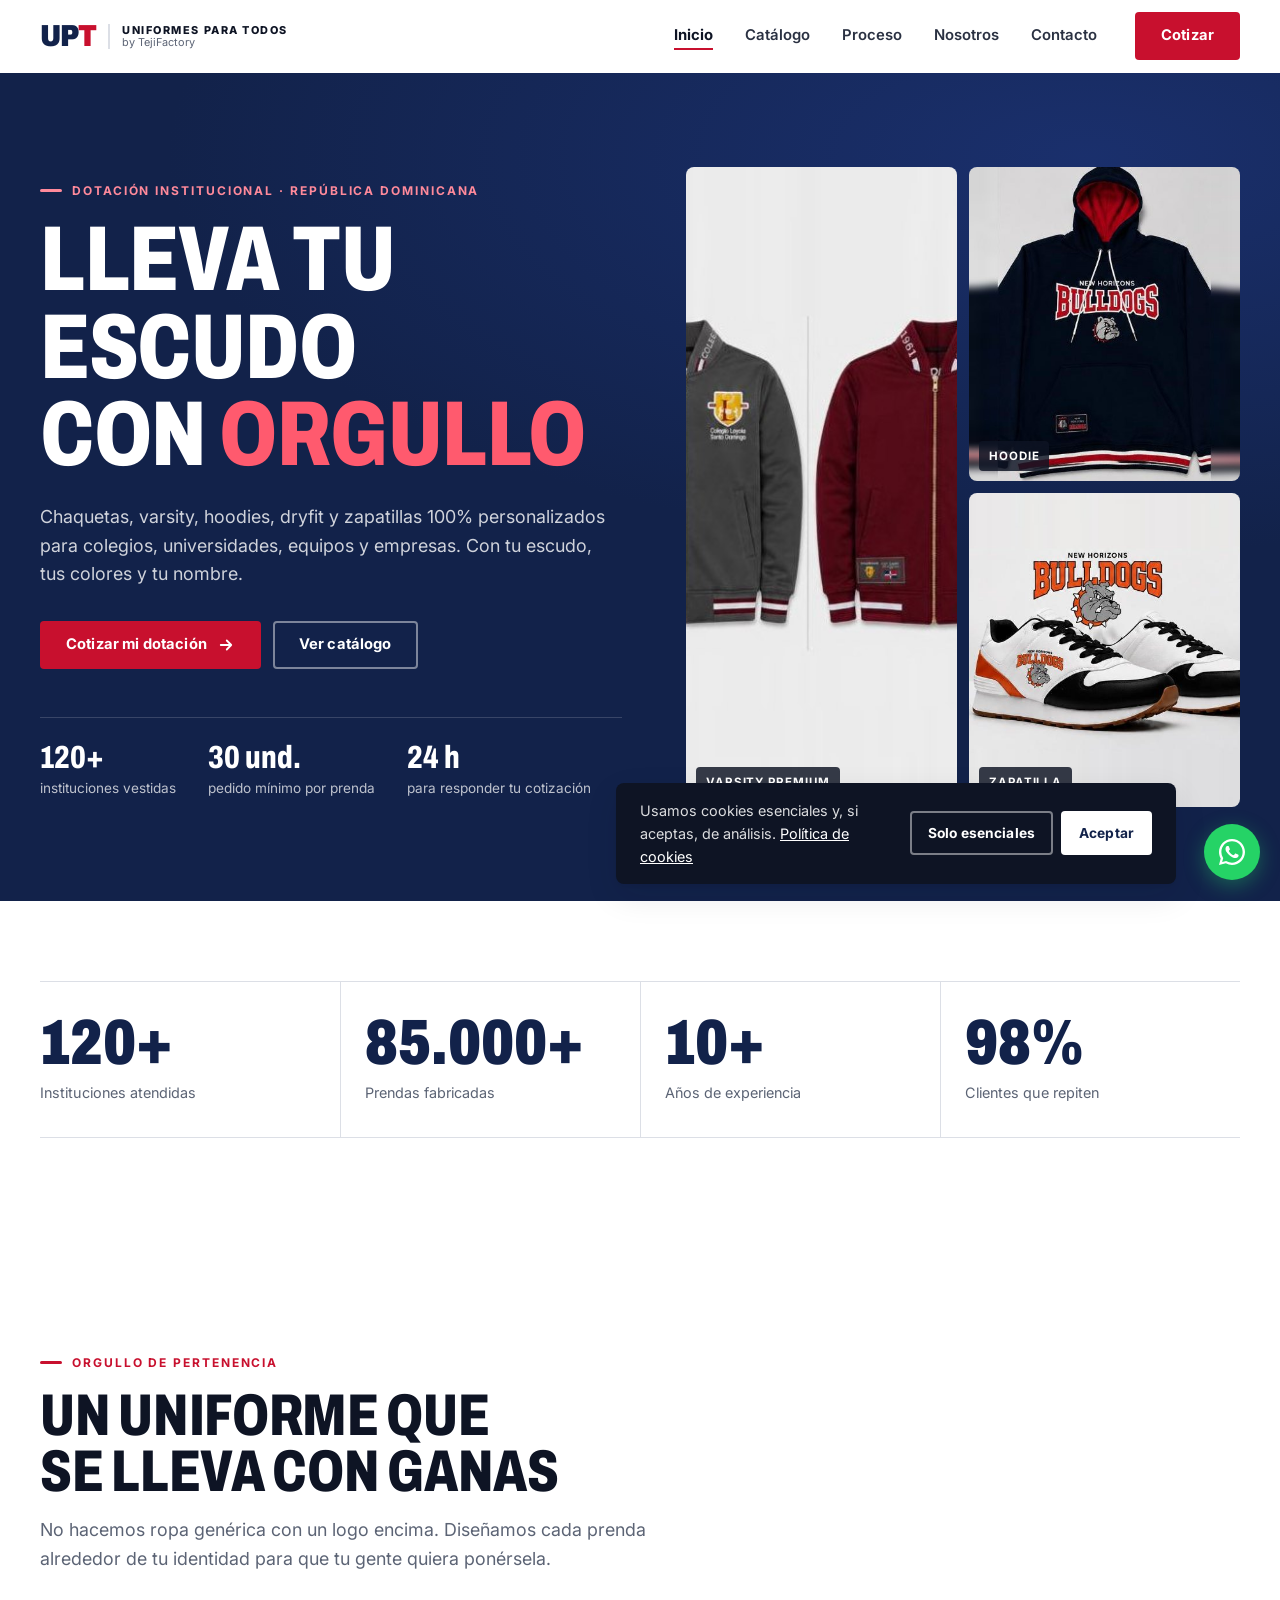
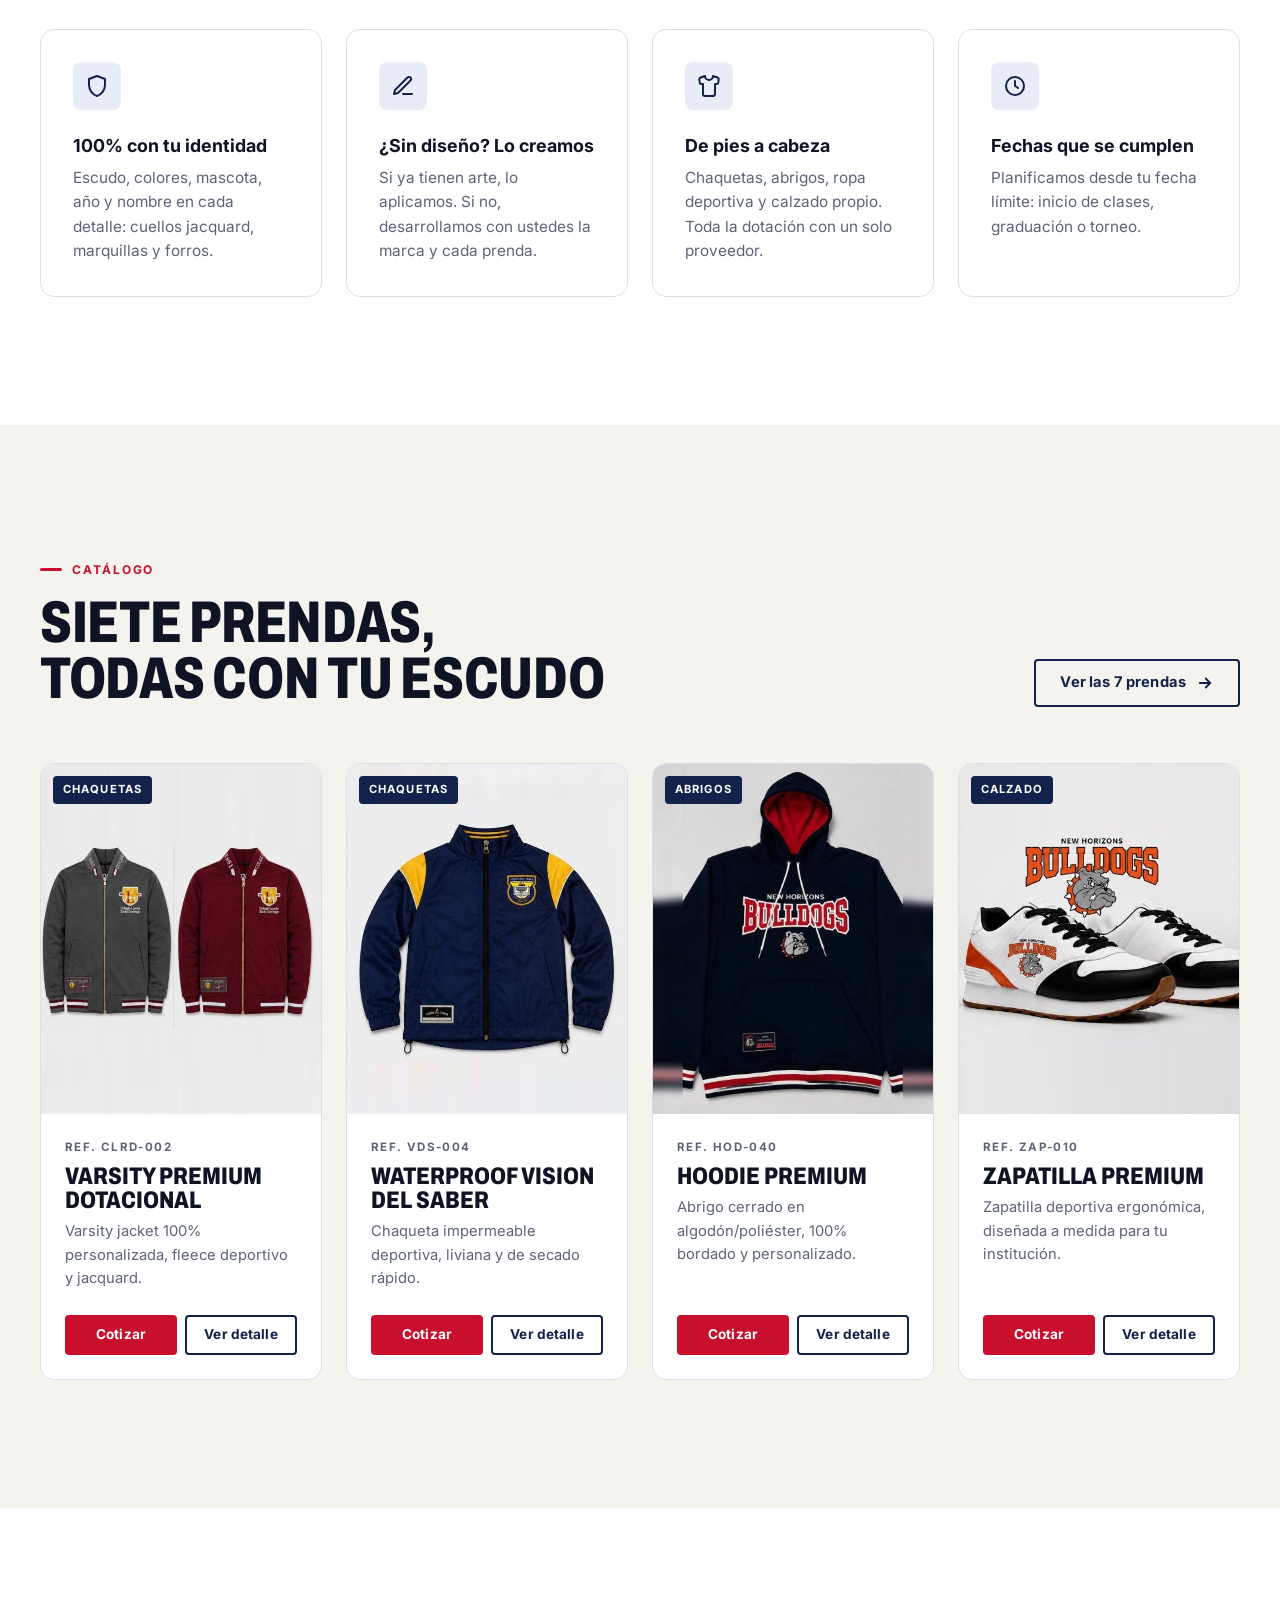
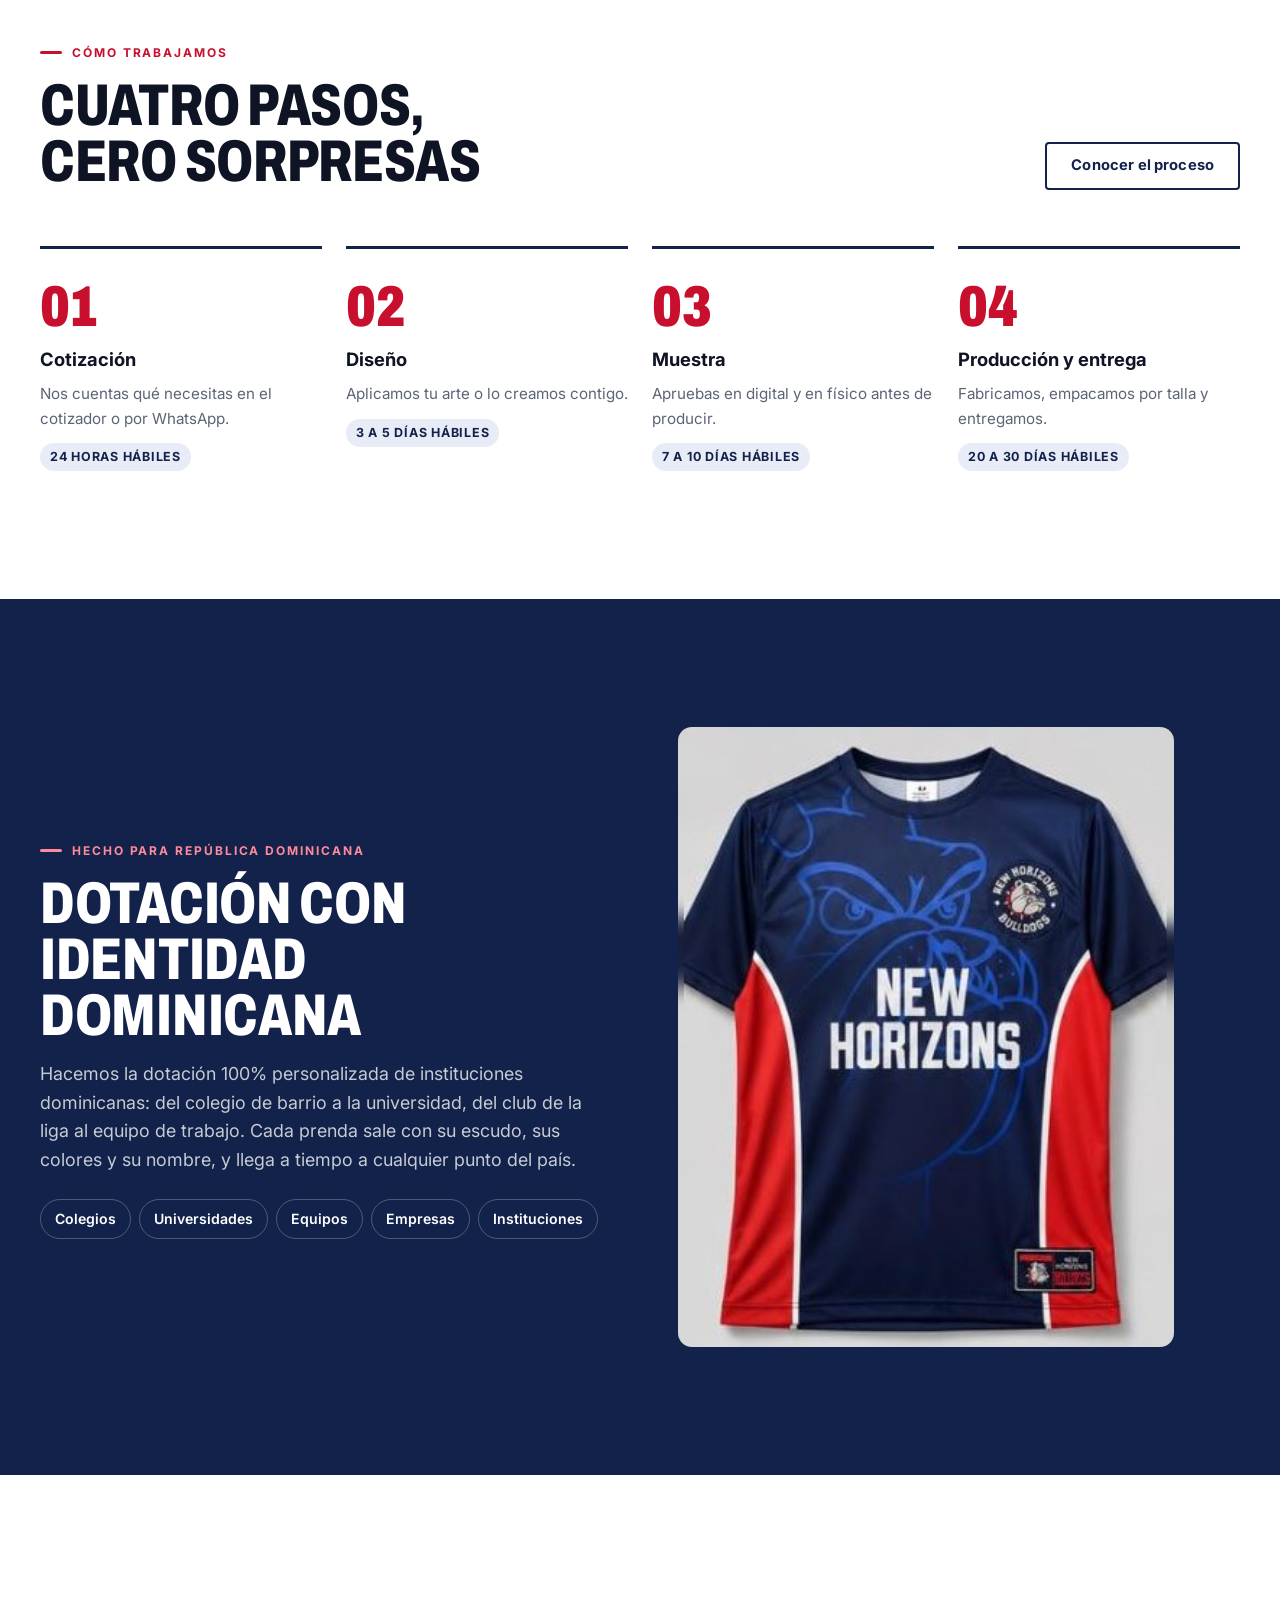
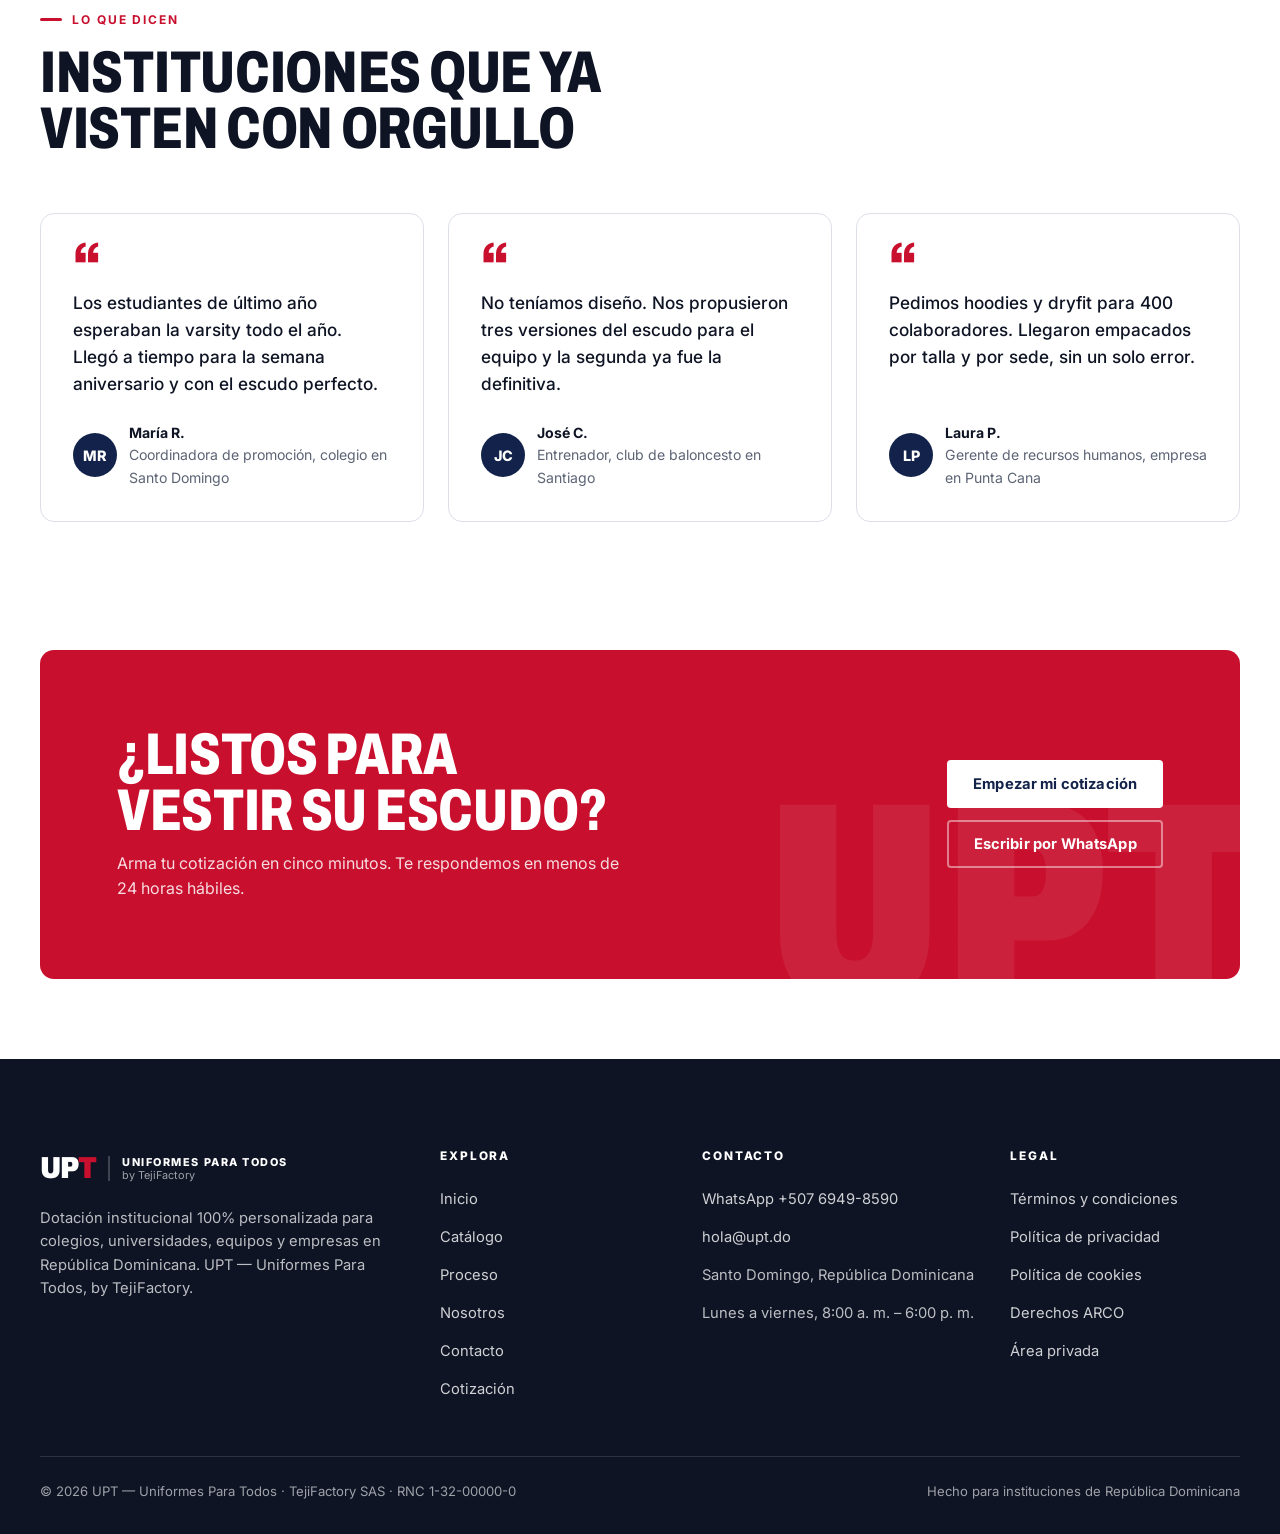
<file: index.html>
<!DOCTYPE html>
<html lang="es">
<head>
  <meta charset="UTF-8">
  <meta name="viewport" content="width=device-width, initial-scale=1">
  <title>UPT — Uniformes Para Todos · Dotación institucional en República Dominicana</title>
  <meta name="description" content="Chaquetas, varsity, hoodies, dryfit y zapatillas 100% personalizados para colegios, universidades, equipos y empresas en República Dominicana. UPT, by TejiFactory.">
  <meta name="theme-color" content="#12224A">
  <meta property="og:title" content="UPT — Uniformes Para Todos">
  <meta property="og:description" content="Dotación institucional 100% personalizada en República Dominicana.">
  <meta property="og:image" content="img/productos/varsity-premium.jpg">
  <link rel="icon" href="data:image/svg+xml,%3Csvg xmlns='http://www.w3.org/2000/svg' viewBox='0 0 64 64'%3E%3Crect width='64' height='64' rx='12' fill='%2312224A'/%3E%3Ctext x='32' y='43' font-family='Arial Black,Arial' font-weight='900' font-size='26' text-anchor='middle' fill='white'%3EUP%3Ctspan fill='%23FF4D63'%3ET%3C/tspan%3E%3C/text%3E%3C/svg%3E">
  <link rel="preconnect" href="https://fonts.googleapis.com">
  <link rel="preconnect" href="https://fonts.gstatic.com" crossorigin>
  <link href="https://fonts.googleapis.com/css2?family=Archivo:wdth,wght@62..125,500..900&family=Inter:wght@400;500;600;700;800&display=swap" rel="stylesheet">
  <link rel="stylesheet" href="css/styles.css">
  <script>document.documentElement.classList.add('js');</script>
</head>
<body data-page="inicio">
<main id="main">

  <section class="hero" aria-labelledby="t-hero">
    <div class="wrap hero-grid">
      <div class="enter">
        <p class="eyebrow" style="color:#FF8A9B">Dotación institucional · República Dominicana</p>
        <h1 id="t-hero">Lleva tu escudo<br>con <em style="color:#FF5A6E">orgullo</em></h1>
        <p class="lead">Chaquetas, varsity, hoodies, dryfit y zapatillas 100% personalizados para colegios, universidades, equipos y empresas. Con tu escudo, tus colores y tu nombre.</p>
        <div class="hero-actions">
          <a href="cotizacion.html" class="btn btn-primary">Cotizar mi dotación <svg class="arrow" viewBox="0 0 24 24" fill="none" stroke="currentColor" stroke-width="2.4" stroke-linecap="round" stroke-linejoin="round" aria-hidden="true"><path d="M5 12h14M13 6l6 6-6 6"/></svg></a>
          <a href="catalogo.html" class="btn btn-ghost-light">Ver catálogo</a>
        </div>
        <div class="hero-facts">
          <div><b data-cfg="cifras.instituciones">120+</b>instituciones vestidas</div>
          <div><b><span data-cfg="pedido.minimo">30</span> und.</b>pedido mínimo por prenda</div>
          <div><b>24 h</b>para responder tu cotización</div>
        </div>
      </div>
      <div class="hero-mosaic enter-tiles">
        <a class="tile tile-tall" href="catalogo.html?producto=varsity-premium"><img src="img/productos/varsity-premium.jpg" alt="Varsity Premium en gris y vino con escudo bordado" width="528" height="660" fetchpriority="high"><span class="tile-tag">Varsity Premium</span></a>
        <a class="tile" href="catalogo.html?producto=hoodie-premium"><img src="img/productos/hoodie-premium.jpg" alt="Hoodie Premium azul marino con bordado frontal" width="425" height="531"><span class="tile-tag">Hoodie</span></a>
        <a class="tile" href="catalogo.html?producto=zapatilla-premium"><img src="img/productos/zapatilla-premium.jpg" alt="Zapatilla Premium blanca y negra con mascota institucional" width="468" height="585"><span class="tile-tag">Zapatilla</span></a>
      </div>
    </div>
  </section>

  <section class="sec-tight" aria-label="UPT en cifras">
    <div class="wrap">
      <div class="stats rv">
        <div class="stat"><b data-cfg="cifras.instituciones">120+</b><span>Instituciones atendidas</span></div>
        <div class="stat"><b data-cfg="cifras.prendas">85.000+</b><span>Prendas fabricadas</span></div>
        <div class="stat"><b data-cfg="cifras.anios">10+</b><span>Años de experiencia</span></div>
        <div class="stat"><b data-cfg="cifras.satisfaccion">98%</b><span>Clientes que repiten</span></div>
      </div>
    </div>
  </section>

  <section class="sec" aria-labelledby="t-valor">
    <div class="wrap">
      <div class="sec-head rv">
        <div>
          <p class="eyebrow">Orgullo de pertenencia</p>
          <h2 class="h2" id="t-valor">Un uniforme que<br>se lleva con ganas</h2>
          <p class="lead">No hacemos ropa genérica con un logo encima. Diseñamos cada prenda alrededor de tu identidad para que tu gente quiera ponérsela.</p>
        </div>
      </div>
      <div class="grid-4">
        <div class="card rv"><div class="card-ico"><svg viewBox="0 0 24 24" fill="none" stroke="currentColor" stroke-width="2" stroke-linecap="round" stroke-linejoin="round" aria-hidden="true"><path d="M12 2l8 3v6c0 5-3.5 9.5-8 11-4.5-1.5-8-6-8-11V5l8-3z"/></svg></div><h3>100% con tu identidad</h3><p>Escudo, colores, mascota, año y nombre en cada detalle: cuellos jacquard, marquillas y forros.</p></div>
        <div class="card rv rv-d1"><div class="card-ico"><svg viewBox="0 0 24 24" fill="none" stroke="currentColor" stroke-width="2" stroke-linecap="round" stroke-linejoin="round" aria-hidden="true"><path d="M12 20h9"/><path d="M16.5 3.5a2.121 2.121 0 0 1 3 3L7 19l-4 1 1-4L16.5 3.5z"/></svg></div><h3>¿Sin diseño? Lo creamos</h3><p>Si ya tienen arte, lo aplicamos. Si no, desarrollamos con ustedes la marca y cada prenda.</p></div>
        <div class="card rv rv-d2"><div class="card-ico"><svg viewBox="0 0 24 24" fill="none" stroke="currentColor" stroke-width="2" stroke-linecap="round" stroke-linejoin="round" aria-hidden="true"><path d="M20.38 3.46L16 2a4 4 0 0 1-8 0L3.62 3.46a2 2 0 0 0-1.34 2.23l.58 3.47a1 1 0 0 0 .99.84H6v10c0 1.1.9 2 2 2h8a2 2 0 0 0 2-2V10h2.15a1 1 0 0 0 .99-.84l.58-3.47a2 2 0 0 0-1.34-2.23z"/></svg></div><h3>De pies a cabeza</h3><p>Chaquetas, abrigos, ropa deportiva y calzado propio. Toda la dotación con un solo proveedor.</p></div>
        <div class="card rv rv-d3"><div class="card-ico"><svg viewBox="0 0 24 24" fill="none" stroke="currentColor" stroke-width="2" stroke-linecap="round" stroke-linejoin="round" aria-hidden="true"><circle cx="12" cy="12" r="9"/><polyline points="12 7 12 12 15 14"/></svg></div><h3>Fechas que se cumplen</h3><p>Planificamos desde tu fecha límite: inicio de clases, graduación o torneo.</p></div>
      </div>
    </div>
  </section>

  <section class="sec bg-hueso" aria-labelledby="t-cat">
    <div class="wrap">
      <div class="sec-head rv">
        <div>
          <p class="eyebrow">Catálogo</p>
          <h2 class="h2" id="t-cat">Siete prendas,<br>todas con tu escudo</h2>
        </div>
        <a href="catalogo.html" class="btn btn-secondary">Ver las 7 prendas <svg class="arrow" viewBox="0 0 24 24" fill="none" stroke="currentColor" stroke-width="2.4" stroke-linecap="round" stroke-linejoin="round" aria-hidden="true"><path d="M5 12h14M13 6l6 6-6 6"/></svg></a>
      </div>
      <div class="prod-grid" id="previewGrid"></div>
    </div>
  </section>

  <section class="sec" aria-labelledby="t-proc">
    <div class="wrap">
      <div class="sec-head rv">
        <div>
          <p class="eyebrow">Cómo trabajamos</p>
          <h2 class="h2" id="t-proc">Cuatro pasos,<br>cero sorpresas</h2>
        </div>
        <a href="proceso.html" class="btn btn-secondary">Conocer el proceso</a>
      </div>
      <ol class="steps" style="list-style:none">
        <li class="step rv"><div class="step-n">01</div><h3>Cotización</h3><p>Nos cuentas qué necesitas en el cotizador o por WhatsApp.</p><span class="step-time" data-cfg="pedido.respuesta">24 horas hábiles</span></li>
        <li class="step rv rv-d1"><div class="step-n">02</div><h3>Diseño</h3><p>Aplicamos tu arte o lo creamos contigo.</p><span class="step-time" data-cfg="pedido.diseno">3 a 5 días hábiles</span></li>
        <li class="step rv rv-d2"><div class="step-n">03</div><h3>Muestra</h3><p>Apruebas en digital y en físico antes de producir.</p><span class="step-time" data-cfg="pedido.muestra">7 a 10 días hábiles</span></li>
        <li class="step rv rv-d3"><div class="step-n">04</div><h3>Producción y entrega</h3><p>Fabricamos, empacamos por talla y entregamos.</p><span class="step-time" data-cfg="pedido.produccion">20 a 30 días hábiles</span></li>
      </ol>
    </div>
  </section>

  <section class="sec bg-azul on-dark" aria-labelledby="t-rd">
    <div class="wrap split">
      <div class="rv">
        <p class="eyebrow">Hecho para República Dominicana</p>
        <h2 class="h2" id="t-rd">Dotación con<br>identidad dominicana</h2>
        <p class="lead" style="margin-top:16px">Hacemos la dotación 100% personalizada de instituciones dominicanas: del colegio de barrio a la universidad, del club de la liga al equipo de trabajo. Cada prenda sale con su escudo, sus colores y su nombre, y llega a tiempo a cualquier punto del país.</p>
        <div class="paises" aria-label="Tipos de cliente">
          <span class="pais">Colegios</span><span class="pais">Universidades</span><span class="pais">Equipos</span><span class="pais">Empresas</span><span class="pais">Instituciones</span>
        </div>
      </div>
      <div class="split-media rv rv-d1" style="aspect-ratio:4/5;max-height:620px">
        <img src="img/productos/sueter-dryfit-premium.jpg" alt="Suéter Dryfit Premium sublimado con la mascota de la institución" width="343" height="429" loading="lazy">
      </div>
    </div>
  </section>

  <section class="sec" aria-labelledby="t-test">
    <div class="wrap">
      <div class="sec-head rv">
        <div>
          <p class="eyebrow">Lo que dicen</p>
          <h2 class="h2" id="t-test">Instituciones que ya<br>visten con orgullo</h2>
        </div>
      </div>
      <div class="grid-3">
        <figure class="card quote rv"><blockquote>Los estudiantes de último año esperaban la varsity todo el año. Llegó a tiempo para la semana aniversario y con el escudo perfecto.</blockquote><figcaption><span class="avatar" aria-hidden="true">MR</span><span><b>María R.</b>Coordinadora de promoción, colegio en Santo Domingo</span></figcaption></figure>
        <figure class="card quote rv rv-d1"><blockquote>No teníamos diseño. Nos propusieron tres versiones del escudo para el equipo y la segunda ya fue la definitiva.</blockquote><figcaption><span class="avatar" aria-hidden="true">JC</span><span><b>José C.</b>Entrenador, club de baloncesto en Santiago</span></figcaption></figure>
        <figure class="card quote rv rv-d2"><blockquote>Pedimos hoodies y dryfit para 400 colaboradores. Llegaron empacados por talla y por sede, sin un solo error.</blockquote><figcaption><span class="avatar" aria-hidden="true">LP</span><span><b>Laura P.</b>Gerente de recursos humanos, empresa en Punta Cana</span></figcaption></figure>
      </div>
    </div>
  </section>

  <section class="sec-tight" style="padding-top:0" aria-labelledby="t-cta">
    <div class="wrap">
      <div class="cta rv">
        <div>
          <h2 class="h2" id="t-cta">¿Listos para<br>vestir su escudo?</h2>
          <p>Arma tu cotización en cinco minutos. Te respondemos en menos de <span data-cfg="pedido.respuesta">24 horas hábiles</span>.</p>
        </div>
        <div class="cta-actions">
          <a href="cotizacion.html" class="btn btn-light">Empezar mi cotización</a>
          <a href="#" data-wa target="_blank" rel="noopener" class="btn btn-ghost-light">Escribir por WhatsApp</a>
        </div>
      </div>
    </div>
  </section>

</main>
<script src="js/config.js"></script>
<script src="js/productos.js"></script>
<script src="js/layout.js"></script>
<script>
  (function () {
    var pick = ['varsity-premium', 'waterproof-vision-del-saber', 'hoodie-premium', 'zapatilla-premium'];
    document.getElementById('previewGrid').innerHTML = pick.map(function (s, i) { return window.uptCard(window.uptProducto(s), 'rv' + (i ? ' rv-d' + Math.min(i, 3) : '')); }).join('');
  })();
</script>
</body>
</html>
</file>
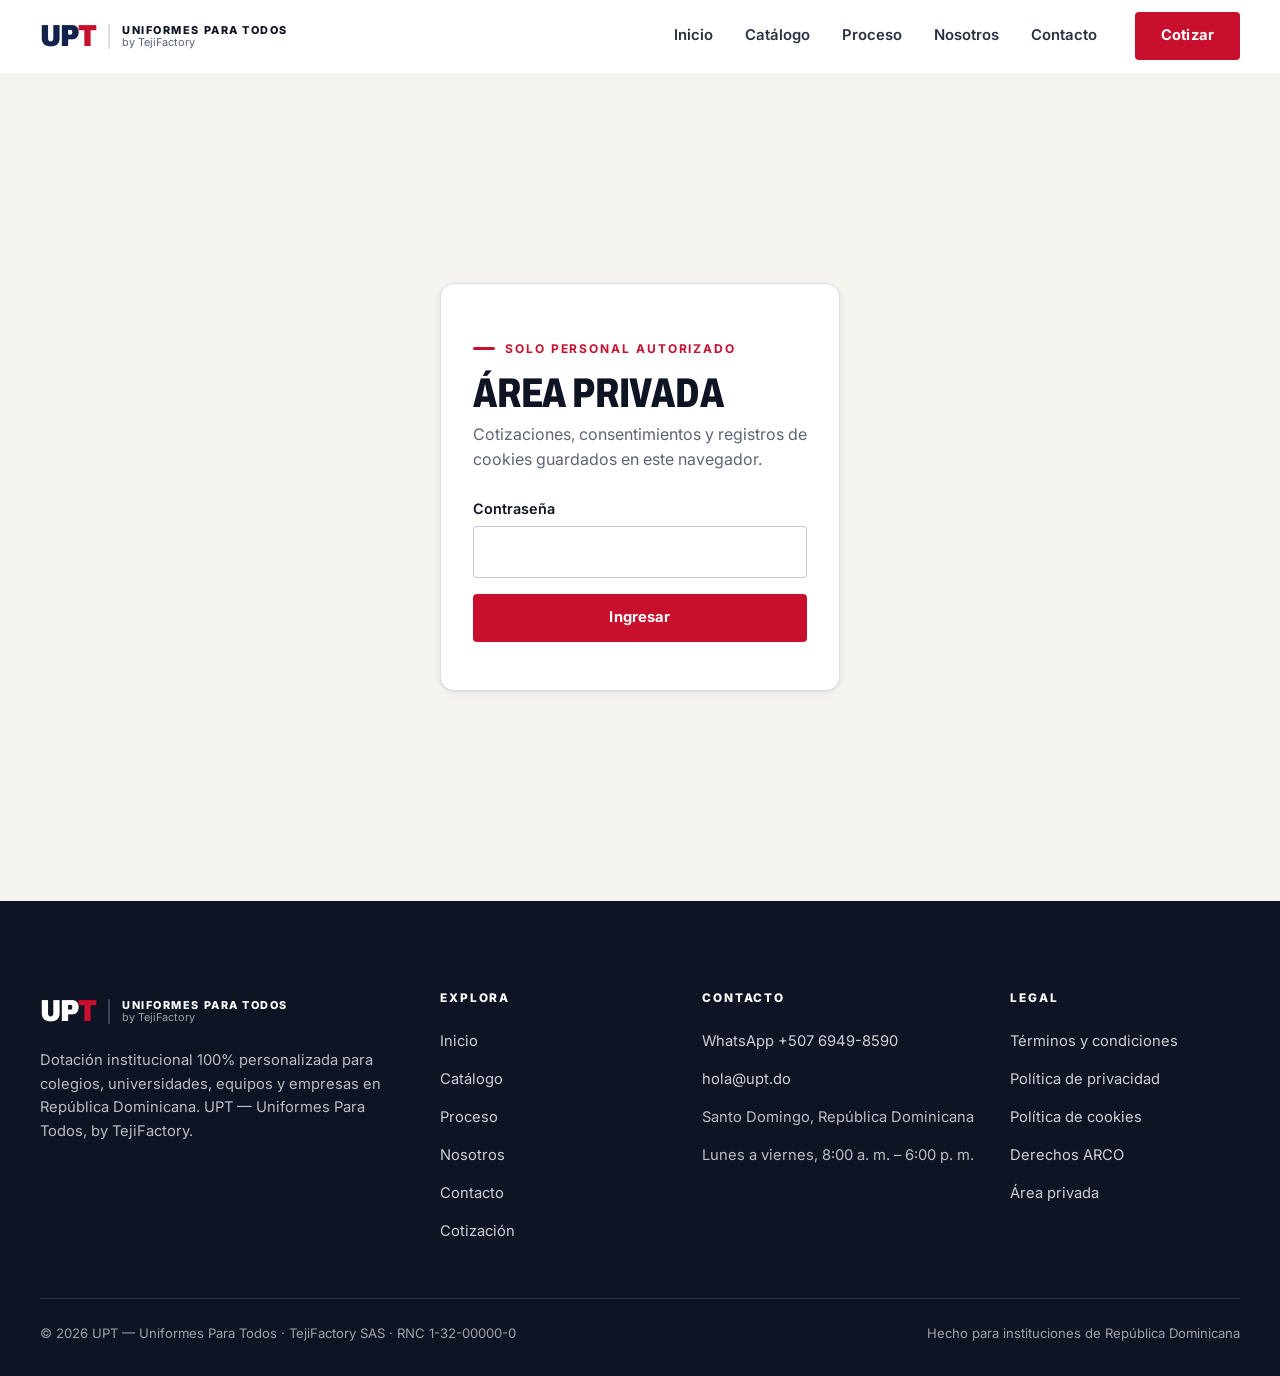
<file: admin.html>
<!DOCTYPE html>
<html lang="es">
<head>
  <meta charset="UTF-8">
  <meta name="viewport" content="width=device-width, initial-scale=1">
  <title>Área privada · UPT — Uniformes Para Todos</title>
  <meta name="description" content="Panel interno de UPT: cotizaciones, consentimientos y registros de cookies.">
  <meta name="robots" content="noindex, nofollow">
  <meta name="theme-color" content="#12224A">
  <link rel="icon" href="data:image/svg+xml,%3Csvg xmlns='http://www.w3.org/2000/svg' viewBox='0 0 64 64'%3E%3Crect width='64' height='64' rx='12' fill='%2312224A'/%3E%3Ctext x='32' y='43' font-family='Arial Black,Arial' font-weight='900' font-size='26' text-anchor='middle' fill='white'%3EUP%3Ctspan fill='%23FF4D63'%3ET%3C/tspan%3E%3C/text%3E%3C/svg%3E">
  <link rel="preconnect" href="https://fonts.googleapis.com">
  <link rel="preconnect" href="https://fonts.gstatic.com" crossorigin>
  <link href="https://fonts.googleapis.com/css2?family=Archivo:wdth,wght@62..125,500..900&family=Inter:wght@400;500;600;700;800&display=swap" rel="stylesheet">
  <link rel="stylesheet" href="css/styles.css">
  <script>document.documentElement.classList.add('js');</script>
</head>
<body data-page="admin">
<main id="main">
  <div class="admin-login" id="login">
    <form class="admin-box" id="loginForm" novalidate>
      <p class="eyebrow">Solo personal autorizado</p>
      <h1>Área privada</h1>
      <p class="muted" style="margin-bottom:24px">Cotizaciones, consentimientos y registros de cookies guardados en este navegador.</p>
      <div class="field" id="passField">
        <label for="pass">Contraseña</label>
        <input type="password" id="pass" autocomplete="current-password">
        <span class="err" id="pass-err">Contraseña incorrecta. Inténtalo de nuevo.</span>
      </div>
      <button type="submit" class="btn btn-primary btn-block">Ingresar</button>
    </form>
  </div>

  <section class="sec-tight" id="panel" hidden>
    <div class="wrap">
      <div class="admin-bar">
        <div>
          <p class="eyebrow">Panel UPT</p>
          <h1 class="h2">Registros del sitio</h1>
          <p class="muted" id="resumen" style="margin-top:8px"></p>
        </div>
        <div class="hero-actions">
          <button type="button" class="btn btn-secondary btn-sm" id="exportar">Exportar CSV</button>
          <button type="button" class="btn btn-secondary btn-sm" id="borrar">Borrar datos de prueba</button>
          <button type="button" class="btn btn-primary btn-sm" id="salir">Cerrar sesión</button>
        </div>
      </div>
      <div class="tabs" role="tablist" aria-label="Tipo de registro">
        <button class="tab" role="tab" id="tab-cot" aria-controls="p-cot" aria-selected="true">Cotizaciones</button>
        <button class="tab" role="tab" id="tab-cons" aria-controls="p-cons" aria-selected="false" tabindex="-1">Consentimientos</button>
        <button class="tab" role="tab" id="tab-ck" aria-controls="p-ck" aria-selected="false" tabindex="-1">Cookies</button>
      </div>
      <div role="tabpanel" id="p-cot" aria-labelledby="tab-cot"><div class="tbl-wrap"><table class="tbl"><thead><tr><th>Referencia</th><th>Fecha</th><th>Institución</th><th>Tipo</th><th>Contacto</th><th>Prendas</th><th>Total</th><th>Diseño</th><th>Logo en</th><th>Fecha deseada</th></tr></thead><tbody id="tb-cot"></tbody></table></div></div>
      <div role="tabpanel" id="p-cons" aria-labelledby="tab-cons" hidden><div class="tbl-wrap"><table class="tbl"><thead><tr><th>Fecha</th><th>Referencia</th><th>Nombre</th><th>Correo</th><th>Institución</th><th>Términos</th><th>Privacidad</th><th>Versiones</th></tr></thead><tbody id="tb-cons"></tbody></table></div></div>
      <div role="tabpanel" id="p-ck" aria-labelledby="tab-ck" hidden><div class="tbl-wrap"><table class="tbl"><thead><tr><th>Fecha</th><th>Decisión</th></tr></thead><tbody id="tb-ck"></tbody></table></div></div>
      <p class="note"><strong>Prototipo:</strong> los datos viven en el localStorage de este navegador. En producción irán a un servidor. Cambia la contraseña en <code>js/config.js</code> antes de publicar.</p>
    </div>
  </section>
</main>
<script src="js/config.js"></script>
<script src="js/productos.js"></script>
<script src="js/layout.js"></script>
<script src="js/admin.js"></script>
</body>
</html>
</file>
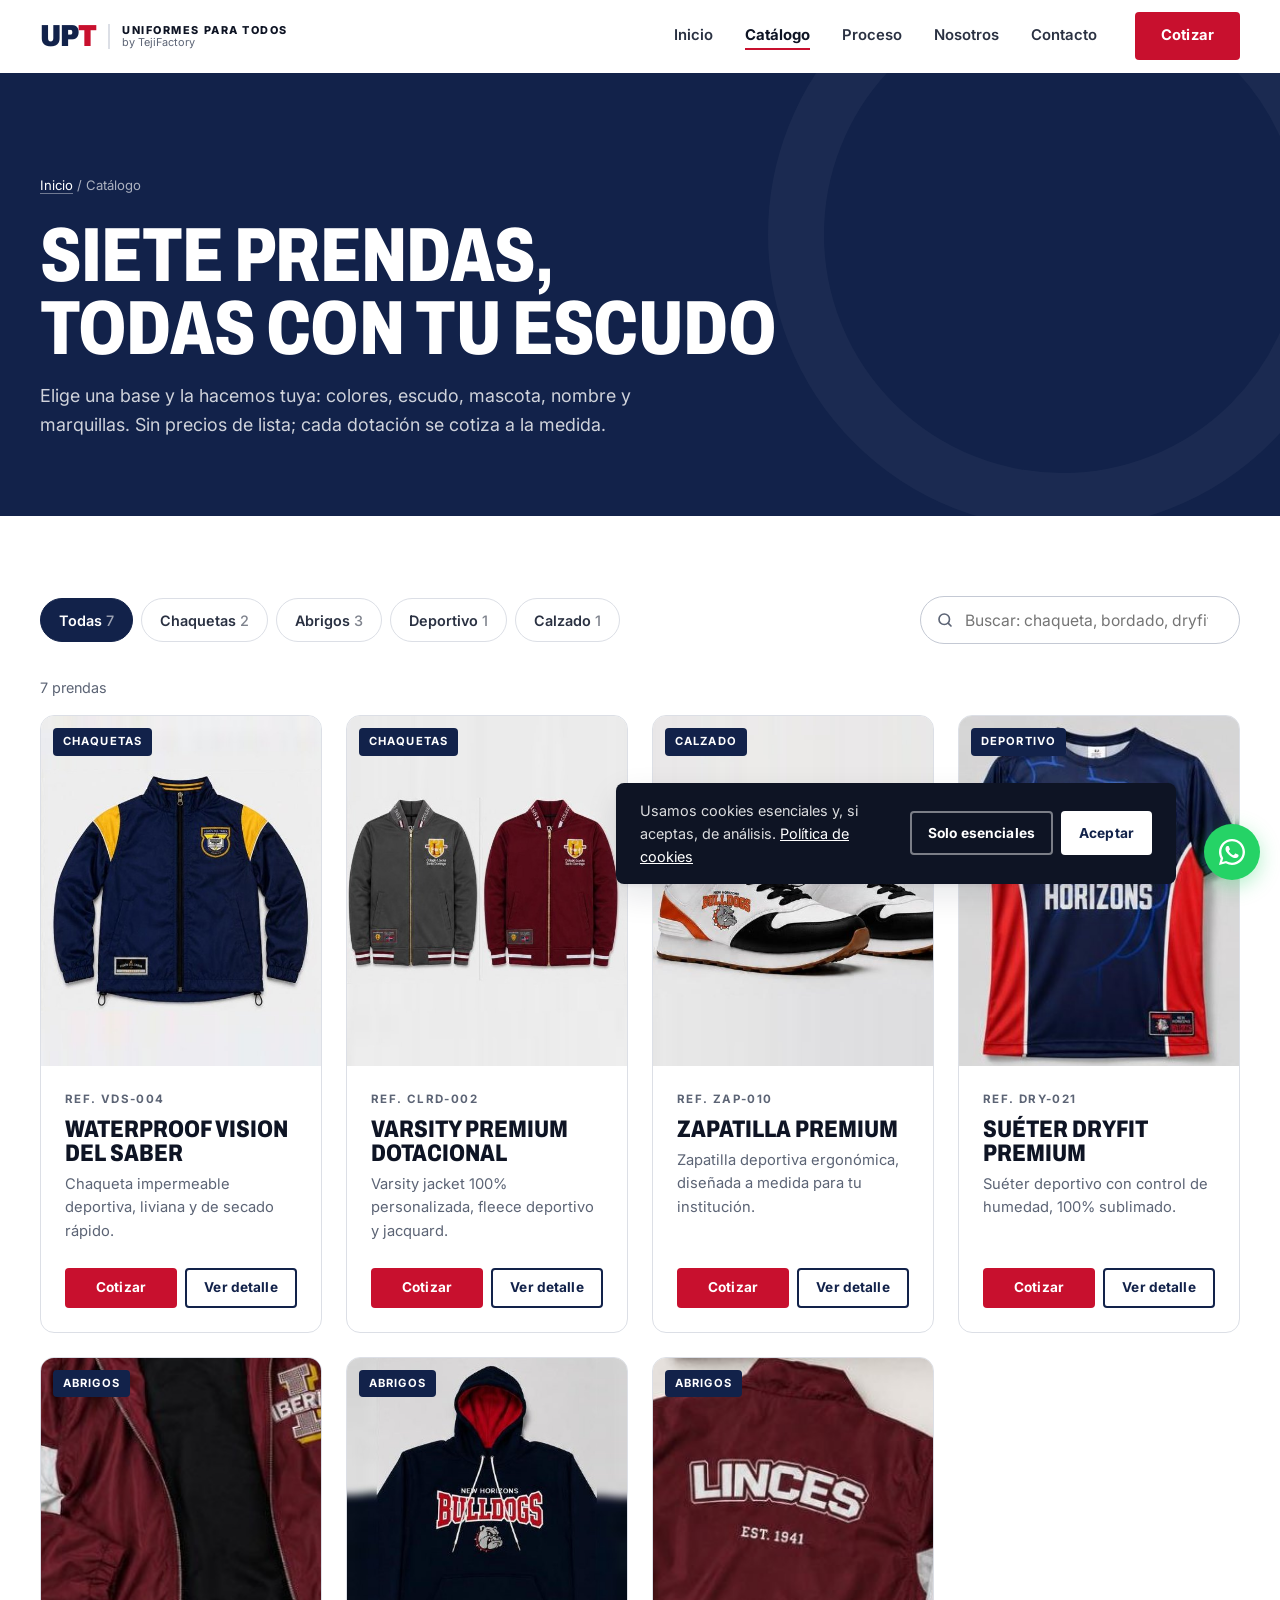
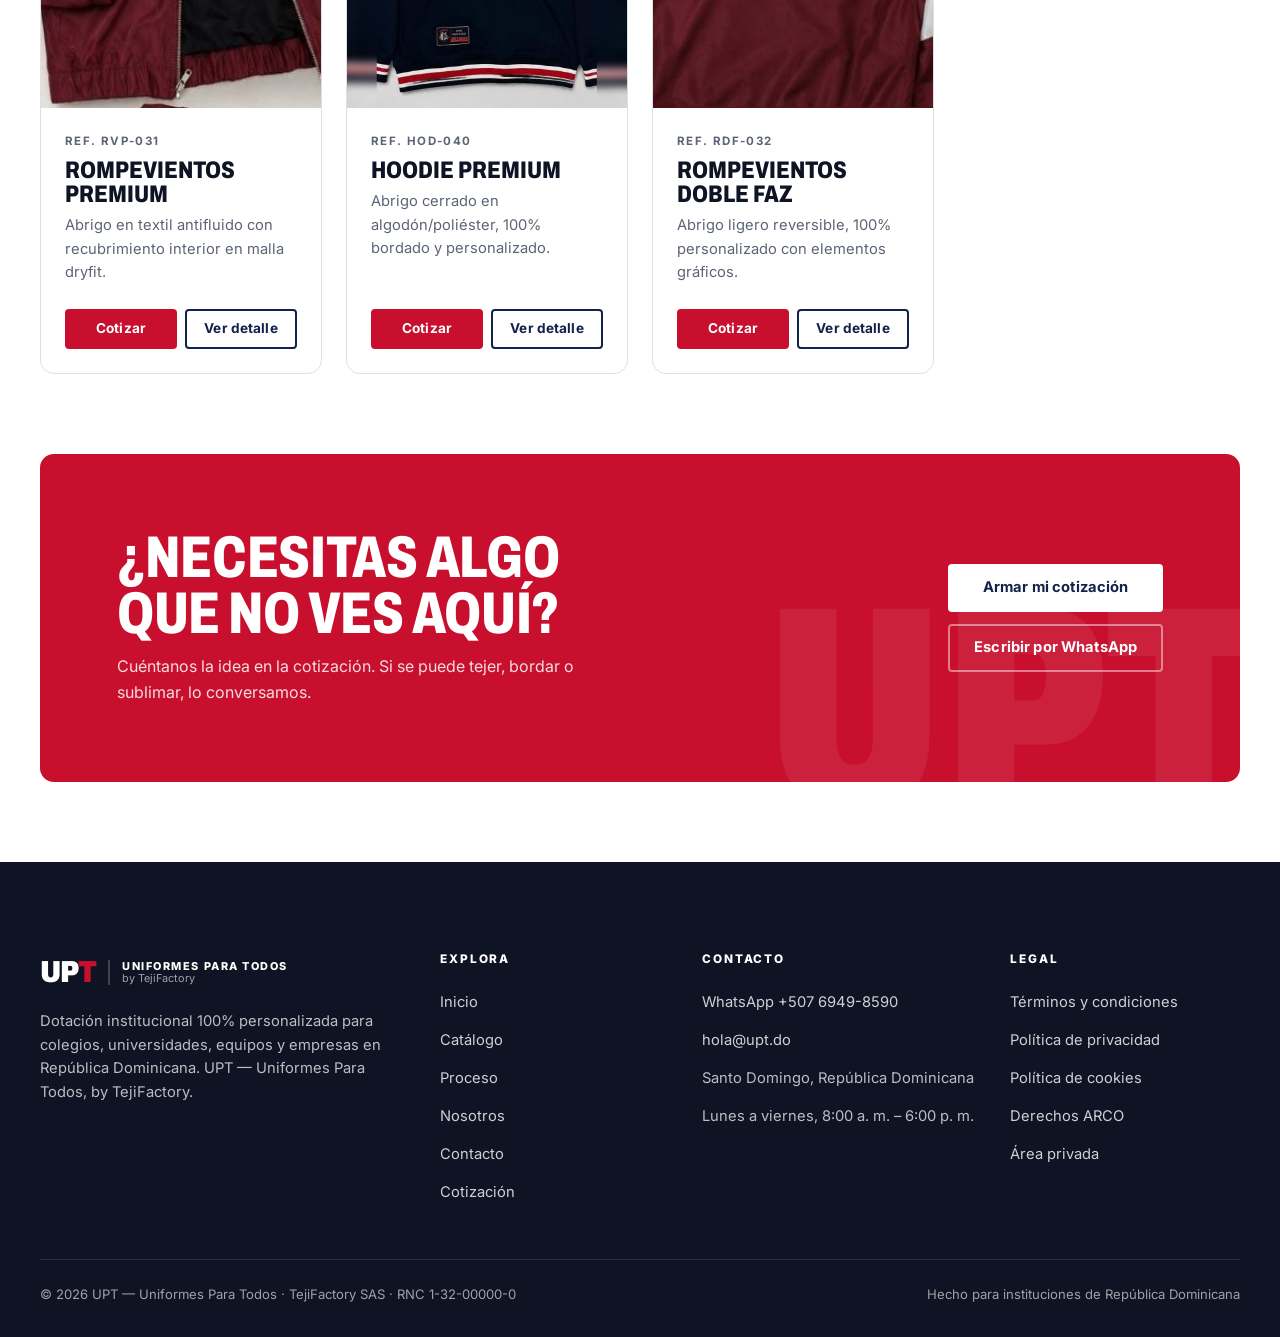
<file: catalogo.html>
<!DOCTYPE html>
<html lang="es">
<head>
  <meta charset="UTF-8">
  <meta name="viewport" content="width=device-width, initial-scale=1">
  <title>Catálogo · UPT — Uniformes Para Todos</title>
  <meta name="description" content="Chaquetas, abrigos, ropa deportiva y calzado 100% personalizados para colegios, universidades, equipos y empresas en República Dominicana.">
  <meta name="theme-color" content="#12224A">
  <meta property="og:title" content="Catálogo · UPT">
  <meta property="og:description" content="Siete prendas, todas con tu escudo.">
  <meta property="og:image" content="img/productos/hoodie-premium.jpg">
  <link rel="icon" href="data:image/svg+xml,%3Csvg xmlns='http://www.w3.org/2000/svg' viewBox='0 0 64 64'%3E%3Crect width='64' height='64' rx='12' fill='%2312224A'/%3E%3Ctext x='32' y='43' font-family='Arial Black,Arial' font-weight='900' font-size='26' text-anchor='middle' fill='white'%3EUP%3Ctspan fill='%23FF4D63'%3ET%3C/tspan%3E%3C/text%3E%3C/svg%3E">
  <link rel="preconnect" href="https://fonts.googleapis.com">
  <link rel="preconnect" href="https://fonts.gstatic.com" crossorigin>
  <link href="https://fonts.googleapis.com/css2?family=Archivo:wdth,wght@62..125,500..900&family=Inter:wght@400;500;600;700;800&display=swap" rel="stylesheet">
  <link rel="stylesheet" href="css/styles.css">
  <script>document.documentElement.classList.add('js');</script>
</head>
<body data-page="catalogo">
<main id="main">
  <div id="vistaLista">
    <section class="page-hero">
      <div class="wrap enter">
        <p class="crumbs"><a href="index.html">Inicio</a> / Catálogo</p>
        <h1>Siete prendas,<br>todas con tu escudo</h1>
        <p class="lead">Elige una base y la hacemos tuya: colores, escudo, mascota, nombre y marquillas. Sin precios de lista; cada dotación se cotiza a la medida.</p>
      </div>
    </section>
    <section class="sec-tight">
      <div class="wrap">
        <p class="alert" id="noEncontrado" hidden>No encontramos esa prenda. Estas son todas las que tenemos.</p>
        <div class="toolbar">
          <div class="chips" id="chips" role="group" aria-label="Filtrar por categoría"></div>
          <form class="search" id="formBuscar" role="search">
            <label for="buscar" class="sr-only">Buscar prendas</label>
            <svg viewBox="0 0 24 24" fill="none" stroke="currentColor" stroke-width="2.2" stroke-linecap="round" aria-hidden="true"><circle cx="11" cy="11" r="7"/><path d="m20 20-3.5-3.5"/></svg>
            <input type="search" id="buscar" placeholder="Buscar: chaqueta, bordado, dryfit…" autocomplete="off">
          </form>
        </div>
        <p class="result-count" id="resCount" aria-live="polite"></p>
        <div class="prod-grid" id="catGrid"></div>
      </div>
    </section>
    <section class="sec-tight" style="padding-top:0">
      <div class="wrap">
        <div class="cta">
          <div>
            <h2 class="h2">¿Necesitas algo<br>que no ves aquí?</h2>
            <p>Cuéntanos la idea en la cotización. Si se puede tejer, bordar o sublimar, lo conversamos.</p>
          </div>
          <div class="cta-actions">
            <a href="cotizacion.html" class="btn btn-light">Armar mi cotización</a>
            <a href="#" data-wa target="_blank" rel="noopener" class="btn btn-ghost-light">Escribir por WhatsApp</a>
          </div>
        </div>
      </div>
    </section>
  </div>
  <div id="vistaDetalle" hidden></div>
</main>
<script src="js/config.js"></script>
<script src="js/productos.js"></script>
<script src="js/layout.js"></script>
<script src="js/catalogo.js"></script>
</body>
</html>
</file>
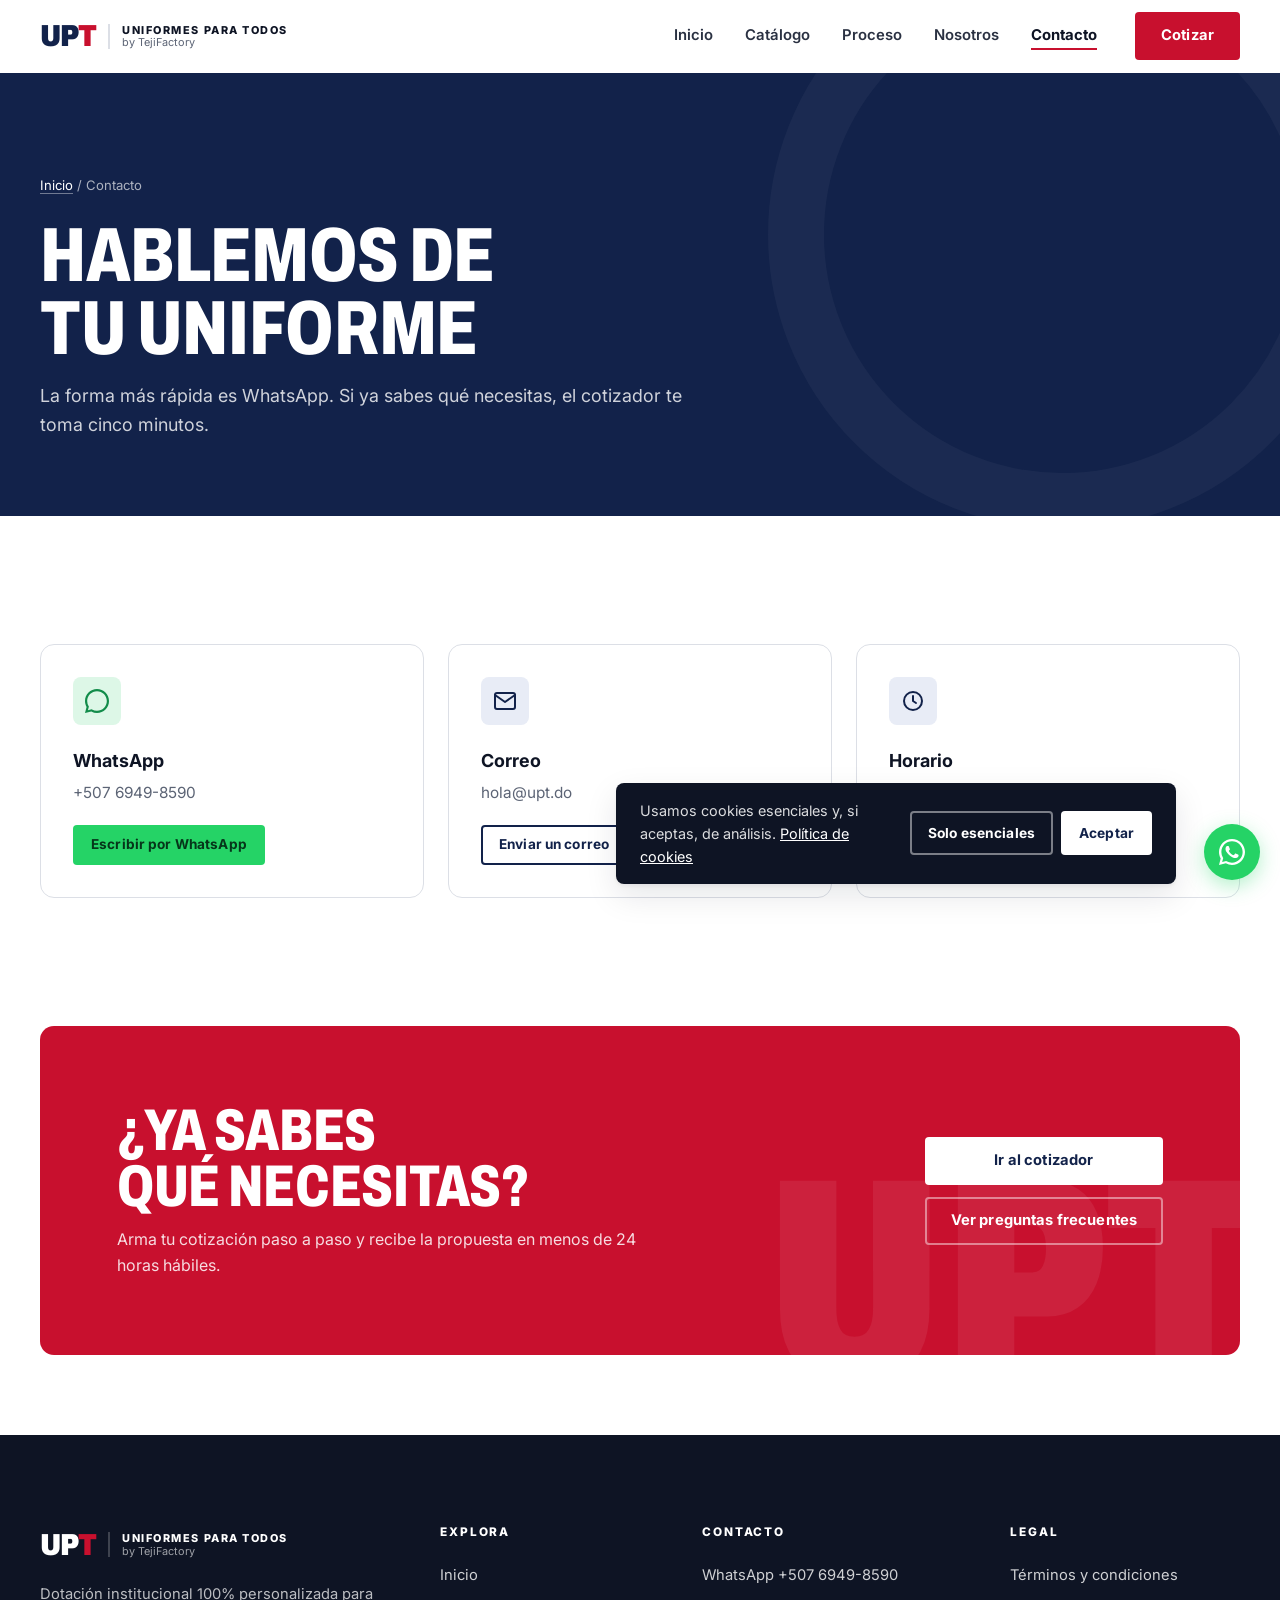
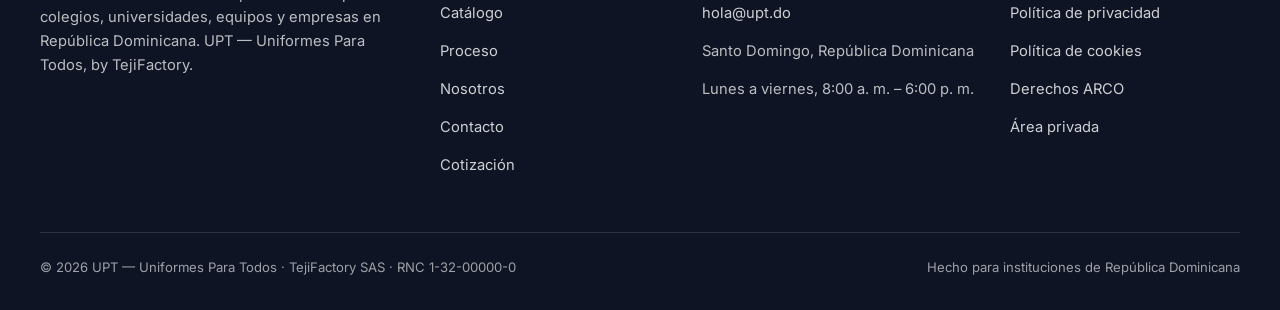
<file: contacto.html>
<!DOCTYPE html>
<html lang="es">
<head>
  <meta charset="UTF-8">
  <meta name="viewport" content="width=device-width, initial-scale=1">
  <title>Contacto · UPT — Uniformes Para Todos</title>
  <meta name="description" content="Escríbenos por WhatsApp o correo. UPT — Uniformes Para Todos, República Dominicana.">
  <meta name="theme-color" content="#12224A">
  <meta property="og:title" content="Contacto · UPT">
  <meta property="og:description" content="Cuatro pasos, cero sorpresas.">
  <meta property="og:image" content="img/productos/rompevientos-doble-faz.jpg">
  <link rel="icon" href="data:image/svg+xml,%3Csvg xmlns='http://www.w3.org/2000/svg' viewBox='0 0 64 64'%3E%3Crect width='64' height='64' rx='12' fill='%2312224A'/%3E%3Ctext x='32' y='43' font-family='Arial Black,Arial' font-weight='900' font-size='26' text-anchor='middle' fill='white'%3EUP%3Ctspan fill='%23FF4D63'%3ET%3C/tspan%3E%3C/text%3E%3C/svg%3E">
  <link rel="preconnect" href="https://fonts.googleapis.com">
  <link rel="preconnect" href="https://fonts.gstatic.com" crossorigin>
  <link href="https://fonts.googleapis.com/css2?family=Archivo:wdth,wght@62..125,500..900&family=Inter:wght@400;500;600;700;800&display=swap" rel="stylesheet">
  <link rel="stylesheet" href="css/styles.css">
  <script>document.documentElement.classList.add('js');</script>
</head>
<body data-page="contacto">
<main id="main">
  <section class="page-hero">
    <div class="wrap enter">
      <p class="crumbs"><a href="index.html">Inicio</a> / Contacto</p>
      <h1>Hablemos de<br>tu uniforme</h1>
      <p class="lead">La forma más rápida es WhatsApp. Si ya sabes qué necesitas, el cotizador te toma cinco minutos.</p>
    </div>
  </section>
  <section class="sec">
    <div class="wrap">
      <div class="grid-3">
        <div class="card rv"><div class="card-ico" style="background:#DDF7E7;color:#128C4A"><svg viewBox="0 0 24 24" fill="currentColor" aria-hidden="true"><path d="M12 0C5.373 0 0 5.373 0 12c0 2.14.563 4.148 1.549 5.886L0 24l6.302-1.526A11.934 11.934 0 0012 24c6.627 0 12-5.373 12-12S18.627 0 12 0zm0 21.818a9.797 9.797 0 01-5.001-1.372l-.359-.214-3.72.976.994-3.636-.234-.373A9.78 9.78 0 012.182 12C2.182 6.57 6.57 2.182 12 2.182S21.818 6.57 21.818 12 17.43 21.818 12 21.818z"/></svg></div><h3>WhatsApp</h3><p data-cfg="contacto.whatsappVisible">+1 (809) 555-0142</p><a href="#" data-wa target="_blank" rel="noopener" class="btn btn-wa btn-sm" style="margin-top:20px">Escribir por WhatsApp</a></div>
        <div class="card rv rv-d1"><div class="card-ico"><svg viewBox="0 0 24 24" fill="none" stroke="currentColor" stroke-width="2" stroke-linecap="round" stroke-linejoin="round" aria-hidden="true"><rect x="2" y="4" width="20" height="16" rx="2"/><path d="m22 6-10 7L2 6"/></svg></div><h3>Correo</h3><p data-cfg="contacto.correo">hola@upt.do</p><a href="mailto:hola@upt.do" id="mailBtn" class="btn btn-secondary btn-sm" style="margin-top:20px">Enviar un correo</a></div>
        <div class="card rv rv-d2"><div class="card-ico"><svg viewBox="0 0 24 24" fill="none" stroke="currentColor" stroke-width="2" stroke-linecap="round" stroke-linejoin="round" aria-hidden="true"><circle cx="12" cy="12" r="9"/><polyline points="12 7 12 12 15 14"/></svg></div><h3>Horario</h3><p data-cfg="contacto.horario">Lunes a viernes, 8:00 a. m. – 6:00 p. m.</p><p style="margin-top:8px" data-cfg="contacto.ciudad">Santo Domingo, República Dominicana</p></div>
      </div>
    </div>
  </section>
  <section class="sec-tight" style="padding-top:0">
    <div class="wrap">
      <div class="cta rv">
        <div><h2 class="h2">¿Ya sabes<br>qué necesitas?</h2><p>Arma tu cotización paso a paso y recibe la propuesta en menos de <span data-cfg="pedido.respuesta">24 horas hábiles</span>.</p></div>
        <div class="cta-actions"><a href="cotizacion.html" class="btn btn-light">Ir al cotizador</a><a href="cotizacion.html#preguntas" class="btn btn-ghost-light">Ver preguntas frecuentes</a></div>
      </div>
    </div>
  </section>
  <script>document.addEventListener('DOMContentLoaded',function(){document.getElementById('mailBtn').href='mailto:'+UPT_CONFIG.contacto.correo;});</script>
</main>
<script src="js/config.js"></script>
<script src="js/productos.js"></script>
<script src="js/layout.js"></script>
</body>
</html>
</file>
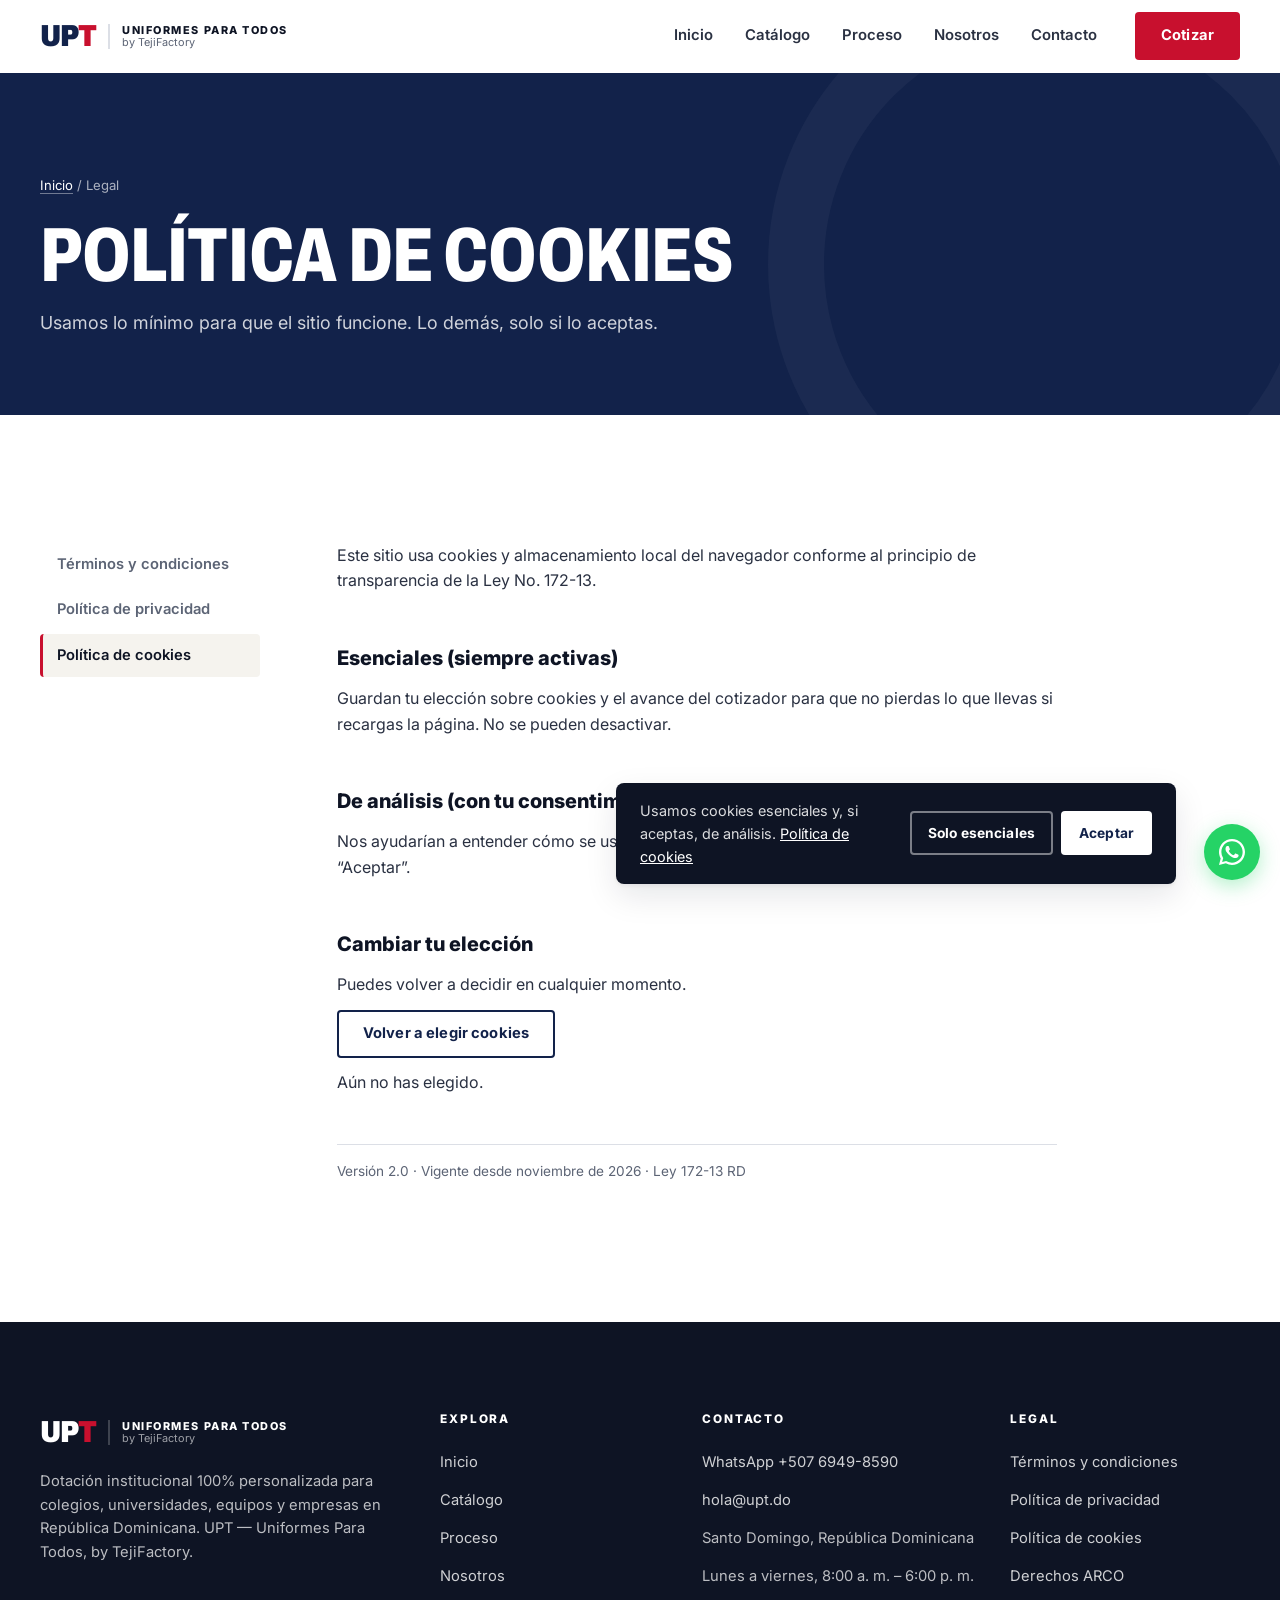
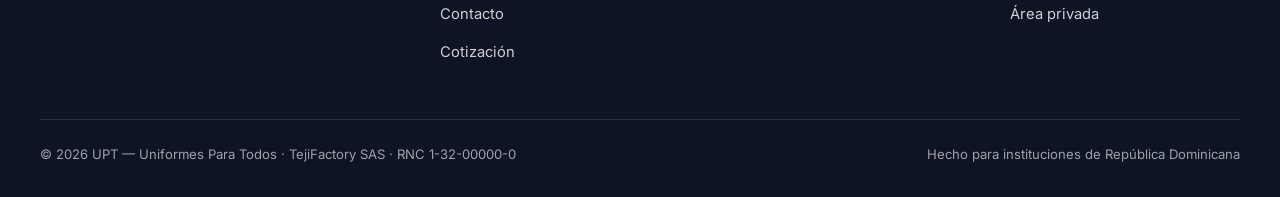
<file: cookies.html>
<!DOCTYPE html>
<html lang="es">
<head>
  <meta charset="UTF-8">
  <meta name="viewport" content="width=device-width, initial-scale=1">
  <title>Política de cookies · UPT — Uniformes Para Todos</title>
  <meta name="description" content="Qué cookies y almacenamiento local usa el sitio de UPT y cómo cambiar tu elección.">
  <meta name="theme-color" content="#12224A">
  <link rel="icon" href="data:image/svg+xml,%3Csvg xmlns='http://www.w3.org/2000/svg' viewBox='0 0 64 64'%3E%3Crect width='64' height='64' rx='12' fill='%2312224A'/%3E%3Ctext x='32' y='43' font-family='Arial Black,Arial' font-weight='900' font-size='26' text-anchor='middle' fill='white'%3EUP%3Ctspan fill='%23FF4D63'%3ET%3C/tspan%3E%3C/text%3E%3C/svg%3E">
  <link rel="preconnect" href="https://fonts.googleapis.com">
  <link rel="preconnect" href="https://fonts.gstatic.com" crossorigin>
  <link href="https://fonts.googleapis.com/css2?family=Archivo:wdth,wght@62..125,500..900&family=Inter:wght@400;500;600;700;800&display=swap" rel="stylesheet">
  <link rel="stylesheet" href="css/styles.css">
  <script>document.documentElement.classList.add('js');</script>
</head>
<body data-page="cookies">
<main id="main">
  <section class="page-hero">
    <div class="wrap enter">
      <p class="crumbs"><a href="index.html">Inicio</a> / Legal</p>
      <h1>Política de cookies</h1>
      <p class="lead">Usamos lo mínimo para que el sitio funcione. Lo demás, solo si lo aceptas.</p>
    </div>
  </section>
  <section class="sec">
    <div class="wrap legal-layout">
      <nav class="legal-nav" aria-label="Documentos legales">
        <a href="terminos.html">Términos y condiciones</a>
        <a href="privacidad.html">Política de privacidad</a>
        <a href="cookies.html" aria-current="page">Política de cookies</a>
      </nav>
      <article class="prose">
        <p>Este sitio usa cookies y almacenamiento local del navegador conforme al principio de transparencia de la Ley No. 172-13.</p>
        <h2>Esenciales (siempre activas)</h2>
        <p>Guardan tu elección sobre cookies y el avance del cotizador para que no pierdas lo que llevas si recargas la página. No se pueden desactivar.</p>
        <h2>De análisis (con tu consentimiento)</h2>
        <p>Nos ayudarían a entender cómo se usa el sitio con datos anónimos. Solo se activan si eliges “Aceptar”.</p>
        <h2>Cambiar tu elección</h2>
        <p>Puedes volver a decidir en cualquier momento.</p>
        <p><button type="button" class="btn btn-secondary" id="resetCk">Volver a elegir cookies</button></p>
        <p id="ckEstado" class="muted" role="status"></p>
        <p class="ver">Versión 2.0 · Vigente desde noviembre de 2026 · Ley 172-13 RD</p>
      </article>
    </div>
  </section>
</main>
<script src="js/config.js"></script>
<script src="js/productos.js"></script>
<script src="js/layout.js"></script>
<script>
  (function(){var e=document.getElementById('ckEstado'),v=window.uptStore('upt_ck_ok');
  e.textContent=v?('Tu elección actual: '+(v==='todas'?'aceptaste todas las cookies.':'solo cookies esenciales.')):'Aún no has elegido.';
  document.getElementById('resetCk').addEventListener('click',function(){try{localStorage.removeItem('upt_ck_ok');}catch(x){}location.reload();});})();
</script>
</body>
</html>
</file>
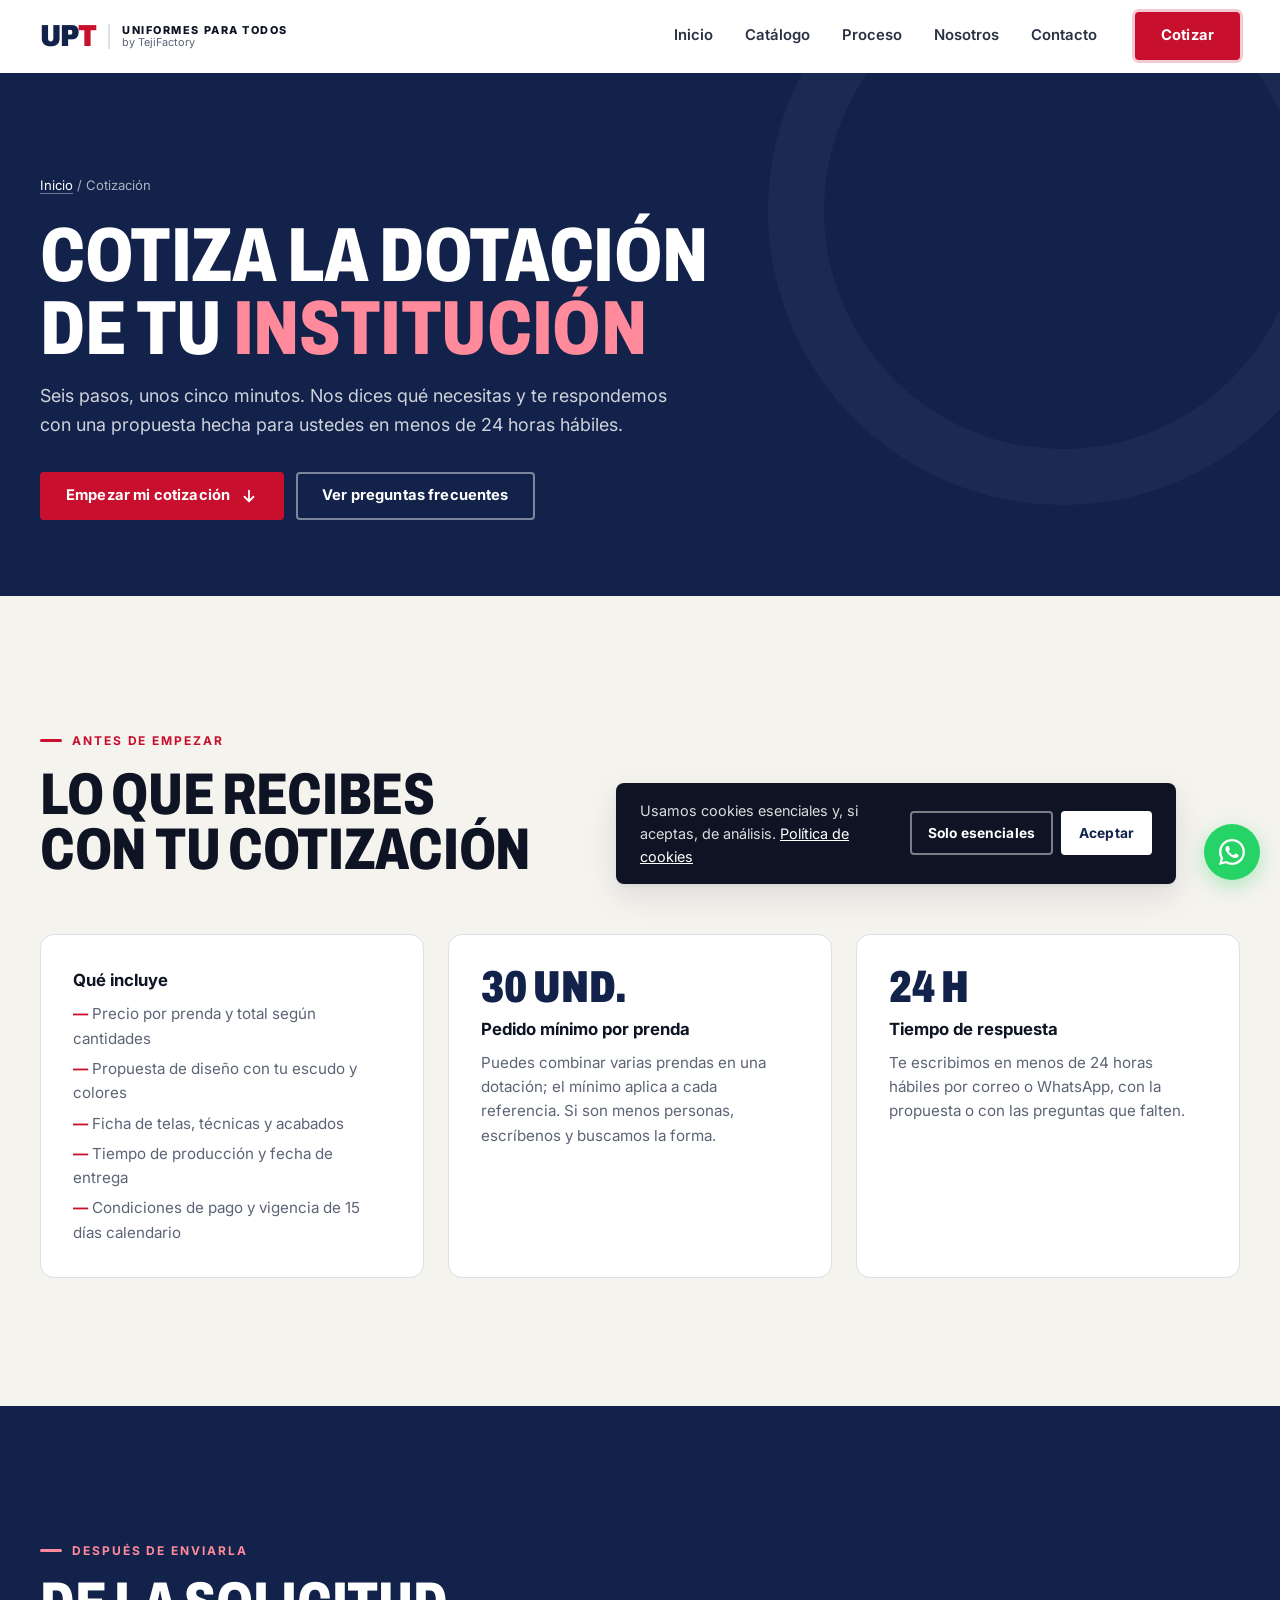
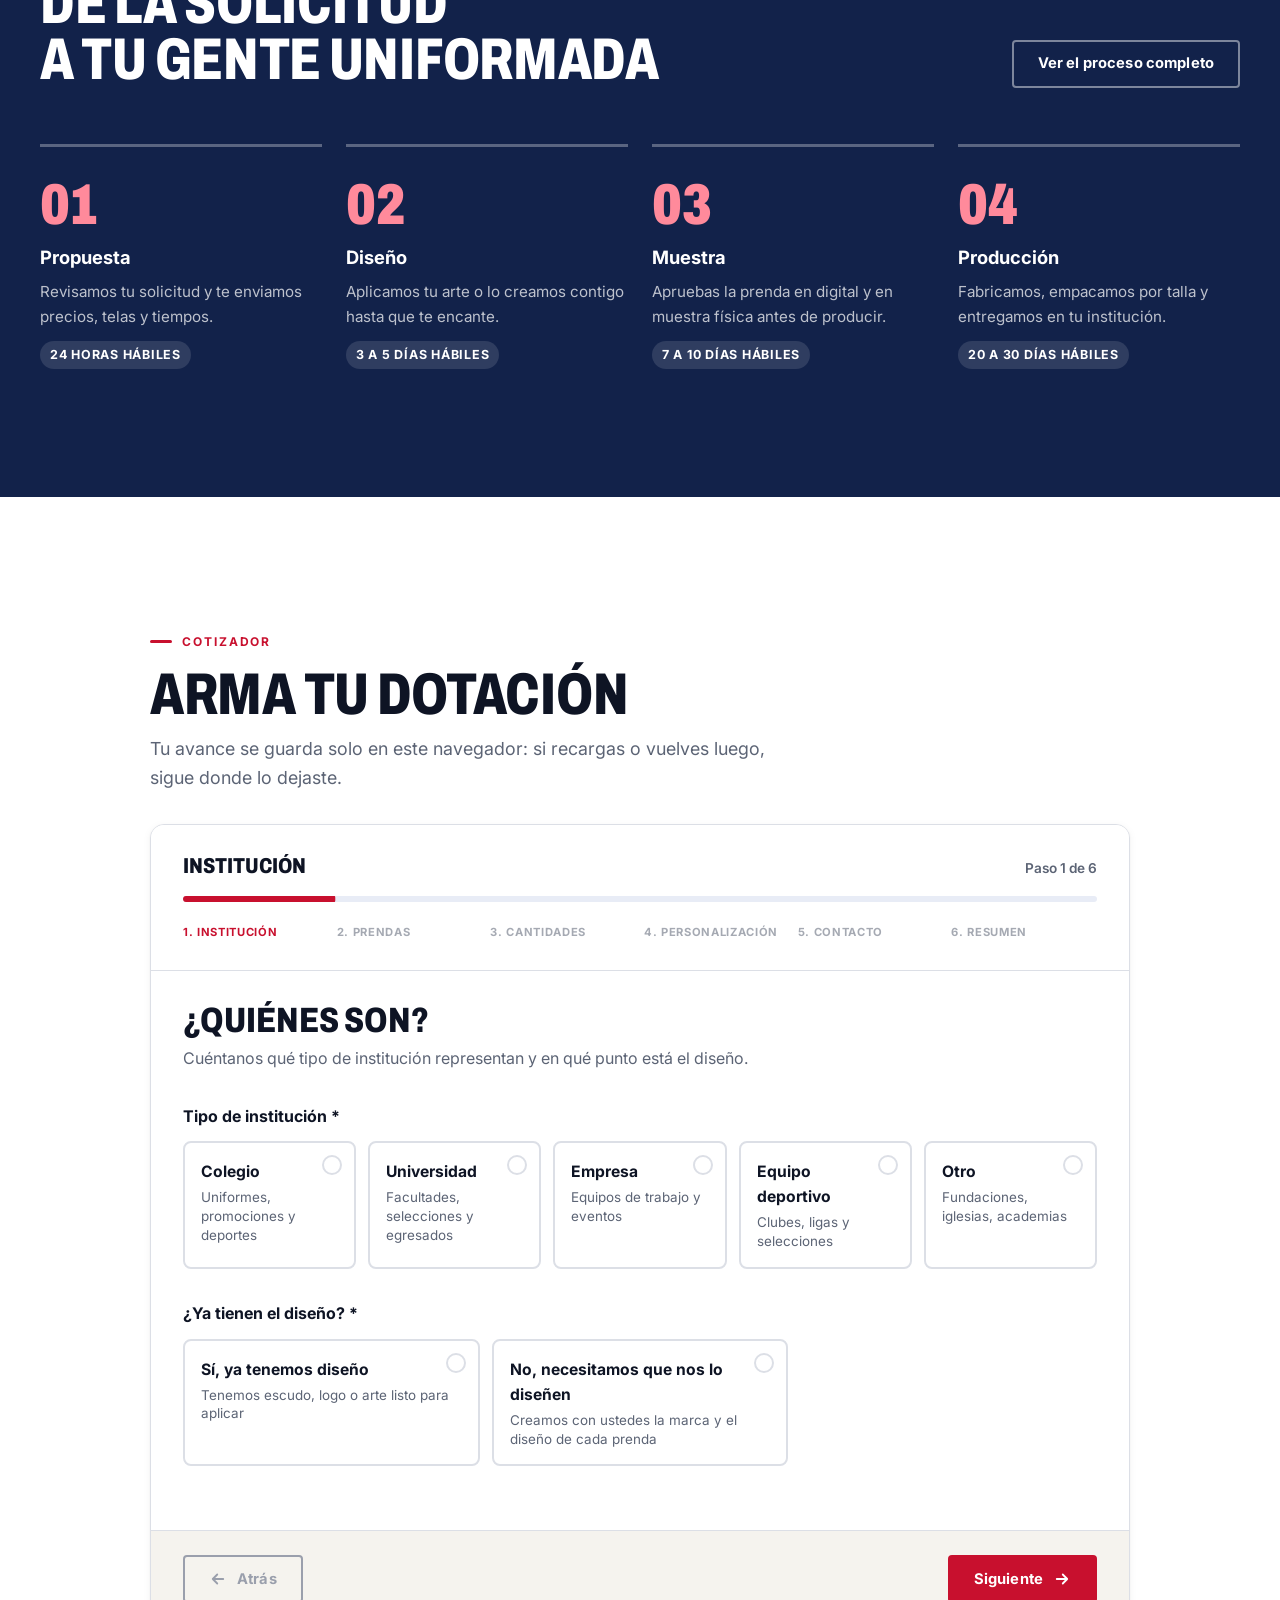
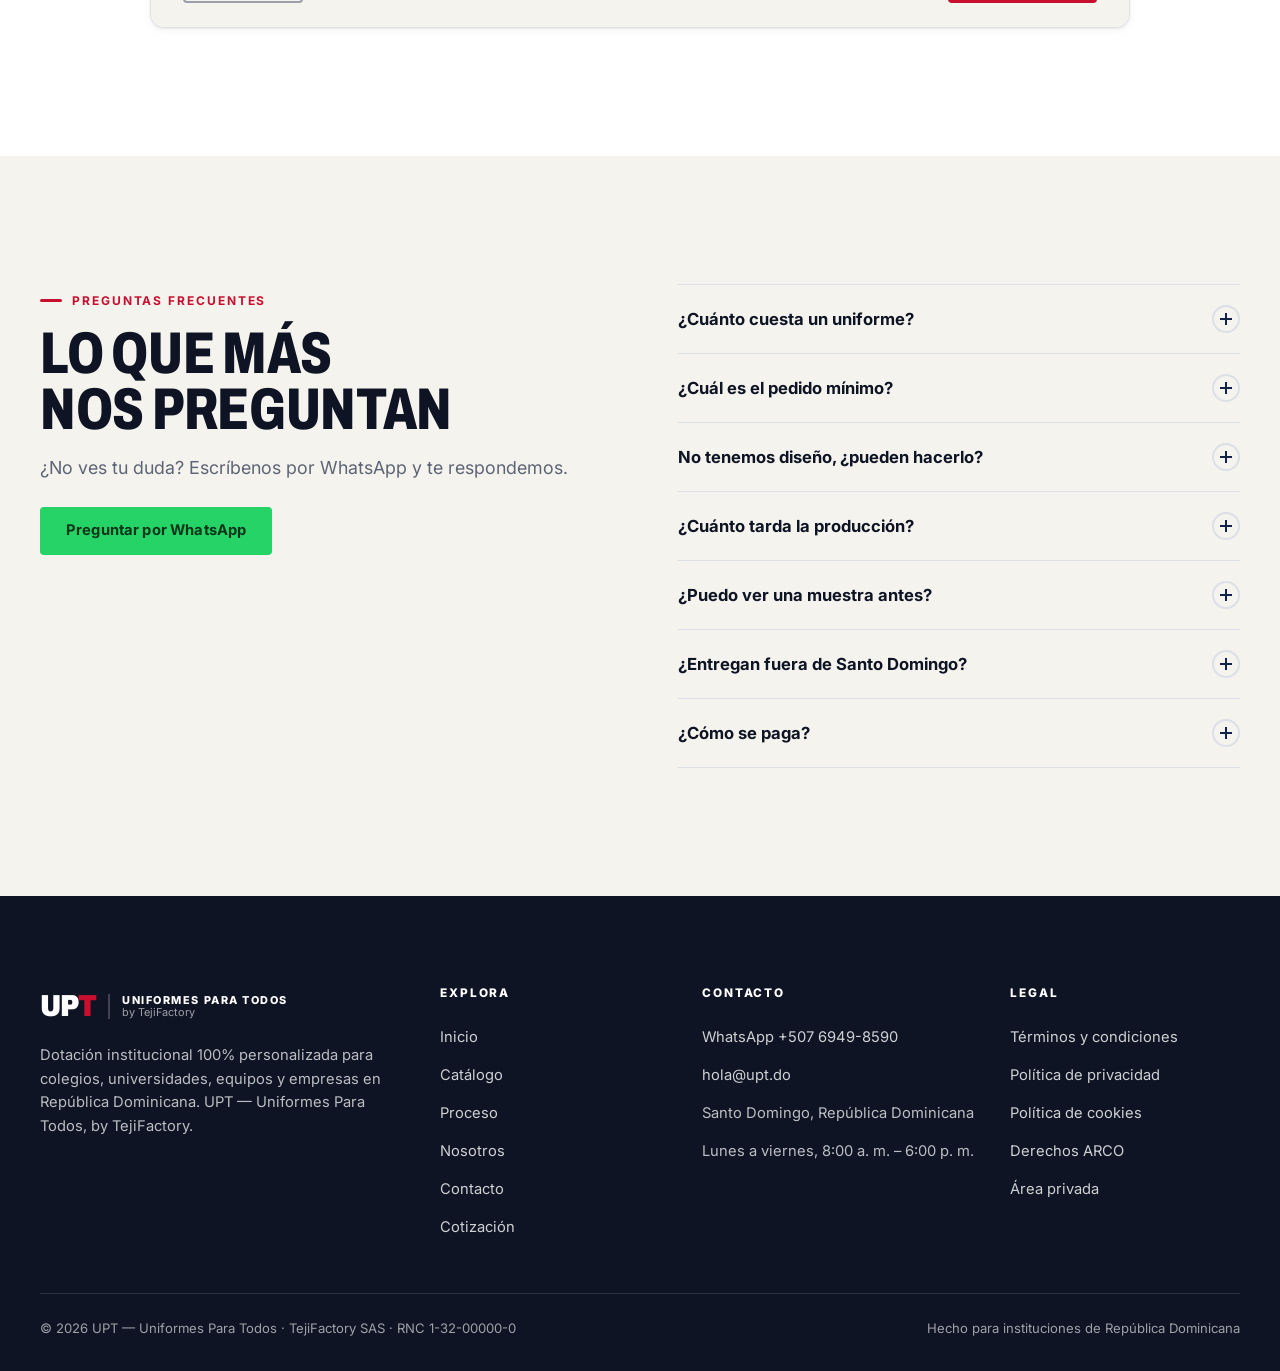
<file: cotizacion.html>
<!DOCTYPE html>
<html lang="es">
<head>
  <meta charset="UTF-8">
  <meta name="viewport" content="width=device-width, initial-scale=1">
  <title>Cotiza tu dotación · UPT — Uniformes Para Todos</title>
  <meta name="description" content="Cotiza en línea la dotación de tu colegio, universidad, equipo o empresa en República Dominicana. Elige prendas, cantidades y personalización; respuesta en 24 horas hábiles.">
  <meta name="theme-color" content="#12224A">
  <meta property="og:title" content="Cotiza tu dotación · UPT">
  <meta property="og:description" content="Uniformes 100% personalizados para colegios, universidades, equipos y empresas en RD.">
  <meta property="og:image" content="img/productos/varsity-premium.jpg">
  <link rel="icon" href="data:image/svg+xml,%3Csvg xmlns='http://www.w3.org/2000/svg' viewBox='0 0 64 64'%3E%3Crect width='64' height='64' rx='12' fill='%2312224A'/%3E%3Ctext x='32' y='43' font-family='Arial Black,Arial' font-weight='900' font-size='26' text-anchor='middle' fill='white'%3EUP%3Ctspan fill='%23FF4D63'%3ET%3C/tspan%3E%3C/text%3E%3C/svg%3E">
  <link rel="preconnect" href="https://fonts.googleapis.com">
  <link rel="preconnect" href="https://fonts.gstatic.com" crossorigin>
  <link href="https://fonts.googleapis.com/css2?family=Archivo:wdth,wght@62..125,500..900&family=Inter:wght@400;500;600;700;800&display=swap" rel="stylesheet">
  <link rel="stylesheet" href="css/styles.css">
  <script>document.documentElement.classList.add('js');</script>
</head>
<body data-page="cotizacion">
<main id="main">

  <section class="page-hero">
    <div class="wrap enter">
      <p class="crumbs"><a href="index.html">Inicio</a> / Cotización</p>
      <h1>Cotiza la dotación<br>de tu <em style="color:#FF8A9B;font-style:normal">institución</em></h1>
      <p class="lead">Seis pasos, unos cinco minutos. Nos dices qué necesitas y te respondemos con una propuesta hecha para ustedes en menos de <span data-cfg="pedido.respuesta">24 horas hábiles</span>.</p>
      <div class="hero-actions" style="margin-top:32px">
        <a href="#cotizador" class="btn btn-primary">Empezar mi cotización <svg class="arrow" viewBox="0 0 24 24" fill="none" stroke="currentColor" stroke-width="2.4" stroke-linecap="round" stroke-linejoin="round" aria-hidden="true"><path d="M12 5v14M6 13l6 6 6-6"/></svg></a>
        <a href="#preguntas" class="btn btn-ghost-light">Ver preguntas frecuentes</a>
      </div>
    </div>
  </section>

  <!-- A · Qué incluye -->
  <section class="sec bg-hueso" aria-labelledby="t-incluye">
    <div class="wrap">
      <div class="sec-head rv">
        <div>
          <p class="eyebrow">Antes de empezar</p>
          <h2 class="h2" id="t-incluye">Lo que recibes<br>con tu cotización</h2>
        </div>
      </div>
      <div class="info-grid">
        <div class="info-card rv">
          <h3>Qué incluye</h3>
          <ul>
            <li>Precio por prenda y total según cantidades</li>
            <li>Propuesta de diseño con tu escudo y colores</li>
            <li>Ficha de telas, técnicas y acabados</li>
            <li>Tiempo de producción y fecha de entrega</li>
            <li>Condiciones de pago y vigencia de <span data-cfg="pedido.vigenciaCotizacion">15 días calendario</span></li>
          </ul>
        </div>
        <div class="info-card rv rv-d1">
          <p class="big"><span data-cfg="pedido.minimo">30</span> und.</p>
          <h3>Pedido mínimo por prenda</h3>
          <p>Puedes combinar varias prendas en una dotación; el mínimo aplica a cada referencia. Si son menos personas, escríbenos y buscamos la forma.</p>
        </div>
        <div class="info-card rv rv-d2">
          <p class="big">24 h</p>
          <h3>Tiempo de respuesta</h3>
          <p>Te escribimos en menos de <span data-cfg="pedido.respuesta">24 horas hábiles</span> por correo o WhatsApp, con la propuesta o con las preguntas que falten.</p>
        </div>
      </div>
    </div>
  </section>

  <section class="sec bg-azul on-dark" aria-labelledby="t-despues">
    <div class="wrap">
      <div class="sec-head rv">
        <div>
          <p class="eyebrow">Después de enviarla</p>
          <h2 class="h2" id="t-despues">De la solicitud<br>a tu gente uniformada</h2>
        </div>
        <a href="proceso.html" class="btn btn-ghost-light">Ver el proceso completo</a>
      </div>
      <ol class="steps" style="list-style:none">
        <li class="step rv"><div class="step-n">01</div><h3>Propuesta</h3><p>Revisamos tu solicitud y te enviamos precios, telas y tiempos.</p><span class="step-time" style="background:rgba(255,255,255,.12);color:#fff" data-cfg="pedido.respuesta">24 horas hábiles</span></li>
        <li class="step rv rv-d1"><div class="step-n">02</div><h3>Diseño</h3><p>Aplicamos tu arte o lo creamos contigo hasta que te encante.</p><span class="step-time" style="background:rgba(255,255,255,.12);color:#fff" data-cfg="pedido.diseno">3 a 5 días hábiles</span></li>
        <li class="step rv rv-d2"><div class="step-n">03</div><h3>Muestra</h3><p>Apruebas la prenda en digital y en muestra física antes de producir.</p><span class="step-time" style="background:rgba(255,255,255,.12);color:#fff" data-cfg="pedido.muestra">7 a 10 días hábiles</span></li>
        <li class="step rv rv-d3"><div class="step-n">04</div><h3>Producción</h3><p>Fabricamos, empacamos por talla y entregamos en tu institución.</p><span class="step-time" style="background:rgba(255,255,255,.12);color:#fff" data-cfg="pedido.produccion">20 a 30 días hábiles</span></li>
      </ol>
    </div>
  </section>

  <!-- B · Cotizador -->
  <section class="sec" id="cotizador" aria-labelledby="t-cotizador">
    <div class="wrap" style="max-width:calc(980px + var(--gutter) * 2)">
      <div class="rv" style="margin-bottom:32px">
        <p class="eyebrow">Cotizador</p>
        <h2 class="h2" id="t-cotizador">Arma tu dotación</h2>
        <p class="lead" style="margin-top:12px">Tu avance se guarda solo en este navegador: si recargas o vuelves luego, sigue donde lo dejaste.</p>
      </div>
      <p class="alert" id="avisoProducto" hidden style="background:var(--azul-claro);color:var(--azul)">Ya marcamos <b></b> en el paso 2. Puedes sumar más prendas.</p>
      <div class="wiz" id="wiz">
        <div class="wiz-top">
          <div class="wiz-meta"></div>
          <div class="progress" role="progressbar" aria-label="Avance de la cotización" aria-valuemin="1" aria-valuemax="6" aria-valuenow="1"><div class="progress-bar"></div></div>
          <div class="wiz-dots"></div>
        </div>
        <div class="wiz-body" aria-live="polite"></div>
        <div class="wiz-nav">
          <button type="button" class="btn btn-secondary" data-prev><svg viewBox="0 0 24 24" fill="none" stroke="currentColor" stroke-width="2.4" stroke-linecap="round" stroke-linejoin="round" aria-hidden="true"><path d="M19 12H5M11 18l-6-6 6-6"/></svg>Atrás</button>
          <button type="button" class="btn btn-primary" data-next>Siguiente</button>
        </div>
      </div>
    </div>
  </section>

  <!-- FAQ -->
  <section class="sec bg-hueso" id="preguntas" aria-labelledby="t-faq">
    <div class="wrap split" style="align-items:start">
      <div class="rv">
        <p class="eyebrow">Preguntas frecuentes</p>
        <h2 class="h2" id="t-faq">Lo que más<br>nos preguntan</h2>
        <p class="lead" style="margin-top:16px">¿No ves tu duda? Escríbenos por WhatsApp y te respondemos.</p>
        <a href="#" data-wa target="_blank" rel="noopener" class="btn btn-wa" style="margin-top:24px">Preguntar por WhatsApp</a>
      </div>
      <div class="faq rv rv-d1">
        <div class="faq-item"><button class="faq-q" type="button" aria-expanded="false">¿Cuánto cuesta un uniforme?<span class="pm" aria-hidden="true"></span></button><div class="faq-a"><div><p>Depende de la prenda, la cantidad y la personalización (bordado, sublimado, jacquard). Por eso no manejamos precios de lista: cada dotación se cotiza a la medida y el precio por unidad baja a medida que sube la cantidad.</p></div></div></div>
        <div class="faq-item"><button class="faq-q" type="button" aria-expanded="false">¿Cuál es el pedido mínimo?<span class="pm" aria-hidden="true"></span></button><div class="faq-a"><div><p><span data-cfg="pedido.minimo">30</span> unidades por prenda. Puedes combinar distintas prendas en una misma dotación, y cada una debe llegar al mínimo.</p></div></div></div>
        <div class="faq-item"><button class="faq-q" type="button" aria-expanded="false">No tenemos diseño, ¿pueden hacerlo?<span class="pm" aria-hidden="true"></span></button><div class="faq-a"><div><p>Sí. Nuestro equipo desarrolla la marca y el diseño de cada prenda con ustedes: escudo, colores, mascota y marquillas. Recibes la propuesta en digital para aprobarla antes de producir.</p></div></div></div>
        <div class="faq-item"><button class="faq-q" type="button" aria-expanded="false">¿Cuánto tarda la producción?<span class="pm" aria-hidden="true"></span></button><div class="faq-a"><div><p>Entre <span data-cfg="pedido.produccion">20 a 30 días hábiles</span> desde que apruebas la muestra. Si tienes una fecha límite (inicio de clases, graduación, torneo), dínosla en la cotización y planificamos al revés desde ese día.</p></div></div></div>
        <div class="faq-item"><button class="faq-q" type="button" aria-expanded="false">¿Puedo ver una muestra antes?<span class="pm" aria-hidden="true"></span></button><div class="faq-a"><div><p>Sí. Primero apruebas el diseño en digital y luego una muestra física de la prenda con tu identidad. La producción solo empieza con tu visto bueno.</p></div></div></div>
        <div class="faq-item"><button class="faq-q" type="button" aria-expanded="false">¿Entregan fuera de Santo Domingo?<span class="pm" aria-hidden="true"></span></button><div class="faq-a"><div><p>Sí, entregamos en todo el país. Coordinamos el envío a tu institución y empacamos por talla o por curso para que el reparto sea fácil.</p></div></div></div>
        <div class="faq-item"><button class="faq-q" type="button" aria-expanded="false">¿Cómo se paga?<span class="pm" aria-hidden="true"></span></button><div class="faq-a"><div><p>Normalmente un anticipo del 50% al aprobar la muestra y el saldo contra entrega. Las condiciones exactas van en tu cotización.</p></div></div></div>
      </div>
    </div>
  </section>

</main>
<script src="js/config.js"></script>
<script src="js/productos.js"></script>
<script src="js/layout.js"></script>
<script src="js/cotizador.js"></script>
</body>
</html>
</file>
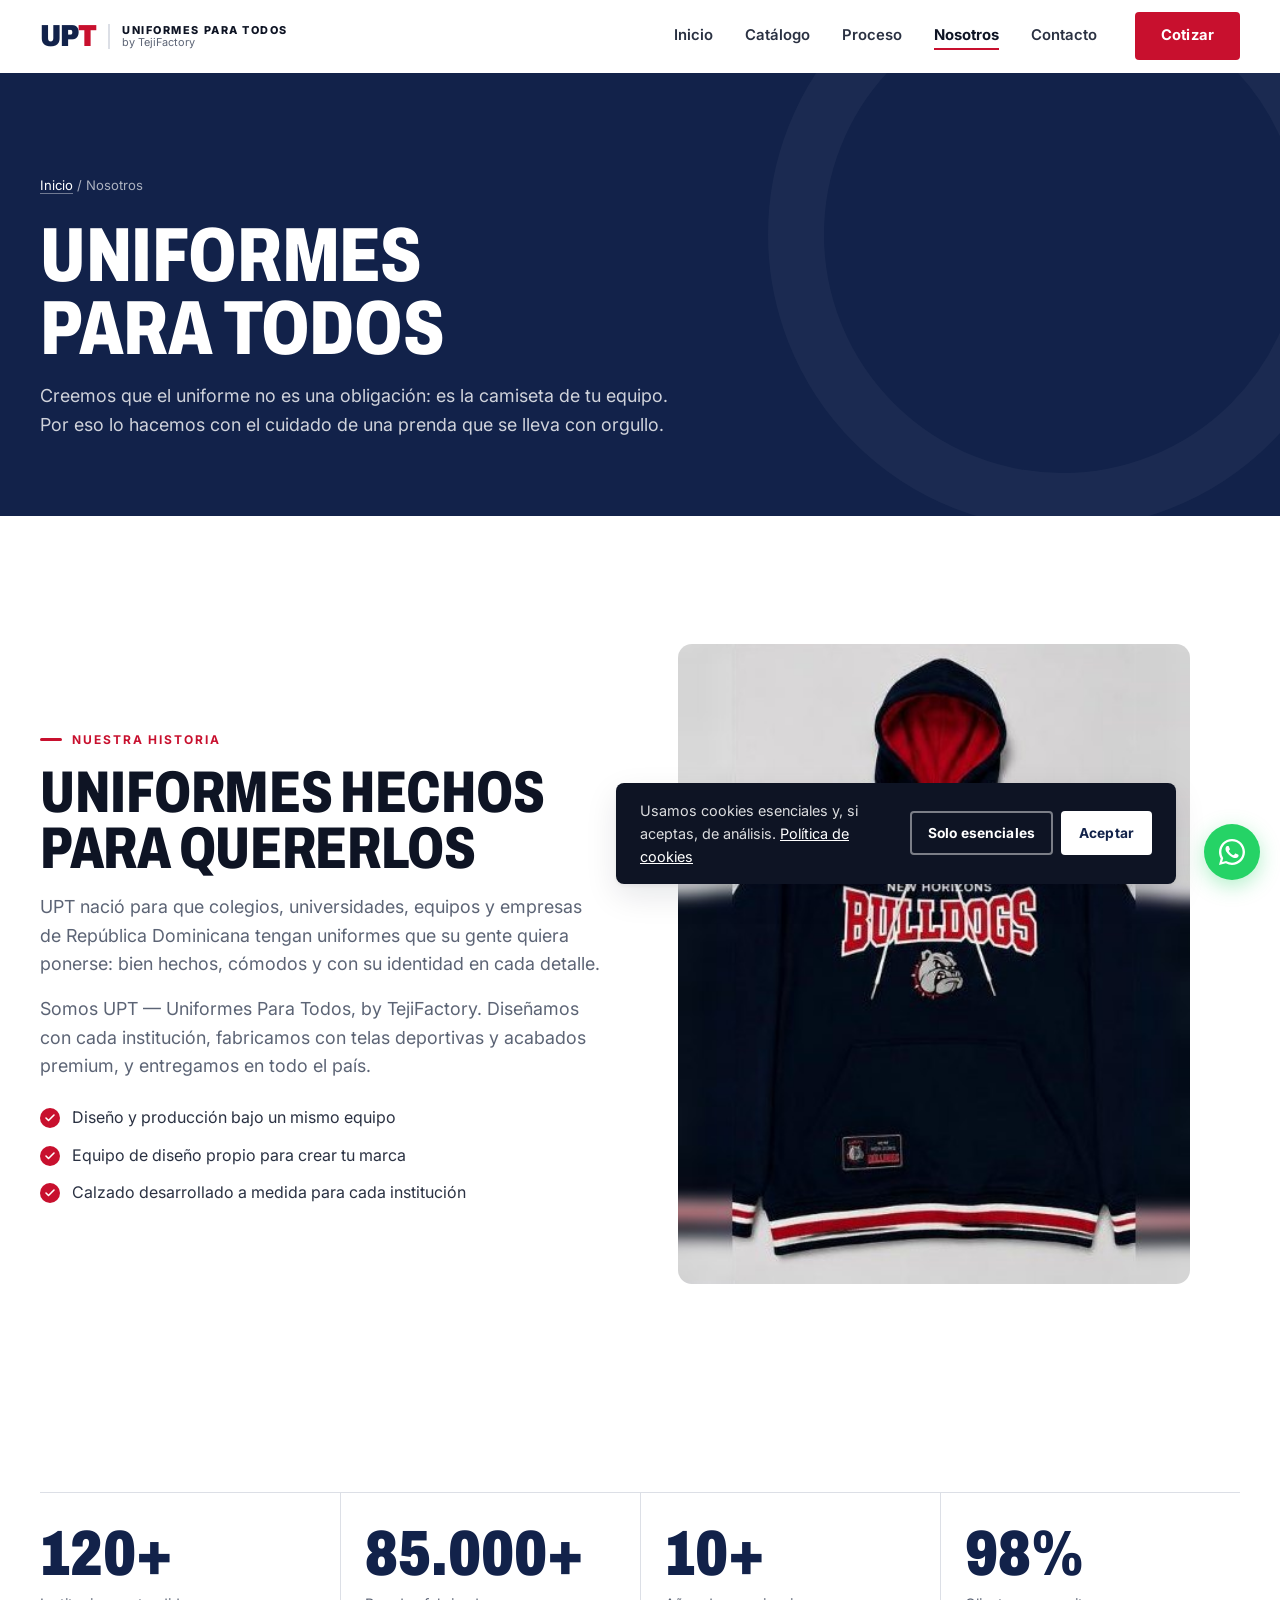
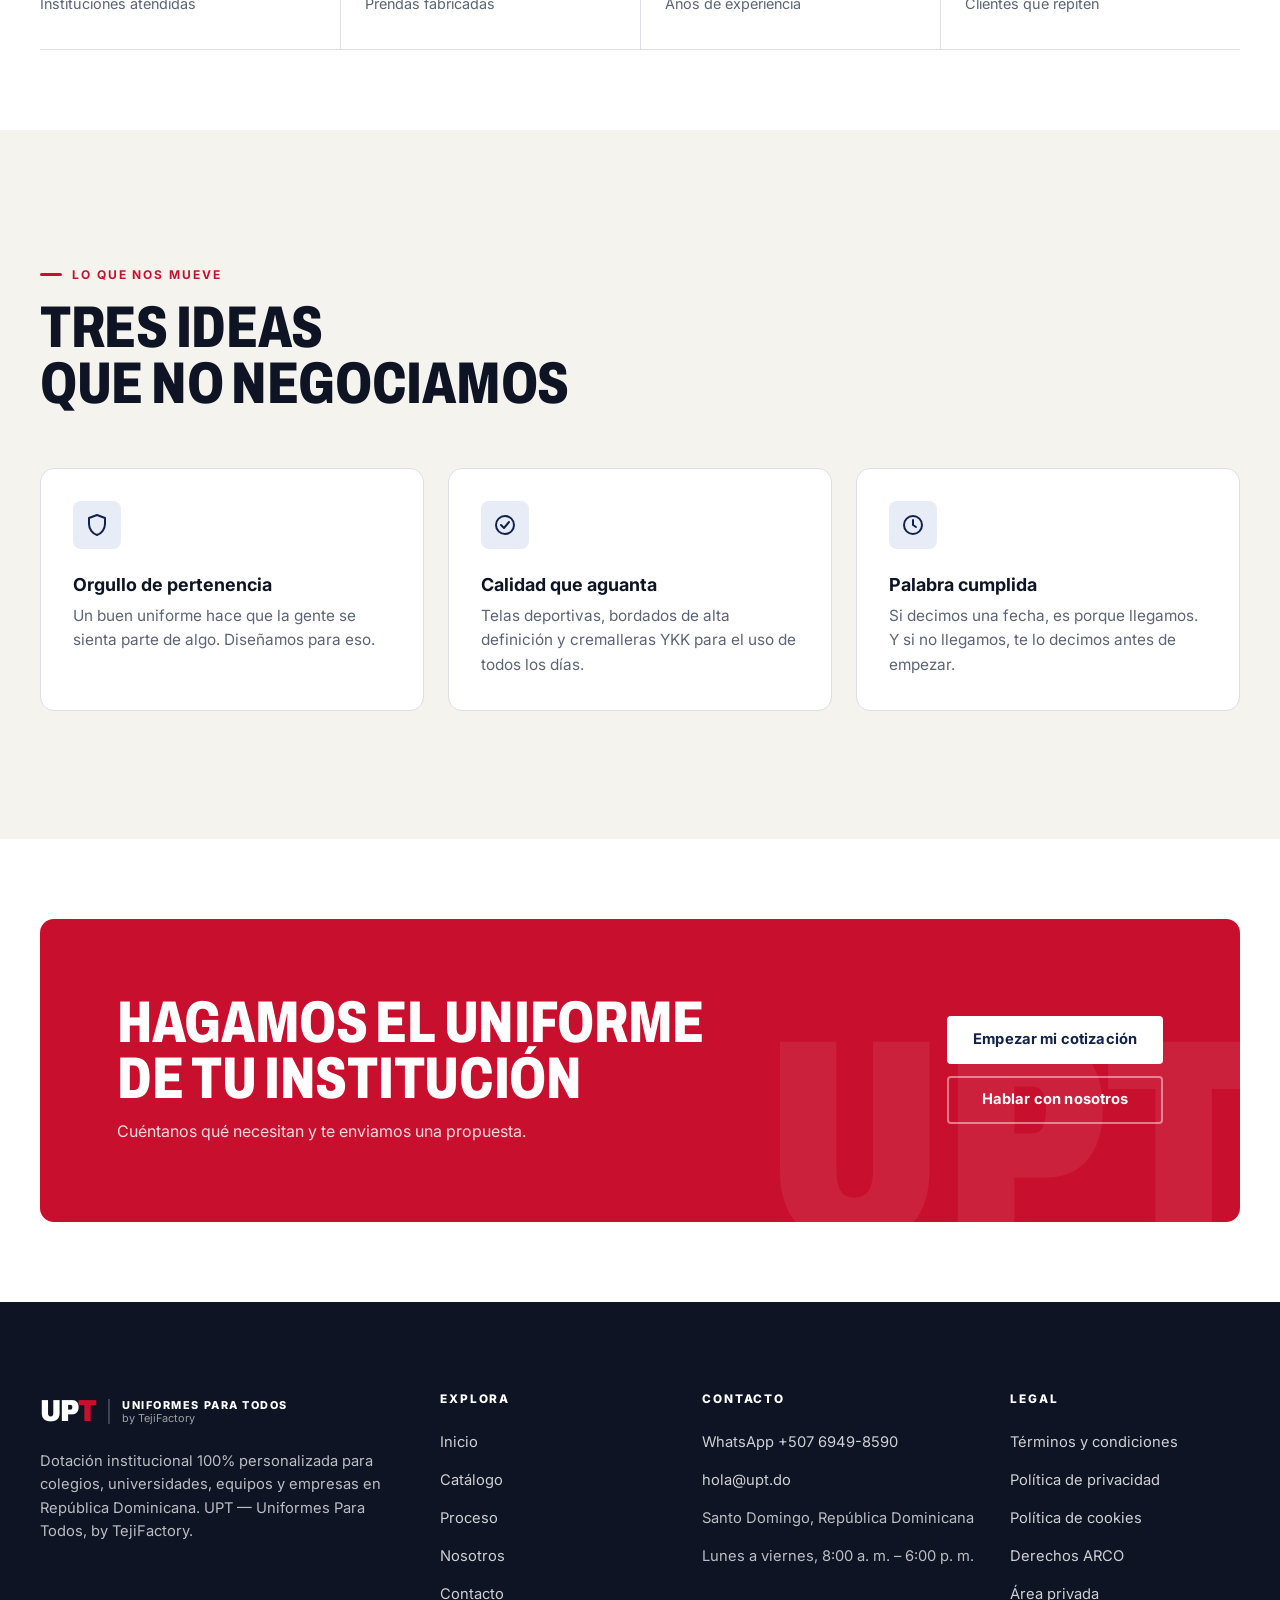
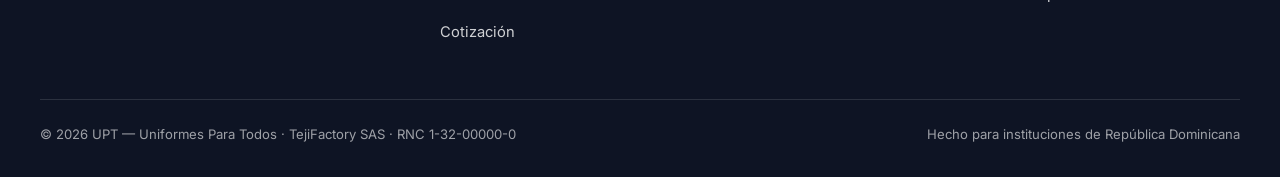
<file: nosotros.html>
<!DOCTYPE html>
<html lang="es">
<head>
  <meta charset="UTF-8">
  <meta name="viewport" content="width=device-width, initial-scale=1">
  <title>Nosotros · UPT — Uniformes Para Todos</title>
  <meta name="description" content="UPT — Uniformes Para Todos, by TejiFactory: dotación institucional 100% personalizada para República Dominicana.">
  <meta name="theme-color" content="#12224A">
  <meta property="og:title" content="Nosotros · UPT">
  <meta property="og:description" content="Cuatro pasos, cero sorpresas.">
  <meta property="og:image" content="img/productos/rompevientos-doble-faz.jpg">
  <link rel="icon" href="data:image/svg+xml,%3Csvg xmlns='http://www.w3.org/2000/svg' viewBox='0 0 64 64'%3E%3Crect width='64' height='64' rx='12' fill='%2312224A'/%3E%3Ctext x='32' y='43' font-family='Arial Black,Arial' font-weight='900' font-size='26' text-anchor='middle' fill='white'%3EUP%3Ctspan fill='%23FF4D63'%3ET%3C/tspan%3E%3C/text%3E%3C/svg%3E">
  <link rel="preconnect" href="https://fonts.googleapis.com">
  <link rel="preconnect" href="https://fonts.gstatic.com" crossorigin>
  <link href="https://fonts.googleapis.com/css2?family=Archivo:wdth,wght@62..125,500..900&family=Inter:wght@400;500;600;700;800&display=swap" rel="stylesheet">
  <link rel="stylesheet" href="css/styles.css">
  <script>document.documentElement.classList.add('js');</script>
</head>
<body data-page="nosotros">
<main id="main">
  <section class="page-hero">
    <div class="wrap enter">
      <p class="crumbs"><a href="index.html">Inicio</a> / Nosotros</p>
      <h1>Uniformes<br>para todos</h1>
      <p class="lead">Creemos que el uniforme no es una obligación: es la camiseta de tu equipo. Por eso lo hacemos con el cuidado de una prenda que se lleva con orgullo.</p>
    </div>
  </section>
  <section class="sec">
    <div class="wrap split">
      <div class="rv">
        <p class="eyebrow">Nuestra historia</p>
        <h2 class="h2">Uniformes hechos<br>para quererlos</h2>
        <p class="lead" style="margin-top:16px">UPT nació para que colegios, universidades, equipos y empresas de República Dominicana tengan uniformes que su gente quiera ponerse: bien hechos, cómodos y con su identidad en cada detalle.</p>
        <p class="lead" style="margin-top:16px">Somos UPT — Uniformes Para Todos, by TejiFactory. Diseñamos con cada institución, fabricamos con telas deportivas y acabados premium, y entregamos en todo el país.</p>
        <ul class="check-list">
          <li>Diseño y producción bajo un mismo equipo</li>
          <li>Equipo de diseño propio para crear tu marca</li>
          <li>Calzado desarrollado a medida para cada institución</li>
        </ul>
      </div>
      <div class="split-media rv rv-d1" style="aspect-ratio:4/5;max-height:640px"><img src="img/productos/hoodie-premium.jpg" alt="Hoodie Premium con el bordado de una institución" width="425" height="531" loading="lazy"></div>
    </div>
  </section>
  <section class="sec-tight" aria-label="UPT en cifras">
    <div class="wrap">
      <div class="stats rv">
        <div class="stat"><b data-cfg="cifras.instituciones">120+</b><span>Instituciones atendidas</span></div>
        <div class="stat"><b data-cfg="cifras.prendas">85.000+</b><span>Prendas fabricadas</span></div>
        <div class="stat"><b data-cfg="cifras.anios">10+</b><span>Años de experiencia</span></div>
        <div class="stat"><b data-cfg="cifras.satisfaccion">98%</b><span>Clientes que repiten</span></div>
      </div>
    </div>
  </section>
  <section class="sec bg-hueso">
    <div class="wrap">
      <div class="sec-head rv"><div><p class="eyebrow">Lo que nos mueve</p><h2 class="h2">Tres ideas<br>que no negociamos</h2></div></div>
      <div class="grid-3">
        <div class="card rv"><div class="card-ico"><svg viewBox="0 0 24 24" fill="none" stroke="currentColor" stroke-width="2" stroke-linecap="round" stroke-linejoin="round" aria-hidden="true"><path d="M12 2l8 3v6c0 5-3.5 9.5-8 11-4.5-1.5-8-6-8-11V5l8-3z"/></svg></div><h3>Orgullo de pertenencia</h3><p>Un buen uniforme hace que la gente se sienta parte de algo. Diseñamos para eso.</p></div>
        <div class="card rv rv-d1"><div class="card-ico"><svg viewBox="0 0 24 24" fill="none" stroke="currentColor" stroke-width="2" stroke-linecap="round" stroke-linejoin="round" aria-hidden="true"><circle cx="12" cy="12" r="9"/><path d="M8 12l3 3 5-6"/></svg></div><h3>Calidad que aguanta</h3><p>Telas deportivas, bordados de alta definición y cremalleras YKK para el uso de todos los días.</p></div>
        <div class="card rv rv-d2"><div class="card-ico"><svg viewBox="0 0 24 24" fill="none" stroke="currentColor" stroke-width="2" stroke-linecap="round" stroke-linejoin="round" aria-hidden="true"><circle cx="12" cy="12" r="9"/><polyline points="12 7 12 12 15 14"/></svg></div><h3>Palabra cumplida</h3><p>Si decimos una fecha, es porque llegamos. Y si no llegamos, te lo decimos antes de empezar.</p></div>
      </div>
    </div>
  </section>
  <section class="sec-tight">
    <div class="wrap">
      <div class="cta rv">
        <div><h2 class="h2">Hagamos el uniforme<br>de tu institución</h2><p>Cuéntanos qué necesitan y te enviamos una propuesta.</p></div>
        <div class="cta-actions"><a href="cotizacion.html" class="btn btn-light">Empezar mi cotización</a><a href="contacto.html" class="btn btn-ghost-light">Hablar con nosotros</a></div>
      </div>
    </div>
  </section>
</main>
<script src="js/config.js"></script>
<script src="js/productos.js"></script>
<script src="js/layout.js"></script>
</body>
</html>
</file>
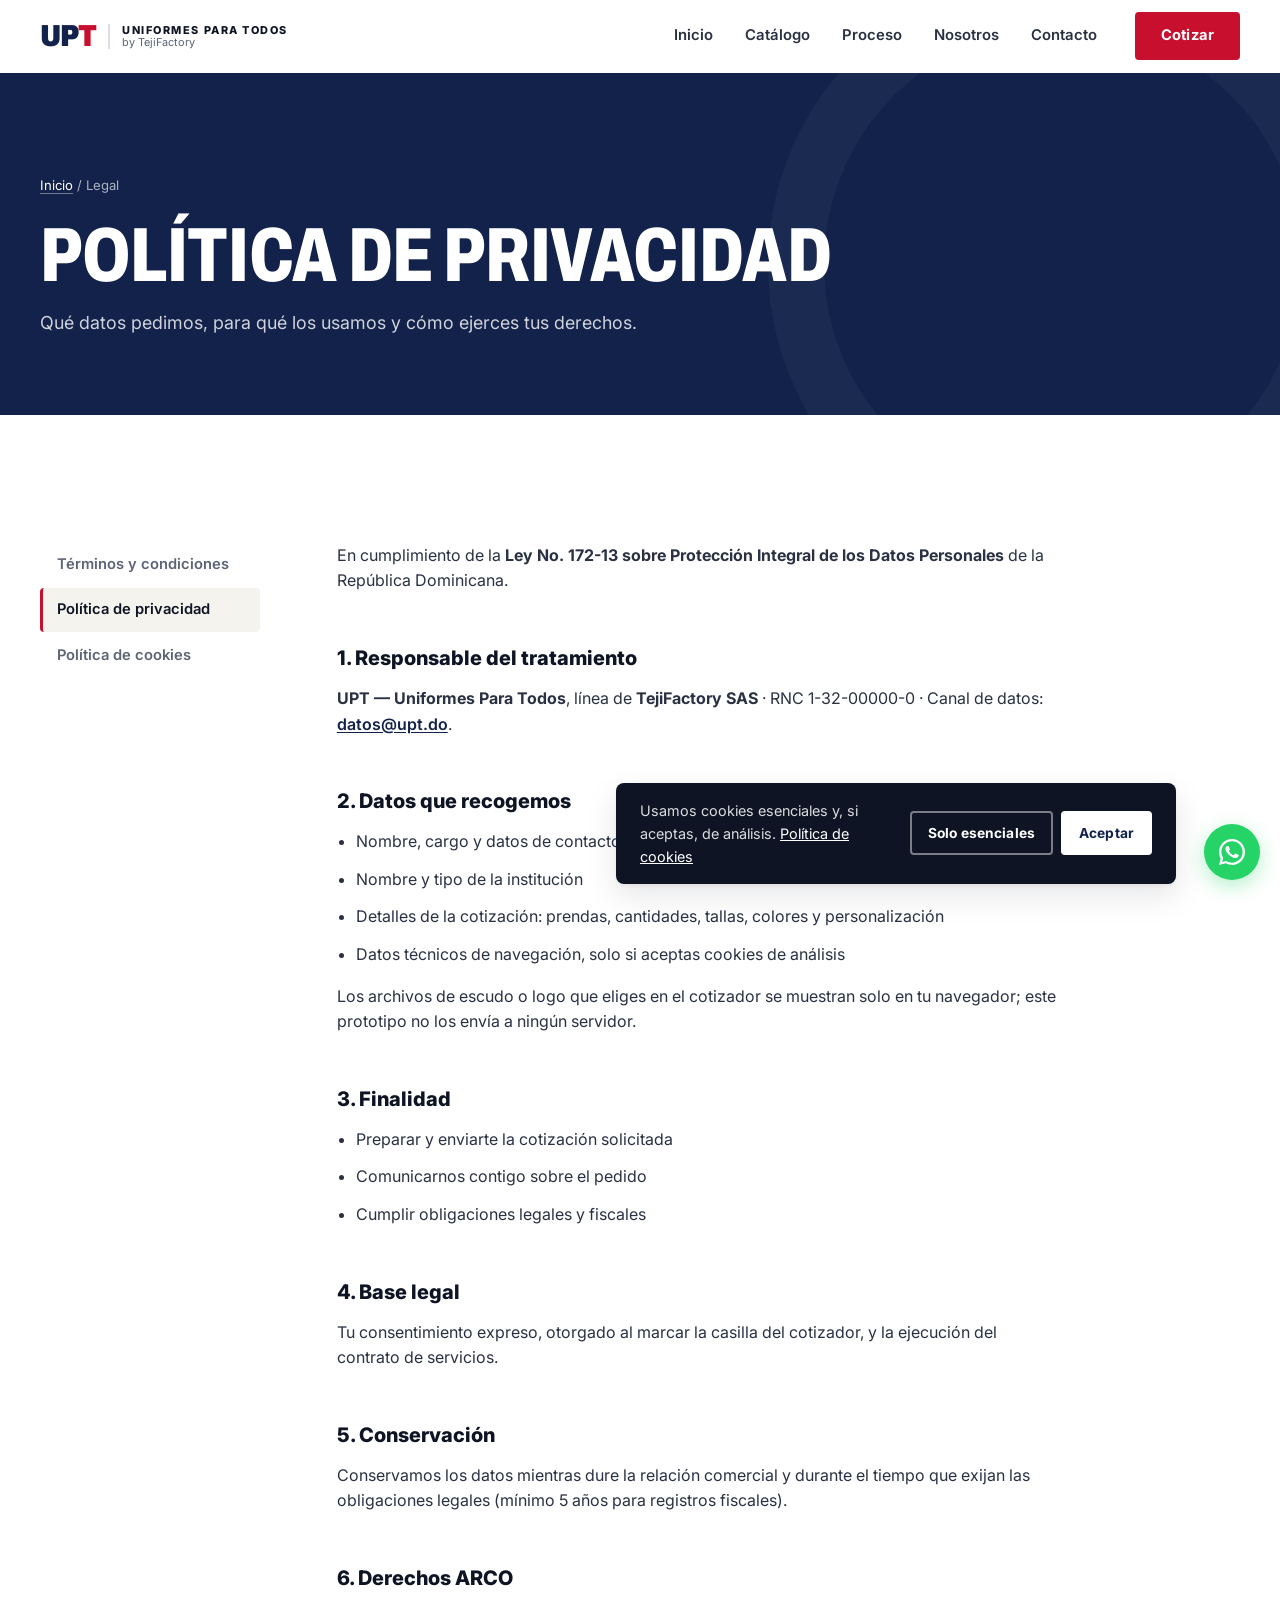
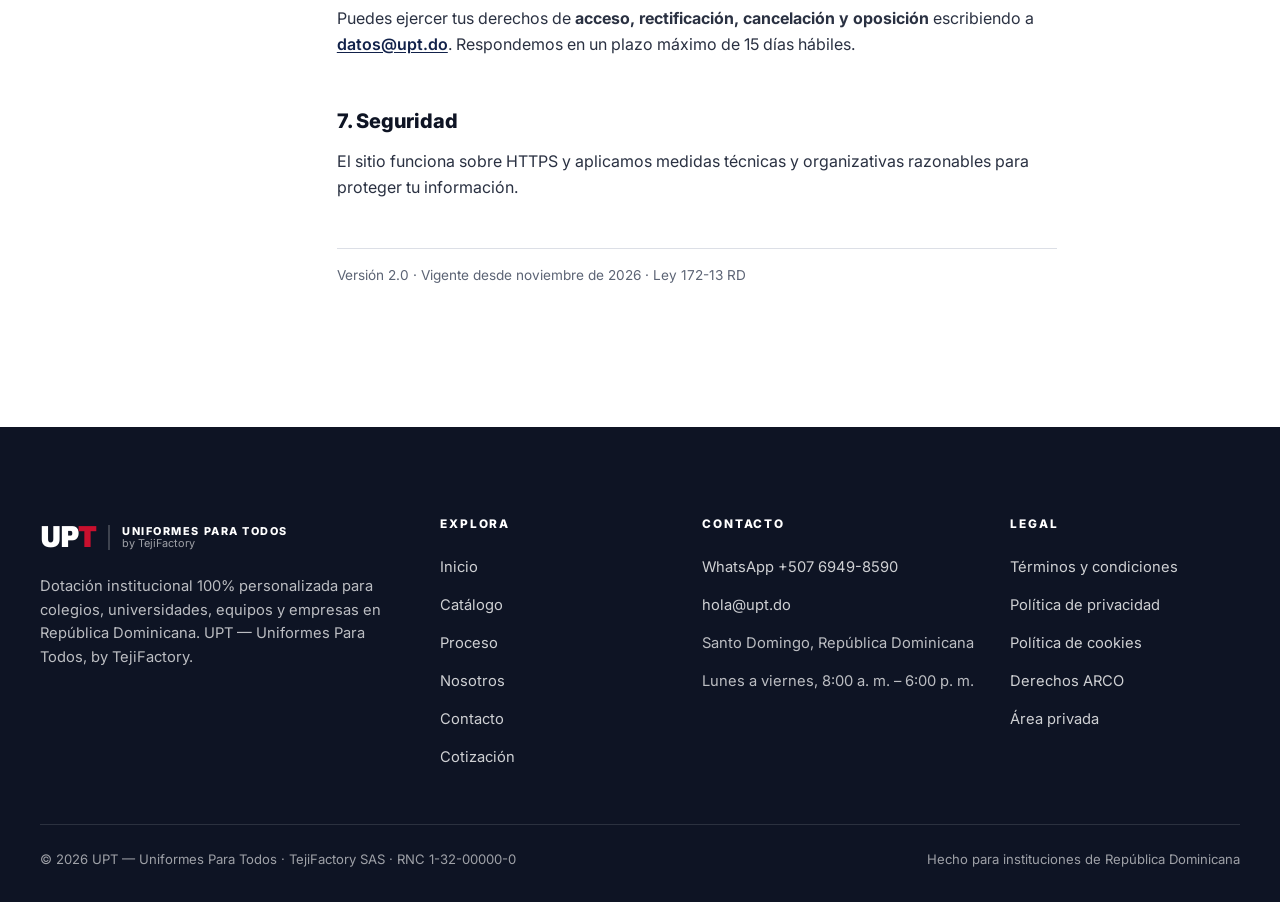
<file: privacidad.html>
<!DOCTYPE html>
<html lang="es">
<head>
  <meta charset="UTF-8">
  <meta name="viewport" content="width=device-width, initial-scale=1">
  <title>Política de privacidad · UPT — Uniformes Para Todos</title>
  <meta name="description" content="Cómo UPT trata tus datos personales conforme a la Ley 172-13 de República Dominicana.">
  <meta name="theme-color" content="#12224A">
  <link rel="icon" href="data:image/svg+xml,%3Csvg xmlns='http://www.w3.org/2000/svg' viewBox='0 0 64 64'%3E%3Crect width='64' height='64' rx='12' fill='%2312224A'/%3E%3Ctext x='32' y='43' font-family='Arial Black,Arial' font-weight='900' font-size='26' text-anchor='middle' fill='white'%3EUP%3Ctspan fill='%23FF4D63'%3ET%3C/tspan%3E%3C/text%3E%3C/svg%3E">
  <link rel="preconnect" href="https://fonts.googleapis.com">
  <link rel="preconnect" href="https://fonts.gstatic.com" crossorigin>
  <link href="https://fonts.googleapis.com/css2?family=Archivo:wdth,wght@62..125,500..900&family=Inter:wght@400;500;600;700;800&display=swap" rel="stylesheet">
  <link rel="stylesheet" href="css/styles.css">
  <script>document.documentElement.classList.add('js');</script>
</head>
<body data-page="privacidad">
<main id="main">
  <section class="page-hero">
    <div class="wrap enter">
      <p class="crumbs"><a href="index.html">Inicio</a> / Legal</p>
      <h1>Política de privacidad</h1>
      <p class="lead">Qué datos pedimos, para qué los usamos y cómo ejerces tus derechos.</p>
    </div>
  </section>
  <section class="sec">
    <div class="wrap legal-layout">
      <nav class="legal-nav" aria-label="Documentos legales">
        <a href="terminos.html">Términos y condiciones</a>
        <a href="privacidad.html" aria-current="page">Política de privacidad</a>
        <a href="cookies.html">Política de cookies</a>
      </nav>
      <article class="prose">
        <p>En cumplimiento de la <strong>Ley No. 172-13 sobre Protección Integral de los Datos Personales</strong> de la República Dominicana.</p>
        <h2>1. Responsable del tratamiento</h2>
        <p><strong>UPT — Uniformes Para Todos</strong>, línea de <strong>TejiFactory SAS</strong> · RNC <span data-cfg="contacto.rnc">1-32-00000-0</span> · Canal de datos: <a data-mail="correoDatos" href="mailto:datos@upt.do"><span data-cfg="contacto.correoDatos">datos@upt.do</span></a>.</p>
        <h2>2. Datos que recogemos</h2>
        <ul><li>Nombre, cargo y datos de contacto (correo y teléfono)</li><li>Nombre y tipo de la institución</li><li>Detalles de la cotización: prendas, cantidades, tallas, colores y personalización</li><li>Datos técnicos de navegación, solo si aceptas cookies de análisis</li></ul>
        <p>Los archivos de escudo o logo que eliges en el cotizador se muestran solo en tu navegador; este prototipo no los envía a ningún servidor.</p>
        <h2>3. Finalidad</h2>
        <ul><li>Preparar y enviarte la cotización solicitada</li><li>Comunicarnos contigo sobre el pedido</li><li>Cumplir obligaciones legales y fiscales</li></ul>
        <h2>4. Base legal</h2>
        <p>Tu consentimiento expreso, otorgado al marcar la casilla del cotizador, y la ejecución del contrato de servicios.</p>
        <h2>5. Conservación</h2>
        <p>Conservamos los datos mientras dure la relación comercial y durante el tiempo que exijan las obligaciones legales (mínimo 5 años para registros fiscales).</p>
        <h2>6. Derechos ARCO</h2>
        <p>Puedes ejercer tus derechos de <strong>acceso, rectificación, cancelación y oposición</strong> escribiendo a <a data-mail="correoDatos" href="mailto:datos@upt.do"><span data-cfg="contacto.correoDatos">datos@upt.do</span></a>. Respondemos en un plazo máximo de 15 días hábiles.</p>
        <h2>7. Seguridad</h2>
        <p>El sitio funciona sobre HTTPS y aplicamos medidas técnicas y organizativas razonables para proteger tu información.</p>
        <p class="ver">Versión 2.0 · Vigente desde noviembre de 2026 · Ley 172-13 RD</p>
      </article>
    </div>
  </section>
</main>
<script src="js/config.js"></script>
<script src="js/productos.js"></script>
<script src="js/layout.js"></script>
<script>document.querySelectorAll('[data-mail]').forEach(function(a){a.href='mailto:'+UPT_CONFIG.contacto[a.dataset.mail];});</script>
</body>
</html>
</file>
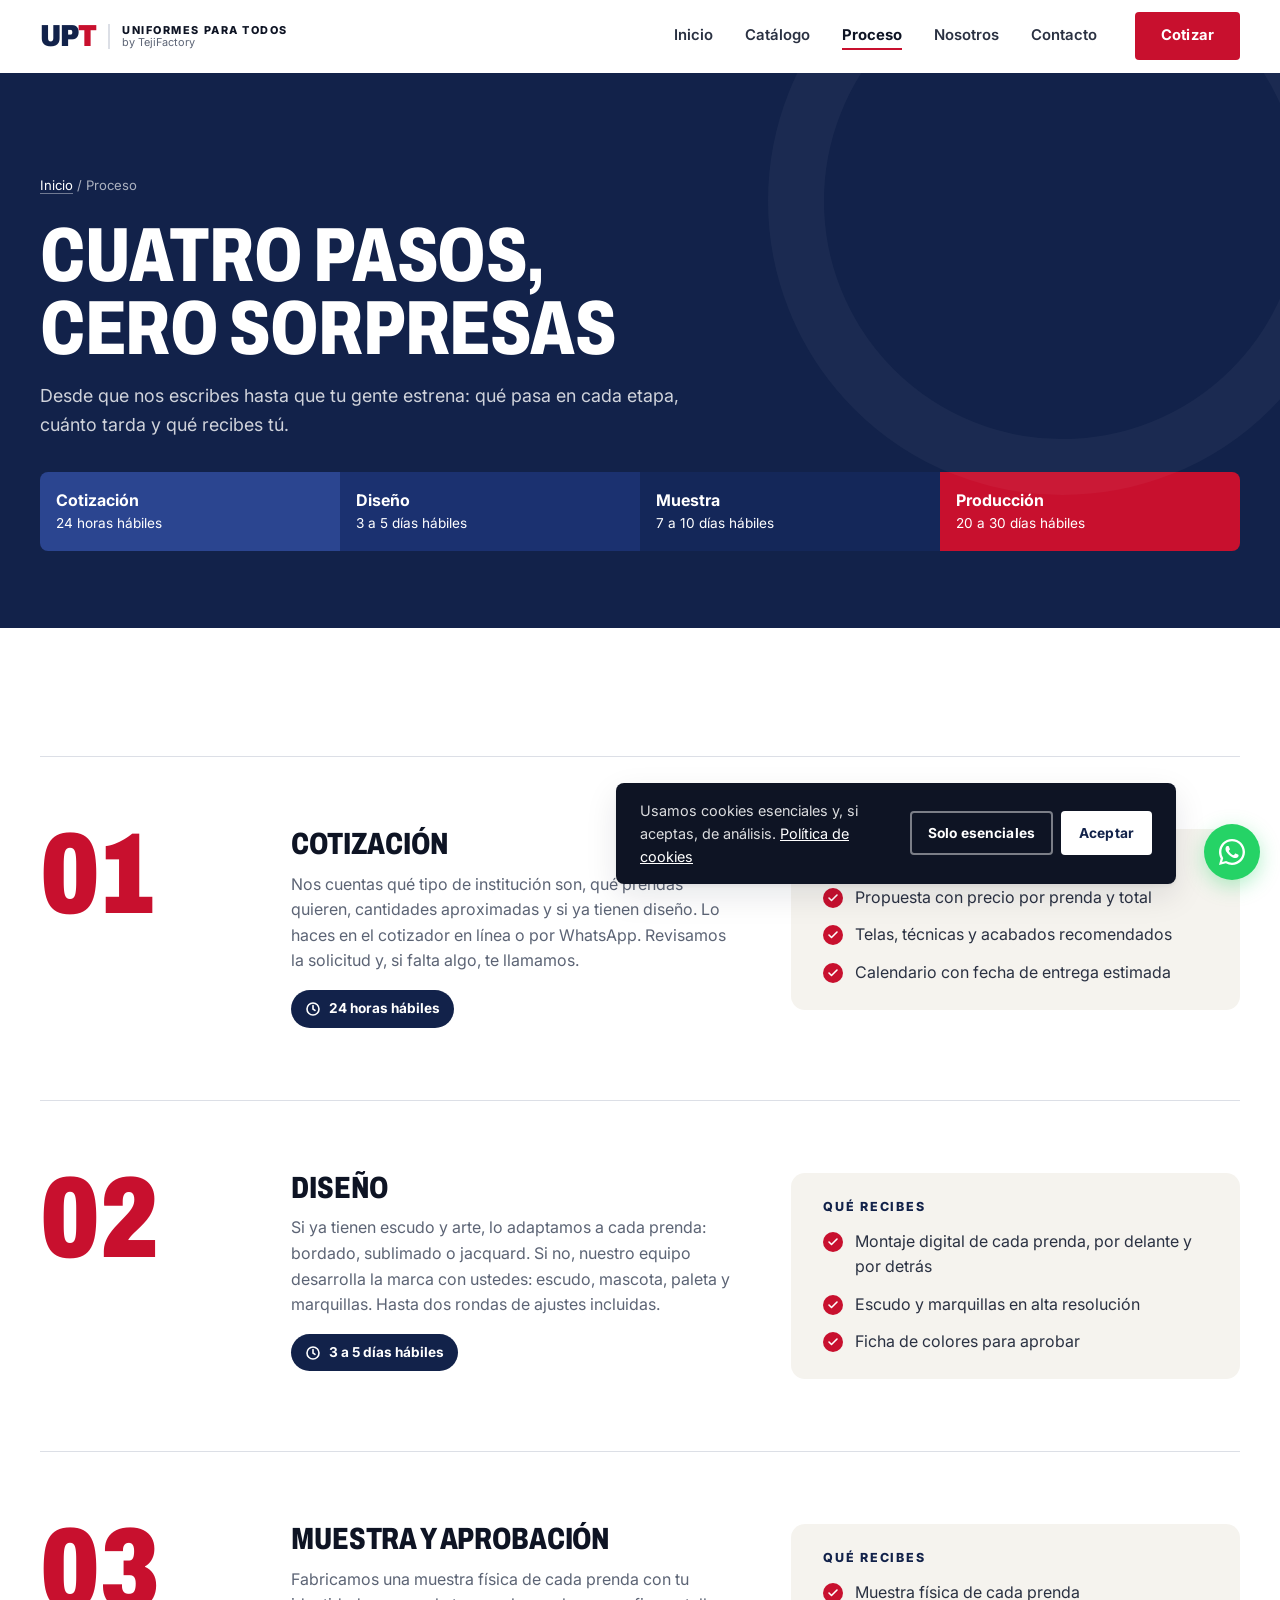
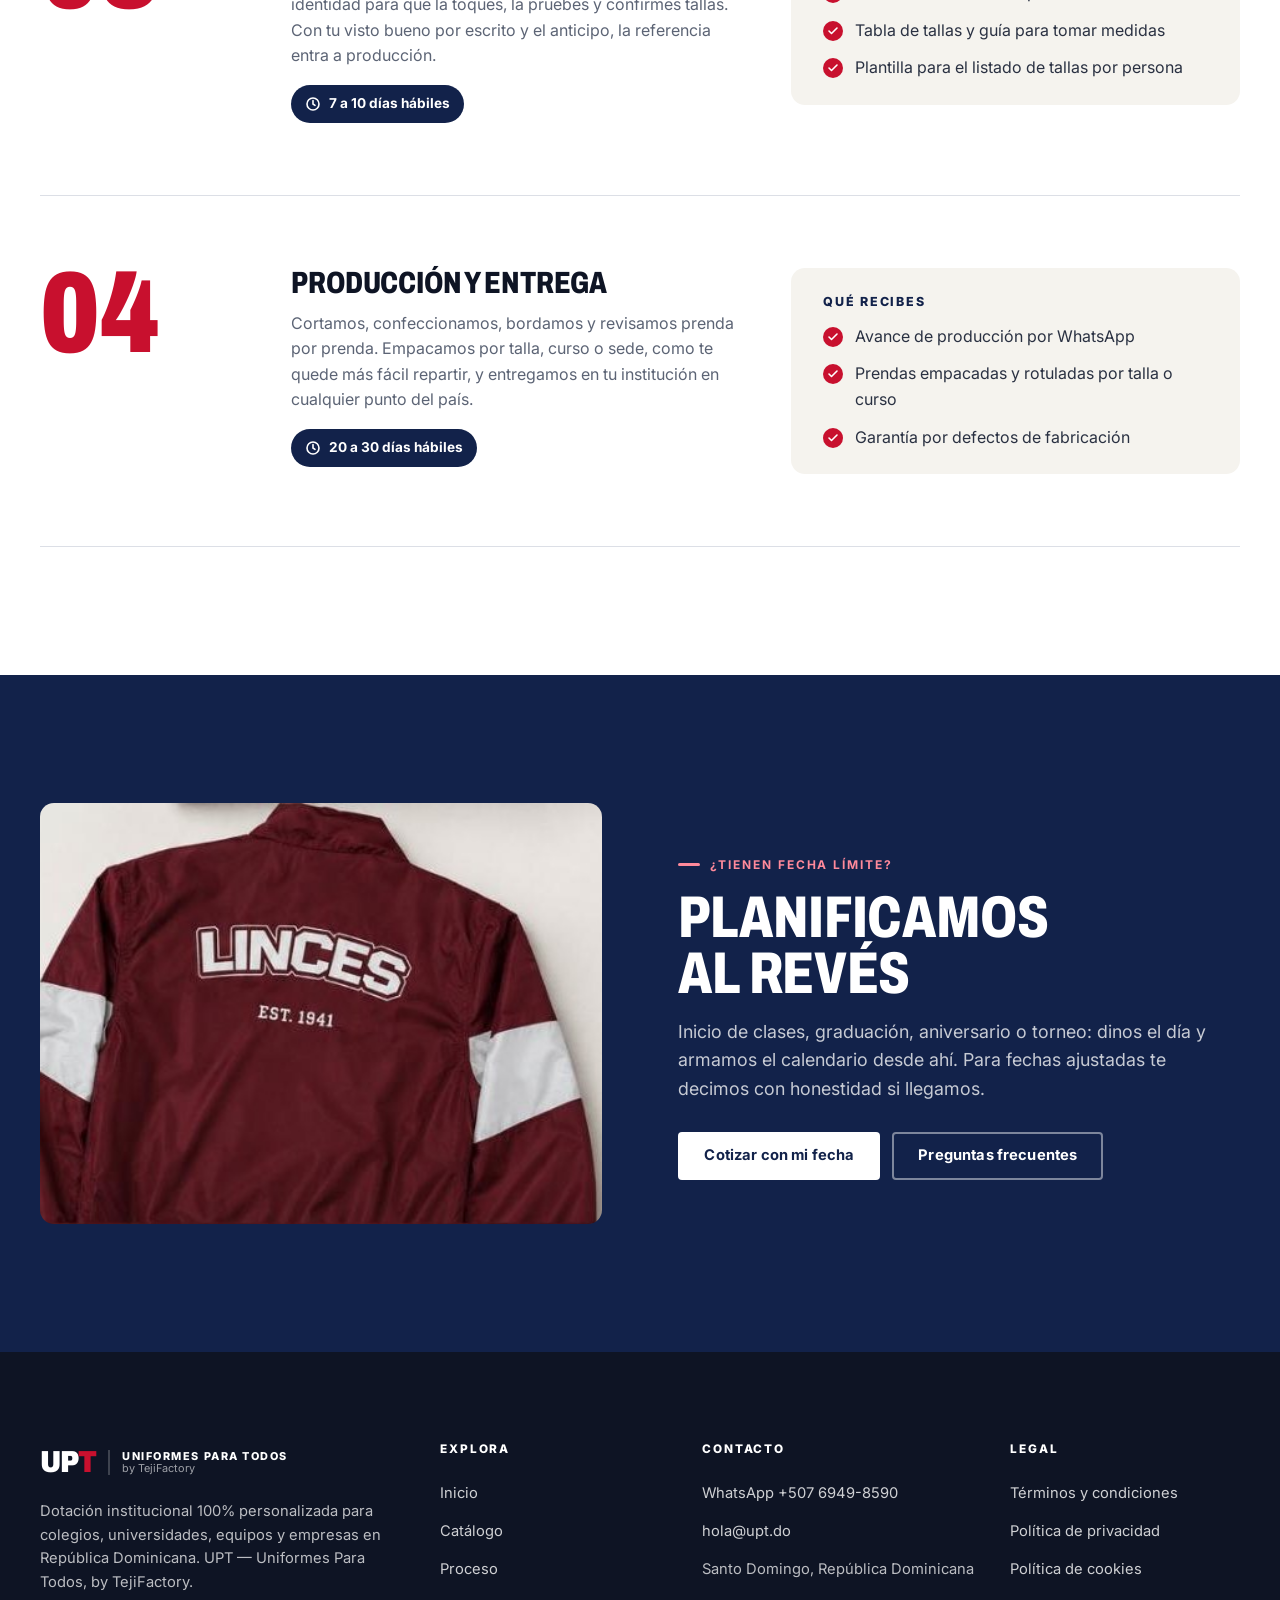
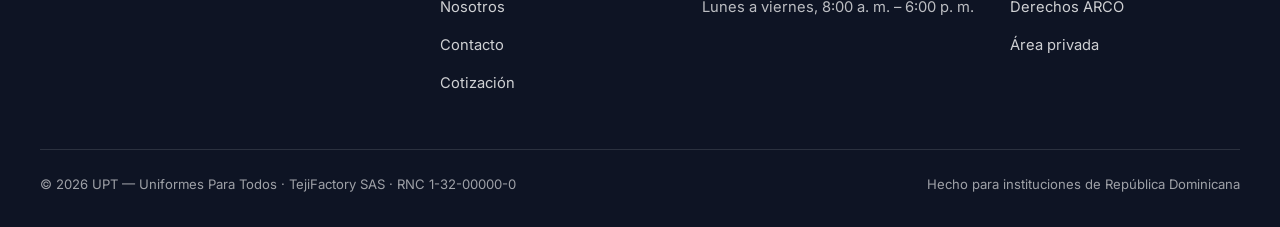
<file: proceso.html>
<!DOCTYPE html>
<html lang="es">
<head>
  <meta charset="UTF-8">
  <meta name="viewport" content="width=device-width, initial-scale=1">
  <title>Proceso · UPT — Uniformes Para Todos</title>
  <meta name="description" content="Cómo hacemos la dotación de tu institución: cotización, diseño, muestra, producción y entrega. Tiempos por etapa y qué recibes en cada una.">
  <meta name="theme-color" content="#12224A">
  <meta property="og:title" content="Proceso · UPT">
  <meta property="og:description" content="Cuatro pasos, cero sorpresas.">
  <meta property="og:image" content="img/productos/rompevientos-doble-faz.jpg">
  <link rel="icon" href="data:image/svg+xml,%3Csvg xmlns='http://www.w3.org/2000/svg' viewBox='0 0 64 64'%3E%3Crect width='64' height='64' rx='12' fill='%2312224A'/%3E%3Ctext x='32' y='43' font-family='Arial Black,Arial' font-weight='900' font-size='26' text-anchor='middle' fill='white'%3EUP%3Ctspan fill='%23FF4D63'%3ET%3C/tspan%3E%3C/text%3E%3C/svg%3E">
  <link rel="preconnect" href="https://fonts.googleapis.com">
  <link rel="preconnect" href="https://fonts.gstatic.com" crossorigin>
  <link href="https://fonts.googleapis.com/css2?family=Archivo:wdth,wght@62..125,500..900&family=Inter:wght@400;500;600;700;800&display=swap" rel="stylesheet">
  <link rel="stylesheet" href="css/styles.css">
  <script>document.documentElement.classList.add('js');</script>
</head>
<body data-page="proceso">
<main id="main">
  <section class="page-hero">
    <div class="wrap enter">
      <p class="crumbs"><a href="index.html">Inicio</a> / Proceso</p>
      <h1>Cuatro pasos,<br>cero sorpresas</h1>
      <p class="lead">Desde que nos escribes hasta que tu gente estrena: qué pasa en cada etapa, cuánto tarda y qué recibes tú.</p>
      <div class="timeline" aria-label="Duración aproximada por etapa">
        <div><b>Cotización</b><span data-cfg="pedido.respuesta">24 horas hábiles</span></div>
        <div><b>Diseño</b><span data-cfg="pedido.diseno">3 a 5 días hábiles</span></div>
        <div><b>Muestra</b><span data-cfg="pedido.muestra">7 a 10 días hábiles</span></div>
        <div><b>Producción</b><span data-cfg="pedido.produccion">20 a 30 días hábiles</span></div>
      </div>
    </div>
  </section>

  <section class="sec" aria-label="Etapas del proceso">
    <div class="wrap">
      <article class="phase rv">
        <div class="phase-n" aria-hidden="true">01</div>
        <div>
          <h2 class="h3">Cotización</h2>
          <p>Nos cuentas qué tipo de institución son, qué prendas quieren, cantidades aproximadas y si ya tienen diseño. Lo haces en el cotizador en línea o por WhatsApp. Revisamos la solicitud y, si falta algo, te llamamos.</p>
          <span class="time"><svg viewBox="0 0 24 24" fill="none" stroke="currentColor" stroke-width="2.4" stroke-linecap="round" aria-hidden="true"><circle cx="12" cy="12" r="9"/><polyline points="12 7 12 12 15 14"/></svg><span data-cfg="pedido.respuesta">24 horas hábiles</span></span>
        </div>
        <div class="receive">
          <h3>Qué recibes</h3>
          <ul class="check-list">
            <li>Propuesta con precio por prenda y total</li>
            <li>Telas, técnicas y acabados recomendados</li>
            <li>Calendario con fecha de entrega estimada</li>
          </ul>
        </div>
      </article>
      <article class="phase rv">
        <div class="phase-n" aria-hidden="true">02</div>
        <div>
          <h2 class="h3">Diseño</h2>
          <p>Si ya tienen escudo y arte, lo adaptamos a cada prenda: bordado, sublimado o jacquard. Si no, nuestro equipo desarrolla la marca con ustedes: escudo, mascota, paleta y marquillas. Hasta dos rondas de ajustes incluidas.</p>
          <span class="time"><svg viewBox="0 0 24 24" fill="none" stroke="currentColor" stroke-width="2.4" stroke-linecap="round" aria-hidden="true"><circle cx="12" cy="12" r="9"/><polyline points="12 7 12 12 15 14"/></svg><span data-cfg="pedido.diseno">3 a 5 días hábiles</span></span>
        </div>
        <div class="receive">
          <h3>Qué recibes</h3>
          <ul class="check-list">
            <li>Montaje digital de cada prenda, por delante y por detrás</li>
            <li>Escudo y marquillas en alta resolución</li>
            <li>Ficha de colores para aprobar</li>
          </ul>
        </div>
      </article>
      <article class="phase rv">
        <div class="phase-n" aria-hidden="true">03</div>
        <div>
          <h2 class="h3">Muestra y aprobación</h2>
          <p>Fabricamos una muestra física de cada prenda con tu identidad para que la toques, la pruebes y confirmes tallas. Con tu visto bueno por escrito y el anticipo, la referencia entra a producción.</p>
          <span class="time"><svg viewBox="0 0 24 24" fill="none" stroke="currentColor" stroke-width="2.4" stroke-linecap="round" aria-hidden="true"><circle cx="12" cy="12" r="9"/><polyline points="12 7 12 12 15 14"/></svg><span data-cfg="pedido.muestra">7 a 10 días hábiles</span></span>
        </div>
        <div class="receive">
          <h3>Qué recibes</h3>
          <ul class="check-list">
            <li>Muestra física de cada prenda</li>
            <li>Tabla de tallas y guía para tomar medidas</li>
            <li>Plantilla para el listado de tallas por persona</li>
          </ul>
        </div>
      </article>
      <article class="phase rv">
        <div class="phase-n" aria-hidden="true">04</div>
        <div>
          <h2 class="h3">Producción y entrega</h2>
          <p>Cortamos, confeccionamos, bordamos y revisamos prenda por prenda. Empacamos por talla, curso o sede, como te quede más fácil repartir, y entregamos en tu institución en cualquier punto del país.</p>
          <span class="time"><svg viewBox="0 0 24 24" fill="none" stroke="currentColor" stroke-width="2.4" stroke-linecap="round" aria-hidden="true"><circle cx="12" cy="12" r="9"/><polyline points="12 7 12 12 15 14"/></svg><span data-cfg="pedido.produccion">20 a 30 días hábiles</span></span>
        </div>
        <div class="receive">
          <h3>Qué recibes</h3>
          <ul class="check-list">
            <li>Avance de producción por WhatsApp</li>
            <li>Prendas empacadas y rotuladas por talla o curso</li>
            <li>Garantía por defectos de fabricación</li>
          </ul>
        </div>
      </article>
    </div>
  </section>

  <section class="sec bg-azul on-dark">
    <div class="wrap split">
      <div class="split-media rv" style="aspect-ratio:4/3">
        <img src="img/productos/rompevientos-doble-faz.jpg" alt="Espalda de un rompevientos personalizado con el nombre de la institución" width="484" height="338" loading="lazy">
      </div>
      <div class="rv rv-d1">
        <p class="eyebrow">¿Tienen fecha límite?</p>
        <h2 class="h2">Planificamos<br>al revés</h2>
        <p class="lead" style="margin-top:16px">Inicio de clases, graduación, aniversario o torneo: dinos el día y armamos el calendario desde ahí. Para fechas ajustadas te decimos con honestidad si llegamos.</p>
        <div class="hero-actions" style="margin-top:28px">
          <a href="cotizacion.html" class="btn btn-light">Cotizar con mi fecha</a>
          <a href="cotizacion.html#preguntas" class="btn btn-ghost-light">Preguntas frecuentes</a>
        </div>
      </div>
    </div>
  </section>
</main>
<script src="js/config.js"></script>
<script src="js/productos.js"></script>
<script src="js/layout.js"></script>
</body>
</html>
</file>
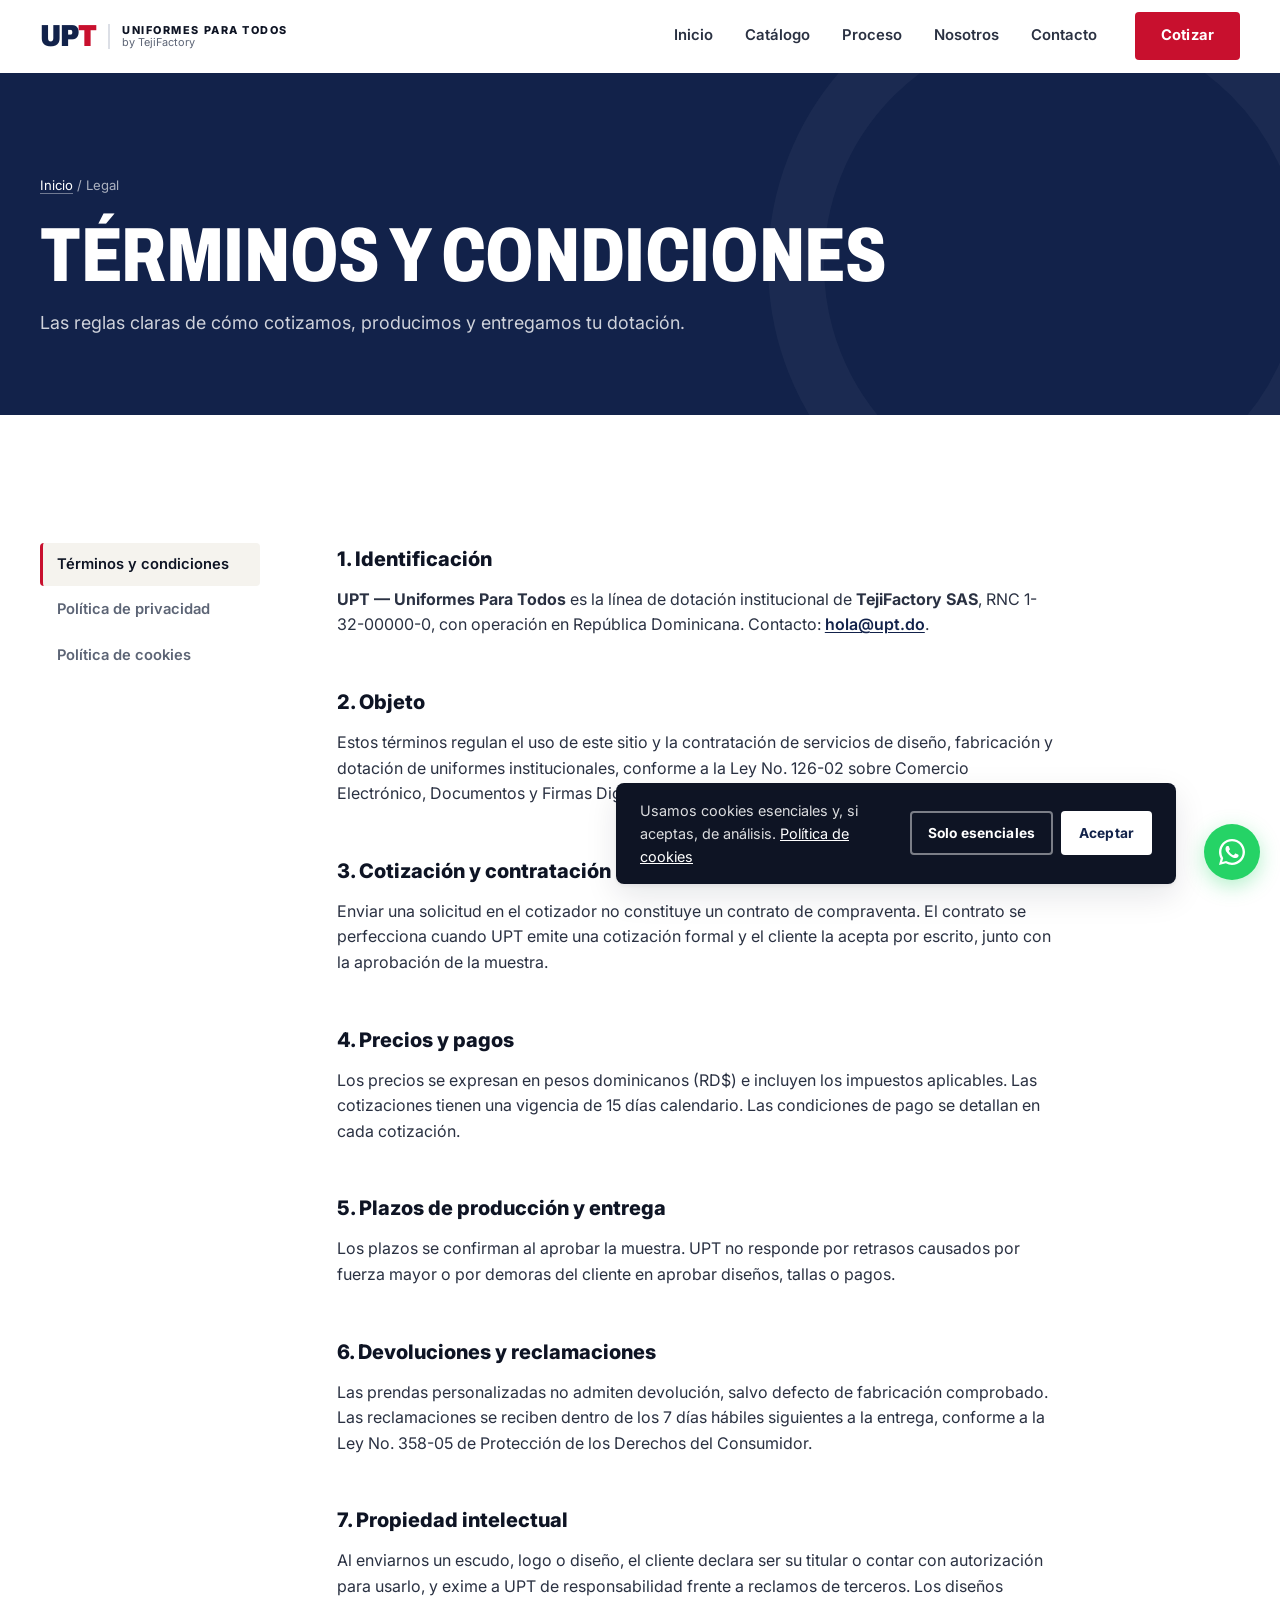
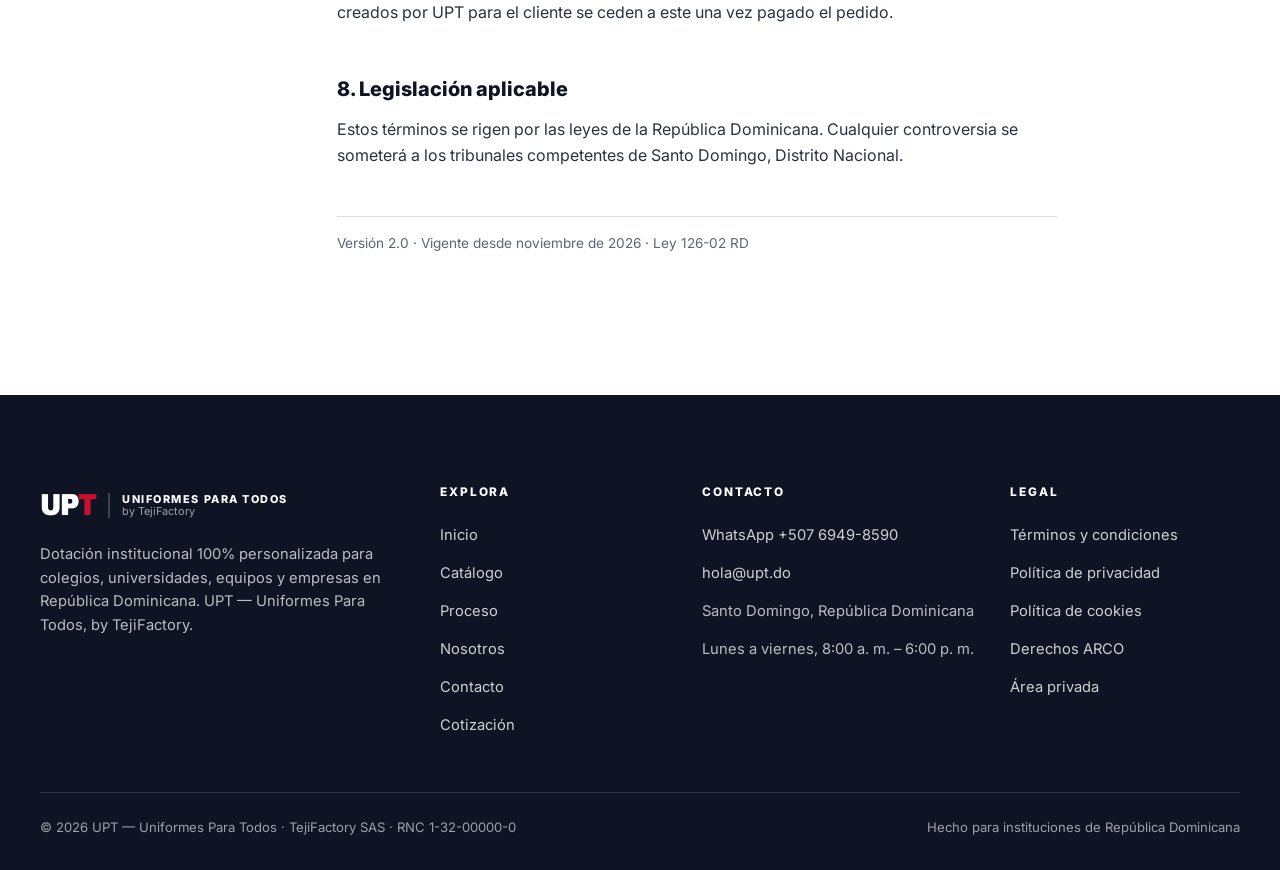
<file: terminos.html>
<!DOCTYPE html>
<html lang="es">
<head>
  <meta charset="UTF-8">
  <meta name="viewport" content="width=device-width, initial-scale=1">
  <title>Términos y condiciones · UPT — Uniformes Para Todos</title>
  <meta name="description" content="Términos y condiciones de uso y contratación de UPT — Uniformes Para Todos, conforme a la Ley 126-02 de República Dominicana.">
  <meta name="theme-color" content="#12224A">
  <link rel="icon" href="data:image/svg+xml,%3Csvg xmlns='http://www.w3.org/2000/svg' viewBox='0 0 64 64'%3E%3Crect width='64' height='64' rx='12' fill='%2312224A'/%3E%3Ctext x='32' y='43' font-family='Arial Black,Arial' font-weight='900' font-size='26' text-anchor='middle' fill='white'%3EUP%3Ctspan fill='%23FF4D63'%3ET%3C/tspan%3E%3C/text%3E%3C/svg%3E">
  <link rel="preconnect" href="https://fonts.googleapis.com">
  <link rel="preconnect" href="https://fonts.gstatic.com" crossorigin>
  <link href="https://fonts.googleapis.com/css2?family=Archivo:wdth,wght@62..125,500..900&family=Inter:wght@400;500;600;700;800&display=swap" rel="stylesheet">
  <link rel="stylesheet" href="css/styles.css">
  <script>document.documentElement.classList.add('js');</script>
</head>
<body data-page="terminos">
<main id="main">
  <section class="page-hero">
    <div class="wrap enter">
      <p class="crumbs"><a href="index.html">Inicio</a> / Legal</p>
      <h1>Términos y condiciones</h1>
      <p class="lead">Las reglas claras de cómo cotizamos, producimos y entregamos tu dotación.</p>
    </div>
  </section>
  <section class="sec">
    <div class="wrap legal-layout">
      <nav class="legal-nav" aria-label="Documentos legales">
        <a href="terminos.html" aria-current="page">Términos y condiciones</a>
        <a href="privacidad.html">Política de privacidad</a>
        <a href="cookies.html">Política de cookies</a>
      </nav>
      <article class="prose">
        <h2>1. Identificación</h2>
        <p><strong>UPT — Uniformes Para Todos</strong> es la línea de dotación institucional de <strong>TejiFactory SAS</strong>, RNC <span data-cfg="contacto.rnc">1-32-00000-0</span>, con operación en República Dominicana. Contacto: <a data-mail="correo" href="mailto:hola@upt.do"><span data-cfg="contacto.correo">hola@upt.do</span></a>.</p>
        <h2>2. Objeto</h2>
        <p>Estos términos regulan el uso de este sitio y la contratación de servicios de diseño, fabricación y dotación de uniformes institucionales, conforme a la Ley No. 126-02 sobre Comercio Electrónico, Documentos y Firmas Digitales.</p>
        <h2>3. Cotización y contratación</h2>
        <p>Enviar una solicitud en el cotizador no constituye un contrato de compraventa. El contrato se perfecciona cuando UPT emite una cotización formal y el cliente la acepta por escrito, junto con la aprobación de la muestra.</p>
        <h2>4. Precios y pagos</h2>
        <p>Los precios se expresan en pesos dominicanos (RD$) e incluyen los impuestos aplicables. Las cotizaciones tienen una vigencia de <span data-cfg="pedido.vigenciaCotizacion">15 días calendario</span>. Las condiciones de pago se detallan en cada cotización.</p>
        <h2>5. Plazos de producción y entrega</h2>
        <p>Los plazos se confirman al aprobar la muestra. UPT no responde por retrasos causados por fuerza mayor o por demoras del cliente en aprobar diseños, tallas o pagos.</p>
        <h2>6. Devoluciones y reclamaciones</h2>
        <p>Las prendas personalizadas no admiten devolución, salvo defecto de fabricación comprobado. Las reclamaciones se reciben dentro de los 7 días hábiles siguientes a la entrega, conforme a la Ley No. 358-05 de Protección de los Derechos del Consumidor.</p>
        <h2>7. Propiedad intelectual</h2>
        <p>Al enviarnos un escudo, logo o diseño, el cliente declara ser su titular o contar con autorización para usarlo, y exime a UPT de responsabilidad frente a reclamos de terceros. Los diseños creados por UPT para el cliente se ceden a este una vez pagado el pedido.</p>
        <h2>8. Legislación aplicable</h2>
        <p>Estos términos se rigen por las leyes de la República Dominicana. Cualquier controversia se someterá a los tribunales competentes de Santo Domingo, Distrito Nacional.</p>
        <p class="ver">Versión 2.0 · Vigente desde noviembre de 2026 · Ley 126-02 RD</p>
      </article>
    </div>
  </section>
</main>
<script src="js/config.js"></script>
<script src="js/productos.js"></script>
<script src="js/layout.js"></script>
<script>document.querySelectorAll('[data-mail]').forEach(function(a){a.href='mailto:'+UPT_CONFIG.contacto[a.dataset.mail];});</script>
</body>
</html>
</file>
<file: css/styles.css>
/* ════════════════════════════════════════════════════════════
   UPT — Uniformes Para Todos · Sistema visual
   Azul institucional + rojo de equipo sobre blanco hueso.
   Display: Archivo condensado (letra de varsity) · Texto: Inter
   ════════════════════════════════════════════════════════════ */
:root {
  --azul: #12224A;
  --azul-2: #1B3170;
  --azul-claro: #E8ECF6;
  --rojo: #C8102E;
  --rojo-2: #A50D26;
  --tinta: #0E1424;
  --texto: #2A3142;
  --muted: #5C6475;
  --linea: #DCDFE6;
  --hueso: #F5F3EE;
  --blanco: #FFFFFF;
  --ok: #157347;
  --wa: #25D366;

  --display: "Archivo", "Arial Narrow", Arial, sans-serif;
  --sans: "Inter", "Helvetica Neue", Arial, sans-serif;

  --s1: 4px; --s2: 8px; --s3: 12px; --s4: 16px; --s5: 24px; --s6: 32px; --s7: 48px; --s8: 64px; --s9: 96px; --s10: 128px;
  --r1: 4px; --r2: 8px; --r3: 14px;
  --ancho: 1200px;
  --gutter: clamp(16px, 4vw, 40px);
  --hdr-h: 72px;

  --ease-out: cubic-bezier(0.23, 1, 0.32, 1);
  --ease-in-out: cubic-bezier(0.77, 0, 0.175, 1);
  --ease-drawer: cubic-bezier(0.32, 0.72, 0, 1);
  --sombra-1: 0 1px 2px rgba(14,20,36,.06), 0 2px 8px rgba(14,20,36,.05);
  --sombra-2: 0 2px 4px rgba(14,20,36,.06), 0 12px 32px rgba(14,20,36,.10);
  color-scheme: light;
}

*, *::before, *::after { box-sizing: border-box; margin: 0; padding: 0; }
html { -webkit-text-size-adjust: 100%; scroll-padding-top: calc(var(--hdr-h) + 16px); }
html.no-scroll { overflow: hidden; }
body { font-family: var(--sans); font-size: 16px; line-height: 1.6; color: var(--texto); background: var(--blanco); -webkit-font-smoothing: antialiased; text-rendering: optimizeLegibility; overflow-x: hidden; }
img { display: block; max-width: 100%; height: auto; }
a { color: inherit; text-decoration: none; }
button, input, select, textarea { font: inherit; color: inherit; }
button { cursor: pointer; background: none; border: none; }
:focus-visible { outline: 3px solid var(--rojo); outline-offset: 3px; border-radius: 2px; }
[hidden] { display: none !important; }
.sr-only { position: absolute; width: 1px; height: 1px; padding: 0; margin: -1px; overflow: hidden; clip: rect(0,0,0,0); white-space: nowrap; border: 0; }

.skip { position: fixed; top: 8px; left: 8px; z-index: 999; padding: 10px 16px; background: var(--tinta); color: #fff; border-radius: var(--r1); font-weight: 700; transform: translateY(-160%); transition: transform 160ms var(--ease-out); }
.skip:focus { transform: translateY(0); }

.wrap { width: 100%; max-width: calc(var(--ancho) + var(--gutter) * 2); margin: 0 auto; padding: 0 var(--gutter); }

/* ── Tipografía ───────────────────────────────────────────── */
.display, h1, .h1, .h2, .h3 { font-family: var(--display); font-stretch: 75%; font-weight: 800; color: var(--tinta); text-transform: uppercase; letter-spacing: -.005em; line-height: .95; text-wrap: balance; }
h1, .h1 { font-size: clamp(2.9rem, 7.2vw, 6.4rem); }
.h2 { font-size: clamp(2.2rem, 4.6vw, 3.9rem); }
.h3 { font-size: clamp(1.5rem, 2.4vw, 2rem); line-height: 1; }
h1 em, .h2 em { font-style: normal; color: var(--rojo); }
.eyebrow { display: inline-flex; align-items: center; gap: 10px; font-size: .75rem; font-weight: 700; letter-spacing: .16em; text-transform: uppercase; color: var(--rojo); margin-bottom: var(--s4); }
.eyebrow::before { content: ""; width: 22px; height: 3px; background: currentColor; border-radius: 2px; }
.lead { font-size: clamp(1.05rem, 1.4vw, 1.2rem); line-height: 1.6; color: var(--muted); max-width: 60ch; text-wrap: pretty; }
.muted { color: var(--muted); }
.on-dark { color: #fff; }
.on-dark .h1, .on-dark h1, .on-dark .h2, .on-dark .h3 { color: #fff; }
.on-dark .lead, .on-dark .muted { color: rgba(255,255,255,.76); }
.on-dark .eyebrow { color: #FF8A9B; }

/* ── Secciones ───────────────────────────────────────────── */
.sec { padding: clamp(72px, 10vw, 128px) 0; }
.sec-tight { padding: clamp(48px, 7vw, 80px) 0; }
.bg-hueso { background: var(--hueso); }
.bg-azul { background: var(--azul); }
.bg-tinta { background: var(--tinta); }
.sec-head { display: flex; align-items: flex-end; justify-content: space-between; gap: var(--s6); flex-wrap: wrap; margin-bottom: clamp(32px, 5vw, 56px); }
.sec-head .lead { margin-top: var(--s4); }

/* ── Botones ─────────────────────────────────────────────── */
.btn { display: inline-flex; align-items: center; justify-content: center; gap: 10px; min-height: 48px; padding: 0 24px; border-radius: var(--r1); font-weight: 700; font-size: .92rem; letter-spacing: .01em; border: 2px solid transparent; transition: background-color 160ms ease, color 160ms ease, border-color 160ms ease, transform 160ms var(--ease-out), box-shadow 160ms ease; white-space: nowrap; user-select: none; }
.btn:active { transform: scale(0.97); }
.btn svg { width: 18px; height: 18px; flex: none; transition: transform 200ms var(--ease-out); }
.btn-primary { background: var(--rojo); color: #fff; }
.btn-secondary { background: transparent; color: var(--azul); border-color: var(--azul); }
.btn-light { background: #fff; color: var(--azul); }
.btn-ghost-light { background: transparent; color: #fff; border-color: rgba(255,255,255,.45); }
.btn-wa { background: var(--wa); color: #06351A; }
.btn-block { width: 100%; }
.btn-sm { min-height: 40px; padding: 0 16px; font-size: .85rem; }
@media (hover: hover) and (pointer: fine) {
  .btn-primary:hover { background: var(--rojo-2); }
  .btn-secondary:hover { background: var(--azul); color: #fff; }
  .btn-light:hover { background: var(--azul-claro); }
  .btn-ghost-light:hover { border-color: #fff; background: rgba(255,255,255,.08); }
  .btn-wa:hover { background: #1EBE5A; }
  .btn:hover svg.arrow { transform: translateX(3px); }
}
.link { color: var(--azul); font-weight: 700; background-image: linear-gradient(currentColor, currentColor); background-size: 0% 2px; background-position: 0 100%; background-repeat: no-repeat; transition: background-size 240ms var(--ease-out); padding-bottom: 2px; }
.link:hover { background-size: 100% 2px; }

/* ── Header ──────────────────────────────────────────────── */
.hdr { position: sticky; top: 0; z-index: 80; background: rgba(255,255,255,.94); backdrop-filter: saturate(1.4) blur(12px); -webkit-backdrop-filter: saturate(1.4) blur(12px); border-bottom: 1px solid transparent; transition: border-color 200ms ease, box-shadow 200ms ease; }
.hdr.scrolled { border-bottom-color: var(--linea); box-shadow: 0 1px 12px rgba(14,20,36,.05); }
.hdr-row { display: flex; align-items: center; gap: var(--s5); height: var(--hdr-h); }
.logo { display: inline-flex; align-items: center; gap: 12px; flex: none; min-height: 44px; }
.logo-mark { font-family: var(--display); font-stretch: 85%; font-weight: 900; font-size: 1.9rem; line-height: 1; letter-spacing: -.03em; color: var(--azul); }
.logo-mark b { color: var(--rojo); font-weight: 900; }
.logo-txt { display: flex; flex-direction: column; line-height: 1.15; padding-left: 12px; border-left: 2px solid var(--linea); }
.logo-name { font-size: .68rem; font-weight: 800; letter-spacing: .14em; text-transform: uppercase; color: var(--tinta); }
.logo-by { font-size: .68rem; color: var(--muted); }
.nav { margin-left: auto; display: flex; gap: var(--s1); }
.nav a { position: relative; display: inline-flex; align-items: center; min-height: 44px; padding: 0 14px; font-weight: 600; font-size: .93rem; color: var(--texto); transition: color 160ms ease; }
.nav a::after { content: ""; position: absolute; left: 14px; right: 14px; bottom: 8px; height: 2px; background: var(--rojo); transform: scaleX(0); transform-origin: left; transition: transform 220ms var(--ease-out); }
.nav a:hover { color: var(--tinta); }
.nav a:hover::after, .nav a[aria-current="page"]::after { transform: scaleX(1); }
.nav a[aria-current="page"] { color: var(--tinta); font-weight: 700; }
.hdr-cta[aria-current="page"] { box-shadow: 0 0 0 3px rgba(200,16,46,.22); }
.menu-btn { display: none; width: 44px; height: 44px; margin-left: auto; border-radius: var(--r1); position: relative; }
.menu-btn span { position: absolute; left: 11px; right: 11px; height: 2px; background: var(--tinta); border-radius: 2px; transition: transform 220ms var(--ease-out); }
.menu-btn span:first-child { top: 17px; } .menu-btn span:last-child { top: 25px; }
.menu-open .menu-btn span:first-child { transform: translateY(4px) rotate(45deg); }
.menu-open .menu-btn span:last-child { transform: translateY(-4px) rotate(-45deg); }
.menu-movil { position: fixed; z-index: 79; inset: var(--hdr-h) 0 0 0; background: var(--blanco); padding: var(--s6) var(--gutter); display: flex; flex-direction: column; gap: var(--s6); opacity: 0; transform: translateY(-8px); transition: opacity 200ms var(--ease-out), transform 200ms var(--ease-out); overflow-y: auto; }
.menu-movil.on { opacity: 1; transform: none; }
.menu-movil nav { display: flex; flex-direction: column; }
.menu-movil nav a { font-family: var(--display); font-stretch: 75%; font-weight: 800; text-transform: uppercase; font-size: 2.4rem; line-height: 1; padding: 14px 0; border-bottom: 1px solid var(--linea); color: var(--tinta); }
.menu-movil nav a[aria-current="page"] { color: var(--rojo); }
@media (max-width: 900px) {
  .nav, .hdr-cta { display: none; }
  .menu-btn { display: block; }
}
@media (max-width: 360px) { .logo-txt { display: none; } }

/* ── Hero (inicio) ───────────────────────────────────────── */
.hero { background: var(--azul); color: #fff; position: relative; overflow: hidden; }
.hero::before { content: ""; position: absolute; inset: 0; background: radial-gradient(120% 80% at 85% 10%, rgba(27,49,112,.9), transparent 60%); pointer-events: none; }
.hero-grid { position: relative; display: grid; grid-template-columns: 1.05fr 1fr; gap: clamp(32px, 5vw, 72px); align-items: center; min-height: calc(100svh - var(--hdr-h)); padding-top: clamp(48px, 7vw, 88px); padding-bottom: clamp(48px, 7vw, 88px); }
.hero h1 { color: #fff; margin-bottom: var(--s5); }
.hero .lead { color: rgba(255,255,255,.8); margin-bottom: var(--s6); }
.hero-actions { display: flex; flex-wrap: wrap; gap: var(--s3); }
.hero-facts { display: flex; flex-wrap: wrap; gap: var(--s5) var(--s6); margin-top: var(--s7); padding-top: var(--s5); border-top: 1px solid rgba(255,255,255,.16); }
.hero-facts div { font-size: .85rem; color: rgba(255,255,255,.72); }
.hero-facts b { display: block; font-family: var(--display); font-stretch: 75%; font-weight: 800; font-size: 2rem; line-height: 1; color: #fff; margin-bottom: 4px; }
.hero-mosaic { display: grid; grid-template-columns: 1fr 1fr; grid-template-rows: 1fr 1fr; gap: var(--s3); height: min(72svh, 640px); }
.tile { position: relative; overflow: hidden; border-radius: var(--r2); background: #E9E9EA; }
.tile img { width: 100%; height: 100%; object-fit: cover; transition: transform 500ms var(--ease-out); }
.tile-tall { grid-row: span 2; }
a.tile:hover img { transform: scale(1.03); }
.tile-tag { position: absolute; left: 10px; bottom: 10px; padding: 6px 10px; border-radius: var(--r1); background: rgba(14,20,36,.82); color: #fff; font-size: .72rem; font-weight: 700; letter-spacing: .08em; text-transform: uppercase; }
@media (max-width: 900px) {
  .hero-grid { grid-template-columns: 1fr; min-height: 0; }
  .hero-mosaic { height: auto; grid-template-rows: auto; }
  .hero-mosaic .tile { aspect-ratio: 4/5; }
  .hero-mosaic .tile-tall { grid-row: auto; grid-column: span 2; aspect-ratio: 4/3; }
}

/* Entrada del hero, una sola vez */
@keyframes entra { from { opacity: 0; transform: translateY(16px); } to { opacity: 1; transform: none; } }
.enter > * { animation: entra 700ms var(--ease-out) both; }
.enter > *:nth-child(2) { animation-delay: 70ms; }
.enter > *:nth-child(3) { animation-delay: 140ms; }
.enter > *:nth-child(4) { animation-delay: 210ms; }
.enter > *:nth-child(5) { animation-delay: 280ms; }
.enter-tiles .tile { animation: entra 800ms var(--ease-out) both; }
.enter-tiles .tile:nth-child(2) { animation-delay: 120ms; }
.enter-tiles .tile:nth-child(3) { animation-delay: 200ms; }

/* ── Cabecera de página interna ──────────────────────────── */
.page-hero { background: var(--azul); color: #fff; padding: clamp(56px, 8vw, 104px) 0 clamp(48px, 6vw, 80px); position: relative; overflow: hidden; }
.page-hero::after { content: ""; position: absolute; right: -6%; top: -30%; width: 46%; aspect-ratio: 1; border-radius: 50%; border: 56px solid rgba(255,255,255,.04); pointer-events: none; }
.page-hero h1 { color: #fff; font-size: clamp(2.6rem, 6vw, 5rem); margin-bottom: var(--s4); }
.page-hero .lead { color: rgba(255,255,255,.8); }
.crumbs { font-size: .82rem; color: rgba(255,255,255,.65); margin-bottom: var(--s5); }
.crumbs a { color: #fff; text-decoration: underline; text-underline-offset: 3px; text-decoration-color: rgba(255,255,255,.4); }

/* ── Cifras ──────────────────────────────────────────────── */
.stats { display: grid; grid-template-columns: repeat(4, 1fr); border-top: 1px solid var(--linea); border-bottom: 1px solid var(--linea); }
.stat { padding: var(--s6) var(--s5); border-left: 1px solid var(--linea); }
.stat:first-child { border-left: none; padding-left: 0; }
.stat b { display: block; font-family: var(--display); font-stretch: 75%; font-weight: 900; font-size: clamp(2.6rem, 5vw, 4rem); line-height: .9; color: var(--azul); margin-bottom: var(--s2); }
.stat span { font-size: .9rem; color: var(--muted); }
@media (max-width: 760px) {
  .stats { grid-template-columns: 1fr 1fr; }
  .stat { padding: var(--s5) var(--s4); }
  .stat:nth-child(odd) { border-left: none; padding-left: 0; }
  .stat:nth-child(n+3) { border-top: 1px solid var(--linea); }
}

/* ── Rejillas y tarjetas ─────────────────────────────────── */
.grid-2 { display: grid; grid-template-columns: repeat(2, 1fr); gap: var(--s5); }
.grid-3 { display: grid; grid-template-columns: repeat(3, 1fr); gap: var(--s5); }
.grid-4 { display: grid; grid-template-columns: repeat(4, 1fr); gap: var(--s5); }
@media (max-width: 1000px) { .grid-4 { grid-template-columns: repeat(2, 1fr); } .grid-3 { grid-template-columns: repeat(2, 1fr); } }
@media (max-width: 640px) { .grid-2, .grid-3, .grid-4 { grid-template-columns: 1fr; } }

.card { background: var(--blanco); border: 1px solid var(--linea); border-radius: var(--r3); padding: var(--s6); }
.card h3 { font-size: 1.12rem; font-weight: 700; color: var(--tinta); margin-bottom: var(--s2); line-height: 1.3; }
.card p { color: var(--muted); font-size: .96rem; }
.card-ico { width: 48px; height: 48px; border-radius: var(--r2); background: var(--azul-claro); color: var(--azul); display: grid; place-items: center; margin-bottom: var(--s5); }
.card-ico svg { width: 24px; height: 24px; }

/* Producto */
.prod { position: relative; display: flex; flex-direction: column; background: var(--blanco); border: 1px solid var(--linea); border-radius: var(--r3); overflow: hidden; transition: transform 220ms var(--ease-out), box-shadow 220ms var(--ease-out), border-color 220ms ease; }
.prod-media { position: relative; aspect-ratio: 4/5; overflow: hidden; background: #E9E9EA; }
.prod-media img { width: 100%; height: 100%; object-fit: cover; transition: transform 500ms var(--ease-out); }
.prod-cat { position: absolute; top: 12px; left: 12px; padding: 5px 10px; border-radius: var(--r1); background: var(--azul); color: #fff; font-size: .7rem; font-weight: 700; letter-spacing: .1em; text-transform: uppercase; }
.prod-body { padding: var(--s5); display: flex; flex-direction: column; gap: var(--s2); flex: 1; }
.prod-ref { font-size: .72rem; font-weight: 700; letter-spacing: .12em; color: var(--muted); text-transform: uppercase; }
.prod-name { font-family: var(--display); font-stretch: 80%; font-weight: 800; font-size: 1.5rem; line-height: 1; text-transform: uppercase; color: var(--tinta); }
.prod-name a::after { content: ""; position: absolute; inset: 0; z-index: 1; }
.prod-sum { font-size: .92rem; color: var(--muted); }
.prod-foot { display: flex; gap: var(--s2); padding: 0 var(--s5) var(--s5); position: relative; z-index: 2; }
.prod-foot .btn { flex: 1; }
@media (hover: hover) and (pointer: fine) {
  .prod:hover { transform: translateY(-2px); box-shadow: var(--sombra-2); border-color: #C9CEDA; }
  .prod:hover .prod-media img { transform: scale(1.03); }
}
.prod-grid { display: grid; grid-template-columns: repeat(auto-fill, minmax(260px, 1fr)); gap: var(--s5); }

/* ── Pasos ───────────────────────────────────────────────── */
.steps { display: grid; grid-template-columns: repeat(4, 1fr); gap: var(--s5); counter-reset: paso; }
.step { position: relative; padding-top: var(--s6); border-top: 3px solid var(--azul); }
.step-n { font-family: var(--display); font-stretch: 75%; font-weight: 900; font-size: 3.6rem; line-height: .9; color: var(--rojo); margin-bottom: var(--s3); }
.step h3 { font-size: 1.15rem; font-weight: 700; color: var(--tinta); margin-bottom: var(--s2); }
.step p { color: var(--muted); font-size: .95rem; }
.step-time { display: inline-block; margin-top: var(--s3); font-size: .78rem; font-weight: 700; letter-spacing: .06em; text-transform: uppercase; color: var(--azul); background: var(--azul-claro); padding: 4px 10px; border-radius: 99px; }
.on-dark .step { border-top-color: rgba(255,255,255,.3); }
.on-dark .step h3 { color: #fff; }
.on-dark .step p { color: rgba(255,255,255,.72); }
.on-dark .step-n { color: #FF8A9B; }
@media (max-width: 900px) { .steps { grid-template-columns: 1fr 1fr; gap: var(--s6) var(--s5); } }
@media (max-width: 560px) { .steps { grid-template-columns: 1fr; } }

/* ── Split ───────────────────────────────────────────────── */
.split { display: grid; grid-template-columns: 1fr 1fr; gap: clamp(32px, 6vw, 88px); align-items: center; }
.split-media { border-radius: var(--r3); overflow: hidden; background: #E9E9EA; }
.split-media img { width: 100%; height: 100%; object-fit: cover; }
@media (max-width: 900px) { .split { grid-template-columns: 1fr; } }
.check-list { list-style: none; display: grid; gap: var(--s3); margin-top: var(--s5); }
.check-list li { position: relative; padding-left: 32px; color: var(--texto); }
.check-list li::before { content: ""; position: absolute; left: 0; top: 3px; width: 20px; height: 20px; border-radius: 50%; background: var(--rojo) url("data:image/svg+xml,%3Csvg xmlns='http://www.w3.org/2000/svg' viewBox='0 0 24 24' fill='none' stroke='white' stroke-width='3.2' stroke-linecap='round' stroke-linejoin='round'%3E%3Cpolyline points='20 6 9 17 4 12'/%3E%3C/svg%3E") center/12px no-repeat; }
.on-dark .check-list li { color: rgba(255,255,255,.88); }

.paises { display: flex; flex-wrap: wrap; gap: var(--s2); margin-top: var(--s5); }
.pais { padding: 8px 14px; border-radius: 99px; border: 1px solid rgba(255,255,255,.25); font-size: .88rem; font-weight: 600; color: #fff; }
.pais.actual { background: var(--rojo); border-color: var(--rojo); }

/* ── Testimonios ─────────────────────────────────────────── */
.quote { display: flex; flex-direction: column; justify-content: space-between; gap: var(--s5); }
.quote blockquote { font-size: 1.08rem; line-height: 1.55; color: var(--tinta); font-weight: 500; }
.quote blockquote::before { content: "“"; display: block; font-family: var(--display); font-weight: 900; font-size: 3.4rem; line-height: .6; color: var(--rojo); margin-bottom: var(--s3); }
.quote figcaption { display: flex; align-items: center; gap: var(--s3); font-size: .88rem; color: var(--muted); }
.quote figcaption b { display: block; color: var(--tinta); font-weight: 700; }
.avatar { width: 44px; height: 44px; border-radius: 50%; background: var(--azul); color: #fff; display: grid; place-items: center; font-weight: 800; font-size: .9rem; flex: none; }

/* ── CTA final ───────────────────────────────────────────── */
.cta { background: var(--rojo); color: #fff; border-radius: var(--r3); padding: clamp(40px, 6vw, 80px); display: grid; grid-template-columns: 1.4fr auto; gap: var(--s6); align-items: center; position: relative; overflow: hidden; }
.cta::after { content: "UPT"; position: absolute; right: -2%; bottom: -22%; font-family: var(--display); font-stretch: 75%; font-weight: 900; font-size: 18rem; line-height: 1; color: rgba(255,255,255,.07); pointer-events: none; }
.cta .h2 { color: #fff; }
.cta p { color: rgba(255,255,255,.85); margin-top: var(--s3); max-width: 52ch; }
.cta-actions { display: flex; flex-direction: column; gap: var(--s3); position: relative; z-index: 1; }
@media (max-width: 800px) { .cta { grid-template-columns: 1fr; } .cta-actions { flex-direction: row; flex-wrap: wrap; } }

/* ── FAQ (acordeón) ──────────────────────────────────────── */
.faq { border-top: 1px solid var(--linea); }
.faq-item { border-bottom: 1px solid var(--linea); }
.faq-q { width: 100%; display: flex; align-items: center; justify-content: space-between; gap: var(--s4); padding: 20px 0; text-align: left; font-weight: 700; font-size: 1.04rem; color: var(--tinta); min-height: 56px; }
.faq-q .pm { position: relative; width: 28px; height: 28px; flex: none; border-radius: 50%; border: 2px solid var(--linea); transition: border-color 160ms ease, background-color 160ms ease; }
.faq-q .pm::before, .faq-q .pm::after { content: ""; position: absolute; left: 50%; top: 50%; width: 12px; height: 2px; background: var(--azul); transform: translate(-50%, -50%); transition: transform 220ms var(--ease-out); }
.faq-q .pm::after { transform: translate(-50%, -50%) rotate(90deg); }
.faq-q[aria-expanded="true"] .pm { border-color: var(--azul); background: var(--azul); }
.faq-q[aria-expanded="true"] .pm::before, .faq-q[aria-expanded="true"] .pm::after { background: #fff; }
.faq-q[aria-expanded="true"] .pm::after { transform: translate(-50%, -50%) rotate(0deg); }
.faq-a { display: grid; grid-template-rows: 0fr; transition: grid-template-rows 260ms var(--ease-out); }
.faq-a > div { overflow: hidden; }
.faq-a p { padding: 0 48px 22px 0; color: var(--muted); }
.faq-item.open .faq-a { grid-template-rows: 1fr; }

/* ── Info cotización ─────────────────────────────────────── */
.info-grid { display: grid; grid-template-columns: repeat(3, 1fr); gap: var(--s5); }
.info-card { padding: var(--s6); border-radius: var(--r3); background: var(--blanco); border: 1px solid var(--linea); }
.info-card .big { font-family: var(--display); font-stretch: 75%; font-weight: 900; font-size: 2.8rem; line-height: .9; color: var(--azul); margin-bottom: var(--s2); text-transform: uppercase; }
.info-card h3 { font-size: 1.05rem; font-weight: 700; color: var(--tinta); margin-bottom: var(--s2); }
.info-card p, .info-card li { color: var(--muted); font-size: .95rem; }
.info-card ul { list-style: none; display: grid; gap: 6px; }
.info-card li::before { content: "— "; color: var(--rojo); font-weight: 700; }
@media (max-width: 900px) { .info-grid { grid-template-columns: 1fr; } }

/* ── Cotizador ───────────────────────────────────────────── */
.wiz { background: var(--blanco); border: 1px solid var(--linea); border-radius: var(--r3); box-shadow: var(--sombra-1); overflow: hidden; }
.wiz-top { padding: var(--s5) var(--s6); border-bottom: 1px solid var(--linea); background: var(--blanco); }
.wiz-meta { display: flex; justify-content: space-between; align-items: baseline; gap: var(--s4); margin-bottom: var(--s3); }
.wiz-meta strong { font-family: var(--display); font-stretch: 80%; font-weight: 800; font-size: 1.35rem; text-transform: uppercase; color: var(--tinta); }
.wiz-meta span { font-size: .85rem; color: var(--muted); font-weight: 600; white-space: nowrap; }
.progress { height: 6px; border-radius: 99px; background: var(--azul-claro); overflow: hidden; }
.progress-bar { height: 100%; width: 100%; background: var(--rojo); border-radius: 99px; transform-origin: left; transform: scaleX(0); transition: transform 360ms var(--ease-in-out); }
.wiz-dots { display: flex; gap: var(--s2); margin-top: var(--s3); }
.wiz-dot { flex: 1; font-size: .7rem; font-weight: 700; letter-spacing: .06em; text-transform: uppercase; color: var(--muted); text-align: left; padding: 6px 0 0; min-height: 32px; border-radius: 2px; }
.wiz-dot[aria-current="step"] { color: var(--rojo); }
.wiz-dot.done { color: var(--azul); }
.wiz-dot:disabled { cursor: default; opacity: .55; }
@media (max-width: 760px) { .wiz-dots { display: none; } .wiz-top, .wiz-body, .wiz-nav { padding-left: var(--s4) !important; padding-right: var(--s4) !important; } }
.wiz-body { padding: var(--s6); min-height: 380px; position: relative; }
.wiz-step { animation: paso 280ms var(--ease-out) both; }
.wiz-step.back { animation-name: pasoAtras; }
@keyframes paso { from { opacity: 0; transform: translateX(16px); } to { opacity: 1; transform: none; } }
@keyframes pasoAtras { from { opacity: 0; transform: translateX(-16px); } to { opacity: 1; transform: none; } }
.wiz-step h2 { font-family: var(--display); font-stretch: 80%; font-weight: 800; font-size: clamp(1.6rem, 3vw, 2.2rem); text-transform: uppercase; color: var(--tinta); line-height: 1; margin-bottom: var(--s2); }
.wiz-step > p.muted { margin-bottom: var(--s6); }
.wiz-nav { display: flex; justify-content: space-between; gap: var(--s3); padding: var(--s5) var(--s6); border-top: 1px solid var(--linea); background: var(--hueso); }
.wiz-nav .btn[disabled] { opacity: .4; pointer-events: none; }

.q { margin-bottom: var(--s6); border: none; }
.q > legend, .q-label { display: block; font-weight: 700; color: var(--tinta); margin-bottom: var(--s3); font-size: 1rem; }
.q-hint { font-size: .85rem; color: var(--muted); margin: -6px 0 var(--s3); }
.choices { display: grid; grid-template-columns: repeat(auto-fill, minmax(150px, 1fr)); gap: var(--s3); }
.choices-2 { grid-template-columns: repeat(auto-fill, minmax(240px, 1fr)); }
.choice { position: relative; display: flex; flex-direction: column; gap: 4px; padding: 16px; min-height: 56px; border: 2px solid var(--linea); border-radius: var(--r2); background: var(--blanco); cursor: pointer; transition: border-color 160ms ease, background-color 160ms ease, transform 160ms var(--ease-out); }
.choice:active { transform: scale(0.98); }
.choice input { position: absolute; opacity: 0; pointer-events: none; }
.choice b { font-weight: 700; color: var(--tinta); font-size: .98rem; }
.choice small { color: var(--muted); font-size: .84rem; line-height: 1.4; }
.choice:hover { border-color: #AEB5C4; }
.choice:has(input:checked) { border-color: var(--azul); background: var(--azul-claro); }
.choice:has(input:focus-visible) { outline: 3px solid var(--rojo); outline-offset: 2px; }
.choice::after { content: ""; position: absolute; top: 12px; right: 12px; width: 20px; height: 20px; border-radius: 50%; border: 2px solid var(--linea); background: var(--blanco) center/12px no-repeat; transition: background-color 160ms ease, border-color 160ms ease; }
.choice:has(input:checked)::after { background-color: var(--azul); border-color: var(--azul); background-image: url("data:image/svg+xml,%3Csvg xmlns='http://www.w3.org/2000/svg' viewBox='0 0 24 24' fill='none' stroke='white' stroke-width='3.2' stroke-linecap='round' stroke-linejoin='round'%3E%3Cpolyline points='20 6 9 17 4 12'/%3E%3C/svg%3E"); }
.choice b { padding-right: 26px; }

.pick-grid { display: grid; grid-template-columns: repeat(auto-fill, minmax(170px, 1fr)); gap: var(--s3); }
.pick { position: relative; display: flex; flex-direction: column; border: 2px solid var(--linea); border-radius: var(--r2); overflow: hidden; cursor: pointer; background: var(--blanco); transition: border-color 160ms ease, transform 160ms var(--ease-out), box-shadow 160ms ease; }
.pick:active { transform: scale(0.98); }
.pick input { position: absolute; opacity: 0; pointer-events: none; }
.pick-img { aspect-ratio: 1; background: #E9E9EA; overflow: hidden; }
.pick-img img { width: 100%; height: 100%; object-fit: cover; }
.pick b { padding: 10px 12px 12px; font-size: .9rem; font-weight: 700; color: var(--tinta); line-height: 1.25; }
.pick:has(input:checked) { border-color: var(--rojo); box-shadow: 0 0 0 3px rgba(200,16,46,.15); }
.pick:has(input:focus-visible) { outline: 3px solid var(--rojo); outline-offset: 2px; }
.pick::after { content: ""; position: absolute; top: 10px; right: 10px; width: 26px; height: 26px; border-radius: 50%; background: rgba(255,255,255,.92) center/14px no-repeat; border: 2px solid var(--linea); transition: background-color 160ms ease, border-color 160ms ease, transform 200ms var(--ease-out); }
.pick:has(input:checked)::after { background-color: var(--rojo); border-color: var(--rojo); background-image: url("data:image/svg+xml,%3Csvg xmlns='http://www.w3.org/2000/svg' viewBox='0 0 24 24' fill='none' stroke='white' stroke-width='3.2' stroke-linecap='round' stroke-linejoin='round'%3E%3Cpolyline points='20 6 9 17 4 12'/%3E%3C/svg%3E"); }

.line-item { border: 1px solid var(--linea); border-radius: var(--r2); padding: var(--s5); margin-bottom: var(--s4); display: grid; grid-template-columns: 88px 1fr; gap: var(--s5); }
.line-item img { width: 88px; height: 110px; object-fit: cover; border-radius: var(--r1); background: #E9E9EA; }
.line-item h3 { font-weight: 700; color: var(--tinta); margin-bottom: var(--s3); font-size: 1.05rem; }
.line-fields { display: grid; grid-template-columns: 140px 1fr 1fr; gap: var(--s3); }
@media (max-width: 760px) { .line-item { grid-template-columns: 1fr; } .line-item img { width: 100%; height: 160px; } .line-fields { grid-template-columns: 1fr; } }

.field { display: flex; flex-direction: column; gap: 6px; margin-bottom: var(--s4); }
.field label { font-weight: 600; font-size: .9rem; color: var(--tinta); }
.field .req { color: var(--rojo); }
.input, .field input:not([type="checkbox"]):not([type="radio"]):not([type="file"]), .field select, .field textarea { width: 100%; min-height: 48px; padding: 12px 14px; border: 1.5px solid #C4C9D4; border-radius: var(--r1); background: var(--blanco); color: var(--tinta); font-size: 1rem; transition: border-color 160ms ease, box-shadow 160ms ease; }
.field textarea { min-height: 110px; resize: vertical; }
.field select { appearance: none; background-image: url("data:image/svg+xml,%3Csvg xmlns='http://www.w3.org/2000/svg' viewBox='0 0 24 24' fill='none' stroke='%2312224A' stroke-width='2.4' stroke-linecap='round'%3E%3Cpolyline points='6 9 12 15 18 9'/%3E%3C/svg%3E"); background-repeat: no-repeat; background-position: right 12px center; background-size: 18px; padding-right: 40px; }
.field input:focus, .field select:focus, .field textarea:focus, .input:focus { outline: none; border-color: var(--azul); box-shadow: 0 0 0 3px rgba(18,34,74,.15); }
.field.has-error input, .field.has-error select, .field.has-error textarea { border-color: var(--rojo); }
.err { display: none; font-size: .84rem; font-weight: 600; color: var(--rojo); }
.has-error > .err, .q.has-error > .err { display: block; }
.form-row { display: grid; grid-template-columns: 1fr 1fr; gap: 0 var(--s4); }
@media (max-width: 640px) { .form-row { grid-template-columns: 1fr; } }
.check { display: flex; gap: 12px; align-items: flex-start; font-size: .92rem; line-height: 1.5; padding: 6px 0; cursor: pointer; }
.check input { width: 20px; height: 20px; flex: none; margin-top: 1px; accent-color: var(--azul); cursor: pointer; }
.check a { color: var(--azul); font-weight: 700; text-decoration: underline; text-underline-offset: 2px; }
.alert { padding: 14px 16px; border-radius: var(--r2); background: #FDECEF; color: var(--rojo-2); font-weight: 600; font-size: .92rem; margin-bottom: var(--s5); }

.drop { display: flex; flex-direction: column; align-items: center; justify-content: center; gap: var(--s2); padding: var(--s6); border: 2px dashed #B9C0CE; border-radius: var(--r2); background: var(--hueso); text-align: center; cursor: pointer; transition: border-color 160ms ease, background-color 160ms ease; min-height: 160px; }
.drop:hover, .drop.over { border-color: var(--azul); background: var(--azul-claro); }
.drop svg { width: 32px; height: 32px; color: var(--azul); }
.drop b { color: var(--tinta); }
.drop small { color: var(--muted); }
.preview { display: flex; align-items: center; gap: var(--s4); margin-top: var(--s4); padding: var(--s3); border: 1px solid var(--linea); border-radius: var(--r2); }
.preview img { width: 72px; height: 72px; object-fit: contain; background: repeating-conic-gradient(#EEE 0 25%, #FFF 0 50%) 0 0/16px 16px; border-radius: var(--r1); }
.preview .file-ico { width: 72px; height: 72px; display: grid; place-items: center; background: var(--azul-claro); color: var(--azul); border-radius: var(--r1); font-weight: 800; font-size: .8rem; }
.preview div { flex: 1; min-width: 0; font-size: .9rem; }
.preview b { display: block; overflow: hidden; text-overflow: ellipsis; white-space: nowrap; color: var(--tinta); }

.summary { display: grid; gap: var(--s4); }
.sum-block { border: 1px solid var(--linea); border-radius: var(--r2); padding: var(--s5); }
.sum-head { display: flex; justify-content: space-between; align-items: center; gap: var(--s3); margin-bottom: var(--s3); }
.sum-head h3 { font-size: .8rem; font-weight: 800; letter-spacing: .12em; text-transform: uppercase; color: var(--muted); }
.sum-edit { font-weight: 700; font-size: .88rem; color: var(--azul); min-height: 44px; padding: 0 8px; border-radius: var(--r1); }
.sum-edit:hover { background: var(--azul-claro); }
.sum-block dl { display: grid; grid-template-columns: 180px 1fr; gap: 8px var(--s4); font-size: .95rem; }
.sum-block dt { color: var(--muted); }
.sum-block dd { color: var(--tinta); font-weight: 600; word-break: break-word; }
@media (max-width: 560px) { .sum-block dl { grid-template-columns: 1fr; gap: 2px; } .sum-block dd { margin-bottom: 8px; } }

.done { text-align: center; padding: clamp(32px, 6vw, 64px) var(--s4); }
.done-ico { width: 72px; height: 72px; margin: 0 auto var(--s5); border-radius: 50%; background: var(--ok); color: #fff; display: grid; place-items: center; animation: pop 420ms var(--ease-out) both; }
.done-ico svg { width: 36px; height: 36px; }
@keyframes pop { from { opacity: 0; transform: scale(.85); } to { opacity: 1; transform: none; } }
.ref { display: inline-block; font-family: var(--display); font-stretch: 85%; font-weight: 900; font-size: clamp(2rem, 5vw, 3rem); letter-spacing: .02em; color: var(--azul); padding: 8px 20px; border: 2px dashed var(--azul); border-radius: var(--r2); margin: var(--s4) 0 var(--s5); }
.done-actions { display: flex; flex-wrap: wrap; justify-content: center; gap: var(--s3); margin-top: var(--s5); }

/* ── Catálogo ────────────────────────────────────────────── */
.toolbar { display: flex; flex-wrap: wrap; justify-content: space-between; align-items: center; gap: var(--s4); margin-bottom: var(--s6); }
.chips { display: flex; flex-wrap: wrap; gap: var(--s2); }
.chip { min-height: 44px; padding: 0 18px; border-radius: 99px; border: 1.5px solid var(--linea); background: var(--blanco); font-weight: 600; font-size: .9rem; color: var(--texto); transition: background-color 160ms ease, color 160ms ease, border-color 160ms ease, transform 160ms var(--ease-out); }
.chip:hover { border-color: var(--azul); }
.chip:active { transform: scale(0.97); }
.chip[aria-pressed="true"] { background: var(--azul); border-color: var(--azul); color: #fff; }
.chip .n { opacity: .6; margin-left: 4px; font-weight: 500; }
.search { position: relative; flex: 0 1 320px; }
.search input { width: 100%; min-height: 48px; padding: 0 16px 0 44px; border-radius: 99px; border: 1.5px solid #C4C9D4; background: var(--blanco); font-size: .98rem; }
.search input:focus { outline: none; border-color: var(--azul); box-shadow: 0 0 0 3px rgba(18,34,74,.15); }
.search svg { position: absolute; left: 16px; top: 50%; width: 18px; height: 18px; transform: translateY(-50%); color: var(--muted); pointer-events: none; }
.empty { padding: var(--s8) var(--s4); text-align: center; color: var(--muted); border: 1px dashed var(--linea); border-radius: var(--r3); }
.empty b { display: block; color: var(--tinta); font-size: 1.1rem; margin-bottom: var(--s2); }
.result-count { font-size: .9rem; color: var(--muted); margin-bottom: var(--s4); }

.detail { display: grid; grid-template-columns: 1.05fr 1fr; gap: clamp(32px, 5vw, 72px); align-items: start; }
.detail-media { position: sticky; top: calc(var(--hdr-h) + 24px); display: grid; gap: var(--s3); }
.detail-media .main { aspect-ratio: 4/5; border-radius: var(--r3); overflow: hidden; background: #E9E9EA; }
.detail-media .main img { width: 100%; height: 100%; object-fit: cover; }
.detail-media .alt { aspect-ratio: 3/2; border-radius: var(--r3); overflow: hidden; background: #E9E9EA; }
.detail-media .alt img { width: 100%; height: 100%; object-fit: cover; }
.detail h1 { font-size: clamp(2.4rem, 5vw, 4.2rem); margin: var(--s2) 0 var(--s4); }
.spec-table { width: 100%; border-collapse: collapse; margin: var(--s3) 0 var(--s6); font-size: .96rem; }
.spec-table th, .spec-table td { text-align: left; padding: 12px 0; border-bottom: 1px solid var(--linea); vertical-align: top; }
.spec-table th { width: 38%; color: var(--muted); font-weight: 600; padding-right: var(--s4); }
.spec-table td { color: var(--tinta); font-weight: 600; }
.detail h2 { font-size: .8rem; font-weight: 800; letter-spacing: .14em; text-transform: uppercase; color: var(--muted); margin-top: var(--s6); }
.tags { display: flex; flex-wrap: wrap; gap: var(--s2); margin: var(--s3) 0 var(--s2); }
.tag { padding: 8px 12px; border-radius: var(--r1); background: var(--hueso); border: 1px solid var(--linea); font-size: .88rem; font-weight: 600; color: var(--tinta); }
.detail-cta { display: flex; flex-wrap: wrap; gap: var(--s3); margin-top: var(--s6); }
@media (max-width: 900px) { .detail { grid-template-columns: 1fr; } .detail-media { position: static; } }

/* ── Proceso (página) ────────────────────────────────────── */
.phase { display: grid; grid-template-columns: 200px 1fr 1fr; gap: clamp(24px, 4vw, 56px); padding: clamp(40px, 6vw, 72px) 0; border-top: 1px solid var(--linea); align-items: start; }
.phase:last-child { border-bottom: 1px solid var(--linea); }
.phase-n { font-family: var(--display); font-stretch: 75%; font-weight: 900; font-size: clamp(4.5rem, 9vw, 7.5rem); line-height: .8; color: var(--rojo); }
.phase h2 { margin-bottom: var(--s3); }
.phase p { color: var(--muted); }
.phase .time { display: inline-flex; align-items: center; gap: 8px; margin-top: var(--s4); padding: 8px 14px; border-radius: 99px; background: var(--azul); color: #fff; font-size: .85rem; font-weight: 700; }
.phase .time svg { width: 16px; height: 16px; }
.receive { background: var(--hueso); border-radius: var(--r3); padding: var(--s5) var(--s6); }
.receive h3 { font-size: .78rem; font-weight: 800; letter-spacing: .14em; text-transform: uppercase; color: var(--azul); margin-bottom: var(--s2); }
.receive .check-list { margin-top: var(--s3); }
@media (max-width: 900px) { .phase { grid-template-columns: 1fr; } }

.timeline { display: grid; grid-template-columns: 1fr 1fr 1fr 1fr; border-radius: var(--r2); overflow: hidden; margin-top: var(--s6); }
.timeline div { padding: var(--s4); color: #fff; font-size: .85rem; }
.timeline b { display: block; font-size: 1rem; }
.timeline div:nth-child(1) { background: #2B4590; } .timeline div:nth-child(2) { background: var(--azul-2); } .timeline div:nth-child(3) { background: #142759; } .timeline div:nth-child(4) { background: var(--rojo); }
@media (max-width: 640px) { .timeline { grid-template-columns: 1fr 1fr; } }

/* ── Legales ─────────────────────────────────────────────── */
.prose { max-width: 72ch; }
.prose h2 { font-size: 1.25rem; font-weight: 800; color: var(--tinta); margin: var(--s7) 0 var(--s3); }
.prose h2:first-child { margin-top: 0; }
.prose p, .prose li { color: var(--texto); margin-bottom: var(--s3); }
.prose ul { padding-left: 1.2em; margin-bottom: var(--s4); }
.prose a { color: var(--azul); font-weight: 600; text-decoration: underline; text-underline-offset: 2px; }
.prose .ver { margin-top: var(--s7); padding-top: var(--s4); border-top: 1px solid var(--linea); font-size: .85rem; color: var(--muted); }
.legal-layout { display: grid; grid-template-columns: 220px 1fr; gap: clamp(32px, 6vw, 80px); align-items: start; }
.legal-nav { position: sticky; top: calc(var(--hdr-h) + 24px); display: flex; flex-direction: column; gap: 2px; }
.legal-nav a { padding: 10px 14px; border-radius: var(--r1); font-weight: 600; font-size: .92rem; color: var(--muted); border-left: 3px solid transparent; }
.legal-nav a:hover { color: var(--tinta); background: var(--hueso); }
.legal-nav a[aria-current="page"] { color: var(--tinta); border-left-color: var(--rojo); background: var(--hueso); }
@media (max-width: 800px) { .legal-layout { grid-template-columns: 1fr; } .legal-nav { position: static; flex-direction: row; flex-wrap: wrap; } }

/* ── Admin ───────────────────────────────────────────────── */
.admin-login { min-height: calc(100svh - var(--hdr-h)); display: grid; place-items: center; padding: var(--s7) var(--gutter); background: var(--hueso); }
.admin-box { width: 100%; max-width: 400px; background: var(--blanco); border: 1px solid var(--linea); border-radius: var(--r3); padding: var(--s7) var(--s6); box-shadow: var(--sombra-1); }
.admin-box h1 { font-size: 2.6rem; margin-bottom: var(--s2); }
.admin-bar { display: flex; flex-wrap: wrap; justify-content: space-between; align-items: center; gap: var(--s4); margin-bottom: var(--s5); }
.tabs { display: flex; gap: var(--s1); border-bottom: 1px solid var(--linea); margin-bottom: var(--s5); overflow-x: auto; }
.tab { min-height: 44px; padding: 0 16px; font-weight: 700; font-size: .92rem; color: var(--muted); border-bottom: 3px solid transparent; margin-bottom: -1px; white-space: nowrap; }
.tab[aria-selected="true"] { color: var(--tinta); border-bottom-color: var(--rojo); }
.tbl-wrap { overflow-x: auto; border: 1px solid var(--linea); border-radius: var(--r2); }
.tbl { width: 100%; border-collapse: collapse; font-size: .88rem; }
.tbl th { text-align: left; padding: 12px 14px; background: var(--hueso); font-size: .74rem; font-weight: 800; letter-spacing: .08em; text-transform: uppercase; color: var(--muted); border-bottom: 1px solid var(--linea); white-space: nowrap; }
.tbl td { padding: 12px 14px; border-bottom: 1px solid var(--linea); vertical-align: top; }
.tbl tr:last-child td { border-bottom: none; }
.tbl .vacia { text-align: center; padding: var(--s7); color: var(--muted); }
.badge { display: inline-block; padding: 3px 9px; border-radius: 99px; font-size: .74rem; font-weight: 700; background: #DDF3E6; color: var(--ok); white-space: nowrap; }
.badge.gris { background: var(--hueso); color: var(--muted); }
.note { margin-top: var(--s5); padding: var(--s4); border-radius: var(--r2); background: var(--hueso); font-size: .88rem; color: var(--muted); border-left: 3px solid var(--azul); }

/* ── Footer ──────────────────────────────────────────────── */
.ftr { background: var(--tinta); color: rgba(255,255,255,.72); padding: clamp(56px, 8vw, 88px) 0 var(--s6); }
.ftr .logo-mark { color: #fff; }
.ftr .logo-name { color: #fff; }
.ftr .logo-by { color: rgba(255,255,255,.6); }
.ftr .logo-txt { border-left-color: rgba(255,255,255,.2); }
.ftr-grid { display: grid; grid-template-columns: 1.6fr 1fr 1.2fr 1fr; gap: var(--s7) var(--s6); margin-bottom: var(--s7); }
.ftr-brand p { margin-top: var(--s4); font-size: .92rem; max-width: 38ch; }
.ftr-col h2 { font-size: .74rem; font-weight: 800; letter-spacing: .16em; text-transform: uppercase; color: #fff; margin-bottom: var(--s4); }
.ftr-col ul { list-style: none; display: grid; gap: 2px; }
.ftr-col a, .ftr-col span { display: inline-flex; align-items: center; min-height: 36px; font-size: .92rem; }
.ftr-col a { color: rgba(255,255,255,.8); transition: color 160ms ease; }
.ftr-col a:hover { color: #fff; text-decoration: underline; text-underline-offset: 3px; }
.ftr-base { display: flex; flex-wrap: wrap; justify-content: space-between; gap: var(--s3); padding-top: var(--s5); border-top: 1px solid rgba(255,255,255,.12); font-size: .82rem; color: rgba(255,255,255,.6); }
@media (max-width: 900px) { .ftr-grid { grid-template-columns: 1fr 1fr; } .ftr-brand { grid-column: 1 / -1; } }
@media (max-width: 520px) { .ftr-grid { grid-template-columns: 1fr; } }

/* ── WhatsApp y cookies ──────────────────────────────────── */
.wa-fab { position: fixed; right: 20px; bottom: 20px; z-index: 70; width: 56px; height: 56px; border-radius: 50%; background: var(--wa); color: #fff; display: grid; place-items: center; box-shadow: 0 6px 20px rgba(37,211,102,.35); transition: transform 200ms var(--ease-out); }
.wa-fab:hover { transform: translateY(-2px); }
.wa-fab:active { transform: scale(0.95); }
.ck { position: fixed; left: 16px; right: 16px; bottom: 16px; z-index: 90; max-width: 560px; margin-left: auto; margin-right: 88px; background: var(--tinta); color: rgba(255,255,255,.85); padding: var(--s4) var(--s5); border-radius: var(--r2); box-shadow: var(--sombra-2); display: flex; flex-wrap: wrap; align-items: center; gap: var(--s3) var(--s4); transform: translateY(calc(100% + 24px)); transition: transform 400ms var(--ease-drawer); }
.ck.on { transform: none; }
.ck p { flex: 1 1 240px; font-size: .9rem; }
.ck a { color: #fff; text-decoration: underline; }
.ck-btns { display: flex; gap: var(--s2); }
.ck .btn { min-height: 44px; padding: 0 16px; font-size: .86rem; }
@media (max-width: 640px) { .ck { margin-right: 0; bottom: 88px; } }

/* ── Revelado al hacer scroll ────────────────────────────── */
.rv { opacity: 0; transform: translateY(20px); transition: opacity 640ms var(--ease-out), transform 640ms var(--ease-out); }
.rv.in { opacity: 1; transform: none; }
.rv-d1 { transition-delay: 60ms; } .rv-d2 { transition-delay: 120ms; } .rv-d3 { transition-delay: 180ms; }
html:not(.js) .rv { opacity: 1; transform: none; }

/* ── Movimiento reducido: nada se desplaza, el contenido queda visible ── */
@media (prefers-reduced-motion: reduce) {
  *, *::before, *::after { animation-duration: 1ms !important; animation-delay: 0ms !important; transition-duration: 1ms !important; transition-delay: 0ms !important; scroll-behavior: auto !important; }
  .rv { opacity: 1; transform: none; }
}
</file>
